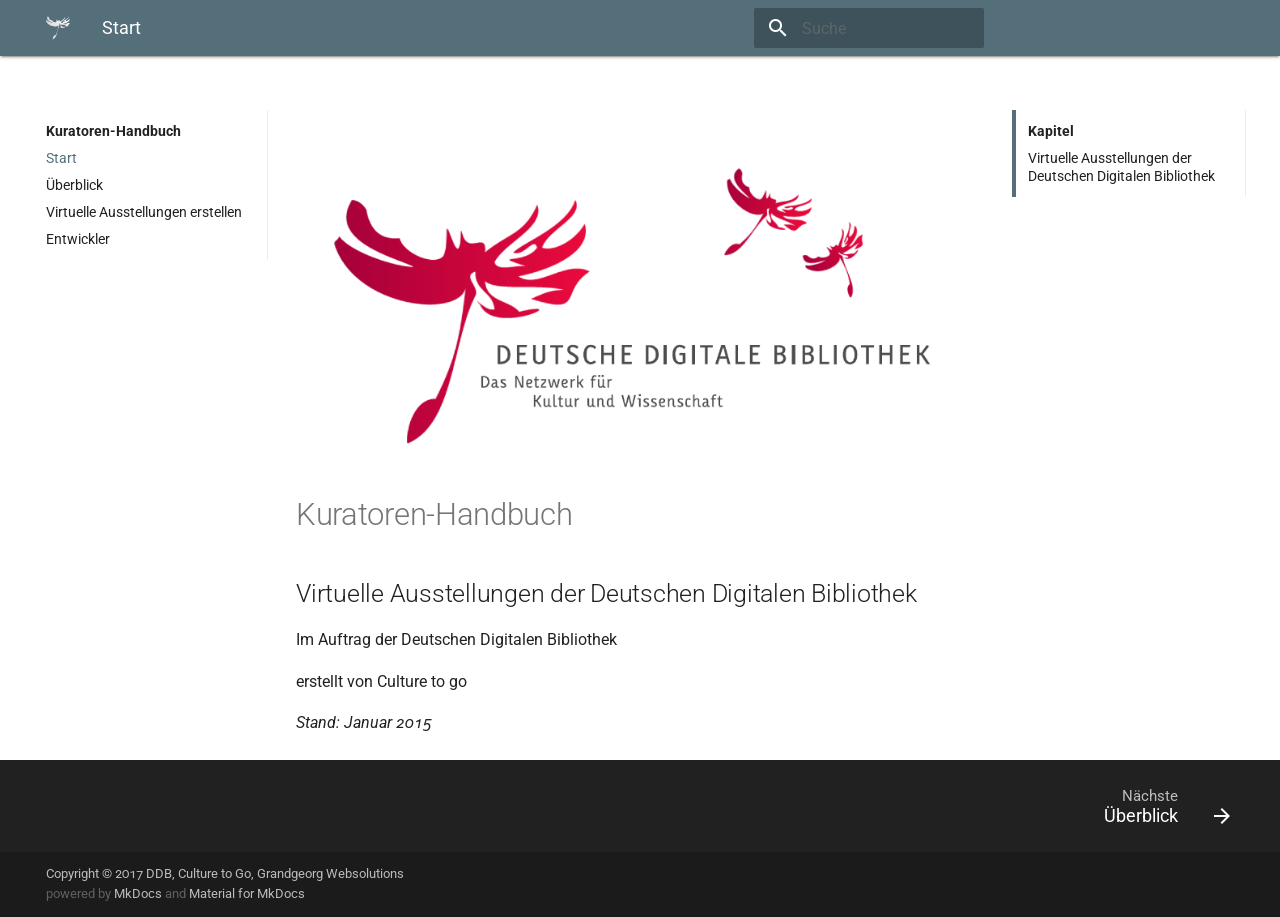
<file: index.html>
<!DOCTYPE html>
<html class="no-js">
  <head>
    
      <meta charset="utf-8">
      <meta name="viewport" content="width=device-width,initial-scale=1">
      
        <meta name="description" content="Virtuelle Ausstellungen der Deutschen Digitalen Bibliothek">
      
      
      
        <meta name="author" content="Deutsche Digitale Bibliothek, Culture to Go & Grandgeorg Websolutions">
      
      
        <link rel="shortcut icon" href="./assets/images/favicon.ico">
      
      <meta name="generator" content="mkdocs-0.16.1, mkdocs-material-1.0.5">
    
    
      
        <title>Start - Kuratoren-Handbuch</title>
      
    
    
      <script src="./assets/javascripts/modernizr-56ade86843.js"></script>
    
    
      <link rel="stylesheet" href="./assets/stylesheets/application-a7dac97dbb.css">
      
        <link rel="stylesheet" href="./assets/stylesheets/application-02ce7adcc2.palette.css">
      
    
    
      
        
        
        
        <link rel="stylesheet" href="https://fonts.googleapis.com/css?family=Roboto:300,400,400i,700|Roboto+Mono">
        <style>body,input{font-family:"Roboto","Helvetica Neue",Helvetica,Arial,sans-serif}code,kbd,pre{font-family:"Roboto Mono","Courier New",Courier,monospace}</style>
      
      <link rel="stylesheet" href="https://fonts.googleapis.com/icon?family=Material+Icons">
    
    
      <link rel="stylesheet" href="./css/extra.css">
    
    
  </head>
  
  
  
  
    <body data-md-color-primary="blue-grey" data-md-color-accent="blue-grey">
  
    <svg class="md-svg">
      <defs>
        
        
      </defs>
    </svg>
    <input class="md-toggle" data-md-toggle="drawer" type="checkbox" id="drawer">
    <input class="md-toggle" data-md-toggle="search" type="checkbox" id="search">
    <label class="md-overlay" data-md-component="overlay" for="drawer"></label>
    
      <header class="md-header">
  <nav class="md-header-nav md-grid">
    <div class="md-flex">
      <div class="md-flex__cell md-flex__cell--shrink">
        <a href="index.html" title="Kuratoren-Handbuch" class=" md-logo  md-header-nav__button">
          
            <img src="./img/logo.svg" width="24" height="24">
          
        </a>
      </div>
      <div class="md-flex__cell md-flex__cell--shrink">
        <label class="md-icon md-icon--menu md-header-nav__button" for="drawer"></label>
      </div>
      <div class="md-flex__cell md-flex__cell--stretch">
        <span class="md-flex__ellipsis md-header-nav__title">
          
            
              
            
            Start
          
        </span>
      </div>
      <div class="md-flex__cell md-flex__cell--shrink">
        
          <label class="md-icon md-icon--search md-header-nav__button" for="search"></label>
          
<div class="md-search" data-md-component="search">
  <div class="md-search__overlay"></div>
  <div class="md-search__inner">
    <form class="md-search__form" name="search">
      <input type="text" class="md-search__input" name="query" placeholder="Suche" accesskey="s" autocapitalize="off" autocorrect="off" autocomplete="off" spellcheck="false">
      <label class="md-icon md-search__icon" for="search"></label>
    </form>
    <div class="md-search__output">
      <div class="md-search__scrollwrap" data-md-scrollfix>
        <div class="md-search-result" data-md-component="result"></div>
      </div>
    </div>
  </div>
</div>
        
      </div>
      <div class="md-flex__cell md-flex__cell--shrink">
          <div class="md-header-nav__source">
            
          </div>
      </div>
    </div>
  </nav>
</header>
    
    <div class="md-container">
      <main class="md-main">
        <div class="md-main__inner md-grid" data-md-component="container">
          
            
              <div class="md-sidebar md-sidebar--primary" data-md-component="navigation">
                <div class="md-sidebar__scrollwrap">
                  <div class="md-sidebar__inner">
                    <nav class="md-nav md-nav--primary">
  <label class="md-nav__title md-nav__title--site" for="drawer">
    <i class=" md-logo  md-nav__button">
      
        <img src="./img/logo.svg">
      
    </i>
    Kuratoren-Handbuch
  </label>
  
  <ul class="md-nav__list" data-md-scrollfix>
    
      
      
  <li class="md-nav__item">
    
    <input class="md-toggle md-nav__toggle" data-md-toggle="toc" type="checkbox" id="toc">
    
      
    
    
      <label class="md-nav__link md-nav__link--active" for="toc">
        Start
      </label>
    
    <a href="index.html" title="Start" class="md-nav__link md-nav__link--active">
      Start
    </a>
    
      
<nav class="md-nav md-nav--secondary">
  
  
    
  
  
    <label class="md-nav__title" for="toc">Kapitel</label>
    <ul class="md-nav__list" data-md-scrollfix>
      
        <li class="md-nav__item">
  <a href="#virtuelle-ausstellungen-der-deutschen-digitalen-bibliothek" title="Virtuelle Ausstellungen der Deutschen Digitalen Bibliothek" class="md-nav__link">
    Virtuelle Ausstellungen der Deutschen Digitalen Bibliothek
  </a>
  
</li>
      
    </ul>
  
</nav>
    
  </li>

    
      
      
  <li class="md-nav__item">
    
      <a href="ueberblick/index.html" title="Überblick" class="md-nav__link">
        Überblick
      </a>
    
  </li>

    
      
      
  <li class="md-nav__item">
    
      <a href="virtuelle-ausstellungen-erstellen/index.html" title="Virtuelle Ausstellungen erstellen" class="md-nav__link">
        Virtuelle Ausstellungen erstellen
      </a>
    
  </li>

    
      
      
  <li class="md-nav__item">
    
      <a href="entwickler/index.html" title="Entwickler" class="md-nav__link">
        Entwickler
      </a>
    
  </li>

    
  </ul>
</nav>
                  </div>
                </div>
              </div>
            
            
              <div class="md-sidebar md-sidebar--secondary" data-md-component="toc">
                <div class="md-sidebar__scrollwrap">
                  <div class="md-sidebar__inner">
                    
<nav class="md-nav md-nav--secondary">
  
  
    
  
  
    <label class="md-nav__title" for="toc">Kapitel</label>
    <ul class="md-nav__list" data-md-scrollfix>
      
        <li class="md-nav__item">
  <a href="#virtuelle-ausstellungen-der-deutschen-digitalen-bibliothek" title="Virtuelle Ausstellungen der Deutschen Digitalen Bibliothek" class="md-nav__link">
    Virtuelle Ausstellungen der Deutschen Digitalen Bibliothek
  </a>
  
</li>
      
    </ul>
  
</nav>
                  </div>
                </div>
              </div>
            
          
          <div class="md-content">
            <article class="md-content__inner md-typeset">
               
              
                
                <p><img alt="Deutsche Digitale Bibliothek" src="./img/image001.png" title="Deutsche Digitale Bibliothek - Das Netzwerk für Kultur und Wissenschaft" /></p>
<h1 id="kuratoren-handbuch">Kuratoren-Handbuch<a class="headerlink" href="#kuratoren-handbuch" title="Permanent link">&para;</a></h1>
<h2 id="virtuelle-ausstellungen-der-deutschen-digitalen-bibliothek">Virtuelle Ausstellungen der Deutschen Digitalen Bibliothek<a class="headerlink" href="#virtuelle-ausstellungen-der-deutschen-digitalen-bibliothek" title="Permanent link">&para;</a></h2>
<p>Im Auftrag der Deutschen Digitalen Bibliothek</p>
<p>erstellt von Culture to go</p>
<p><em>Stand: Januar 2015</em></p>
              
              
            </article>
          </div>
        </div>
      </main>
      
        
<footer class="md-footer">
  
    <div class="md-footer-nav">
      <nav class="md-footer-nav__inner md-grid">
        
        
          <a href="ueberblick/index.html" title="Überblick" class="md-flex md-footer-nav__link md-footer-nav__link--next" rel="next">
            <div class="md-flex__cell md-flex__cell--stretch md-footer-nav__title">
              <span class="md-flex__ellipsis">
                <span class="md-footer-nav__direction">
                  Nächste
                </span>
                Überblick
              </span>
            </div>
            <div class="md-flex__cell md-flex__cell--shrink">
              <i class="md-icon md-icon--arrow-forward md-footer-nav__button"></i>
            </div>
          </a>
        
      </nav>
    </div>
  
  <div class="md-footer-meta md-typeset">
    <div class="md-footer-meta__inner md-grid">
      <div class="md-footer-copyright">
        
          <div class="md-footer-copyright__highlight">
            Copyright &copy; 2017 DDB, Culture to Go, Grandgeorg Websolutions
          </div>
        
        powered by
        <a href="http://www.mkdocs.org" title="MkDocs">MkDocs</a>
        and
        <a href="http://squidfunk.github.io/mkdocs-material/" title="Material for MkDocs">
          Material for MkDocs</a>
      </div>
      
        
      
    </div>
  </div>
</footer>
      
    </div>
    
      <script src="./assets/javascripts/application-0dae3d4464.js"></script>
      <script>app.initialize({url:{base:"."}})</script>
      
        <script src="./js/jquery-3.1.1.min.js"></script>
      
        <script src="./js/extra.js"></script>
      
    
    
      
    
  </body>
</html>
</file>
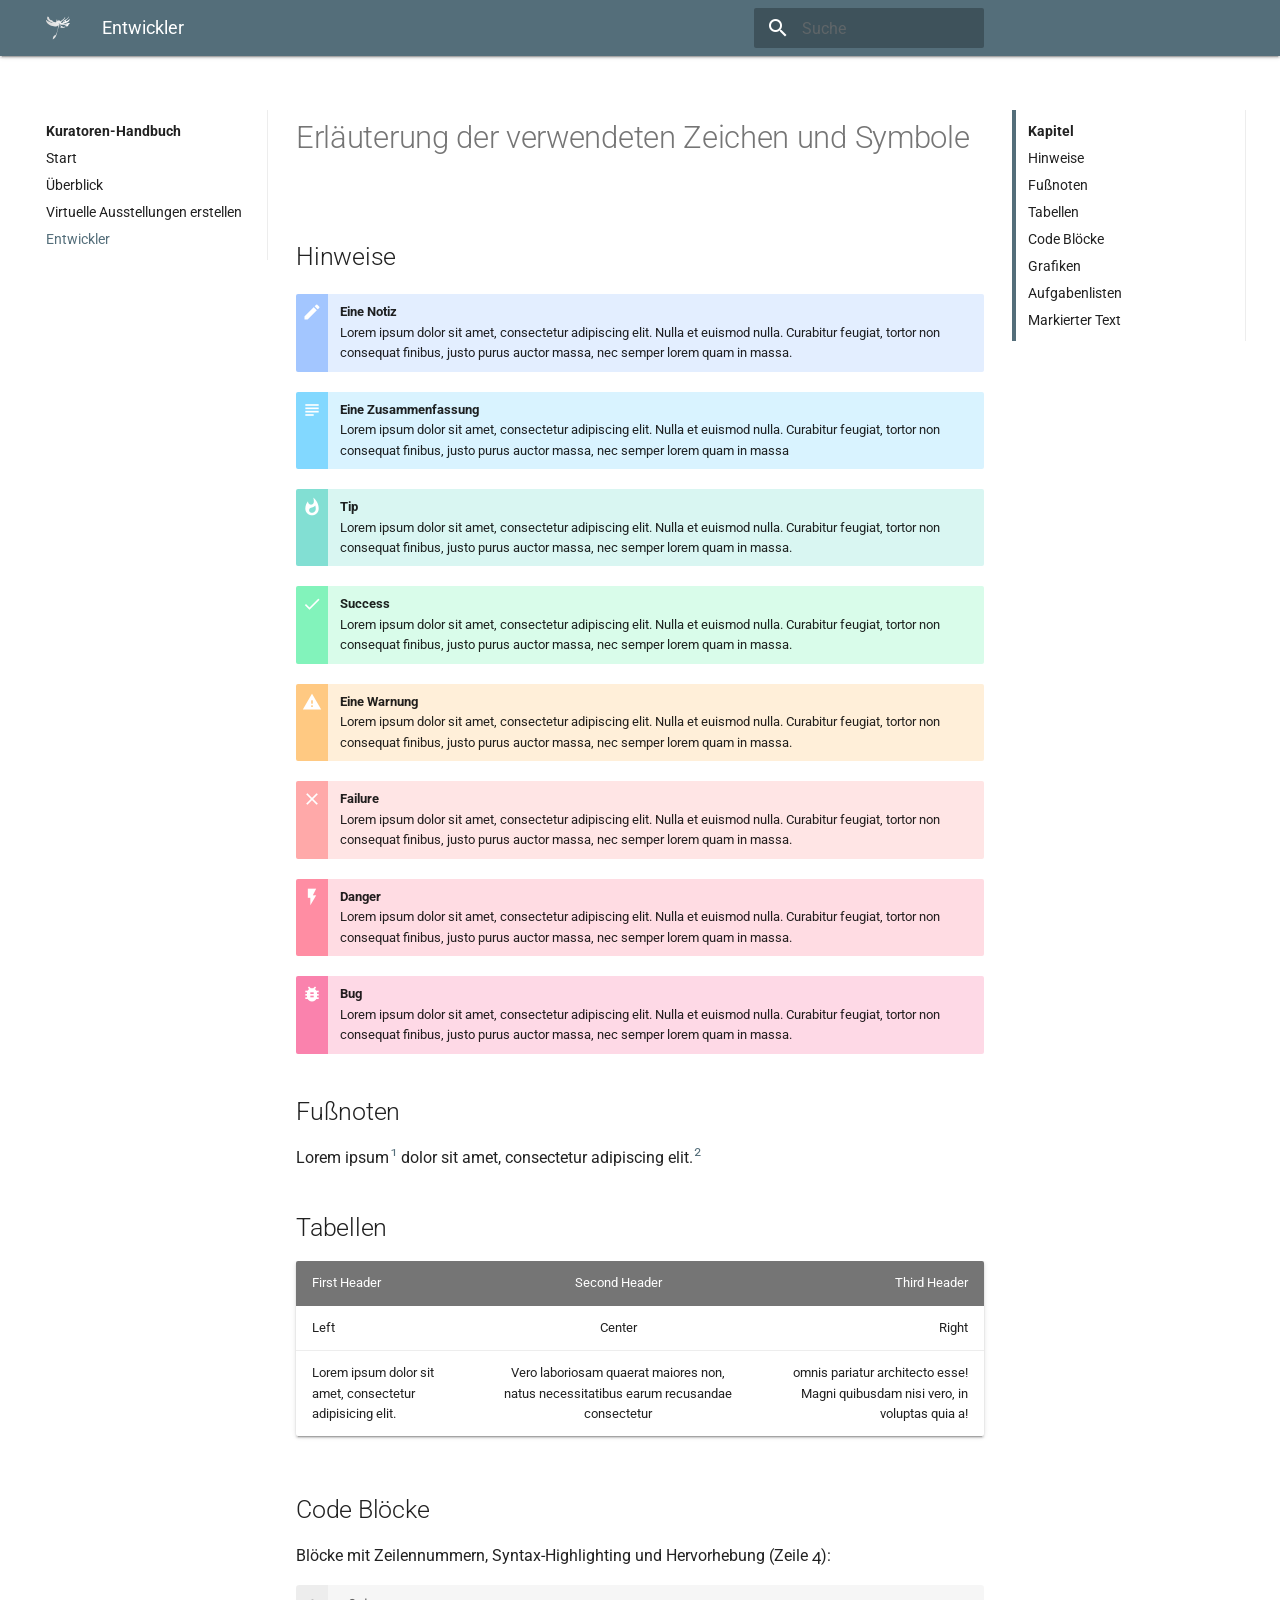
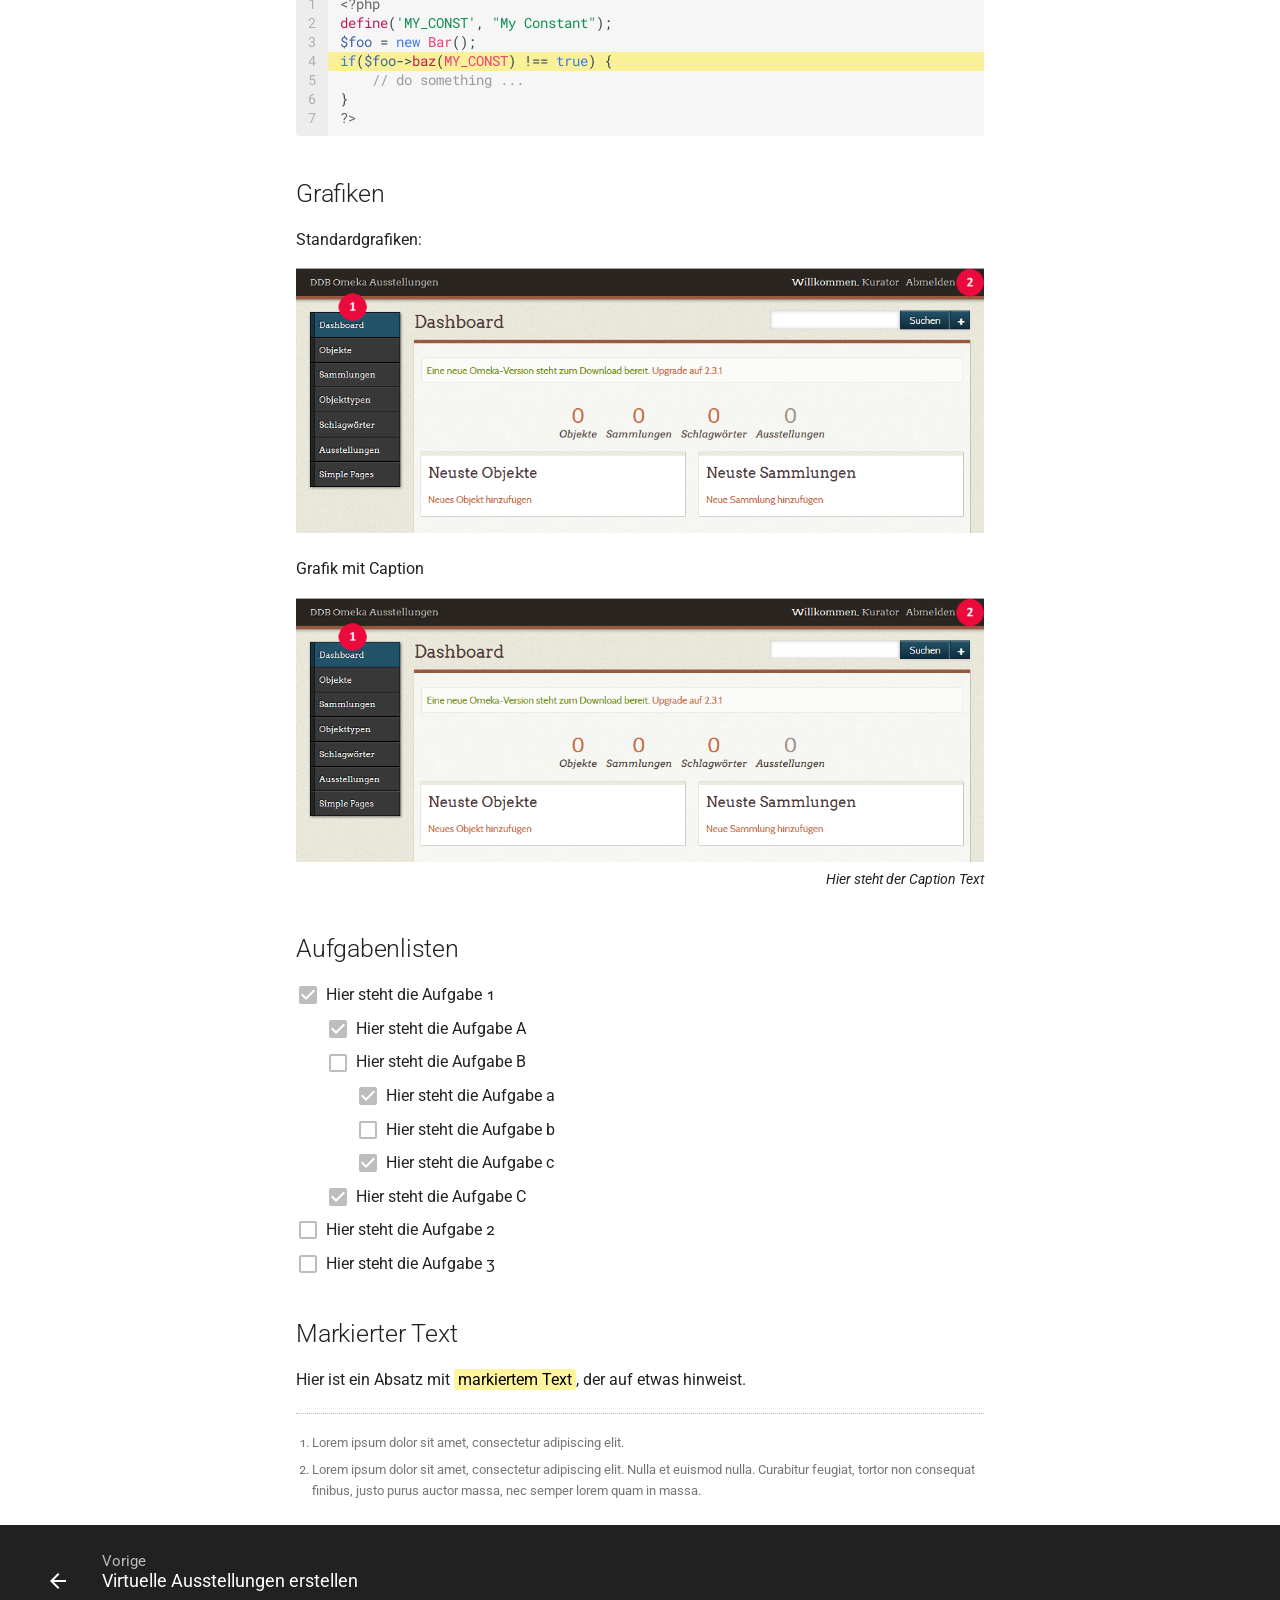
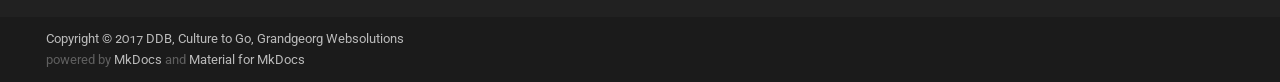
<file: entwickler/index.html>
<!DOCTYPE html>
<html class="no-js">
  <head>
    
      <meta charset="utf-8">
      <meta name="viewport" content="width=device-width,initial-scale=1">
      
        <meta name="description" content="Virtuelle Ausstellungen der Deutschen Digitalen Bibliothek">
      
      
      
        <meta name="author" content="Deutsche Digitale Bibliothek, Culture to Go & Grandgeorg Websolutions">
      
      
        <link rel="shortcut icon" href="../assets/images/favicon.ico">
      
      <meta name="generator" content="mkdocs-0.16.1, mkdocs-material-1.0.5">
    
    
      
        <title>Entwickler - Kuratoren-Handbuch</title>
      
    
    
      <script src="../assets/javascripts/modernizr-56ade86843.js"></script>
    
    
      <link rel="stylesheet" href="../assets/stylesheets/application-a7dac97dbb.css">
      
        <link rel="stylesheet" href="../assets/stylesheets/application-02ce7adcc2.palette.css">
      
    
    
      
        
        
        
        <link rel="stylesheet" href="https://fonts.googleapis.com/css?family=Roboto:300,400,400i,700|Roboto+Mono">
        <style>body,input{font-family:"Roboto","Helvetica Neue",Helvetica,Arial,sans-serif}code,kbd,pre{font-family:"Roboto Mono","Courier New",Courier,monospace}</style>
      
      <link rel="stylesheet" href="https://fonts.googleapis.com/icon?family=Material+Icons">
    
    
      <link rel="stylesheet" href="../css/extra.css">
    
    
  </head>
  
  
  
  
    <body data-md-color-primary="blue-grey" data-md-color-accent="blue-grey">
  
    <svg class="md-svg">
      <defs>
        
        
      </defs>
    </svg>
    <input class="md-toggle" data-md-toggle="drawer" type="checkbox" id="drawer">
    <input class="md-toggle" data-md-toggle="search" type="checkbox" id="search">
    <label class="md-overlay" data-md-component="overlay" for="drawer"></label>
    
      <header class="md-header">
  <nav class="md-header-nav md-grid">
    <div class="md-flex">
      <div class="md-flex__cell md-flex__cell--shrink">
        <a href="../index.html" title="Kuratoren-Handbuch" class=" md-logo  md-header-nav__button">
          
            <img src="../img/logo.svg" width="24" height="24">
          
        </a>
      </div>
      <div class="md-flex__cell md-flex__cell--shrink">
        <label class="md-icon md-icon--menu md-header-nav__button" for="drawer"></label>
      </div>
      <div class="md-flex__cell md-flex__cell--stretch">
        <span class="md-flex__ellipsis md-header-nav__title">
          
            
              
            
            Entwickler
          
        </span>
      </div>
      <div class="md-flex__cell md-flex__cell--shrink">
        
          <label class="md-icon md-icon--search md-header-nav__button" for="search"></label>
          
<div class="md-search" data-md-component="search">
  <div class="md-search__overlay"></div>
  <div class="md-search__inner">
    <form class="md-search__form" name="search">
      <input type="text" class="md-search__input" name="query" placeholder="Suche" accesskey="s" autocapitalize="off" autocorrect="off" autocomplete="off" spellcheck="false">
      <label class="md-icon md-search__icon" for="search"></label>
    </form>
    <div class="md-search__output">
      <div class="md-search__scrollwrap" data-md-scrollfix>
        <div class="md-search-result" data-md-component="result"></div>
      </div>
    </div>
  </div>
</div>
        
      </div>
      <div class="md-flex__cell md-flex__cell--shrink">
          <div class="md-header-nav__source">
            
          </div>
      </div>
    </div>
  </nav>
</header>
    
    <div class="md-container">
      <main class="md-main">
        <div class="md-main__inner md-grid" data-md-component="container">
          
            
              <div class="md-sidebar md-sidebar--primary" data-md-component="navigation">
                <div class="md-sidebar__scrollwrap">
                  <div class="md-sidebar__inner">
                    <nav class="md-nav md-nav--primary">
  <label class="md-nav__title md-nav__title--site" for="drawer">
    <i class=" md-logo  md-nav__button">
      
        <img src="../img/logo.svg">
      
    </i>
    Kuratoren-Handbuch
  </label>
  
  <ul class="md-nav__list" data-md-scrollfix>
    
      
      
  <li class="md-nav__item">
    
      <a href="../index.html" title="Start" class="md-nav__link">
        Start
      </a>
    
  </li>

    
      
      
  <li class="md-nav__item">
    
      <a href="../ueberblick/index.html" title="Überblick" class="md-nav__link">
        Überblick
      </a>
    
  </li>

    
      
      
  <li class="md-nav__item">
    
      <a href="../virtuelle-ausstellungen-erstellen/index.html" title="Virtuelle Ausstellungen erstellen" class="md-nav__link">
        Virtuelle Ausstellungen erstellen
      </a>
    
  </li>

    
      
      
  <li class="md-nav__item">
    
    <input class="md-toggle md-nav__toggle" data-md-toggle="toc" type="checkbox" id="toc">
    
      
    
    
      <label class="md-nav__link md-nav__link--active" for="toc">
        Entwickler
      </label>
    
    <a href="index.html" title="Entwickler" class="md-nav__link md-nav__link--active">
      Entwickler
    </a>
    
      
<nav class="md-nav md-nav--secondary">
  
  
    
  
  
    <label class="md-nav__title" for="toc">Kapitel</label>
    <ul class="md-nav__list" data-md-scrollfix>
      
        <li class="md-nav__item">
  <a href="#hinweise" title="Hinweise" class="md-nav__link">
    Hinweise
  </a>
  
</li>
      
        <li class="md-nav__item">
  <a href="#funoten" title="Fußnoten" class="md-nav__link">
    Fußnoten
  </a>
  
</li>
      
        <li class="md-nav__item">
  <a href="#tabellen" title="Tabellen" class="md-nav__link">
    Tabellen
  </a>
  
</li>
      
        <li class="md-nav__item">
  <a href="#code-blocke" title="Code Blöcke" class="md-nav__link">
    Code Blöcke
  </a>
  
</li>
      
        <li class="md-nav__item">
  <a href="#grafiken" title="Grafiken" class="md-nav__link">
    Grafiken
  </a>
  
</li>
      
        <li class="md-nav__item">
  <a href="#aufgabenlisten" title="Aufgabenlisten" class="md-nav__link">
    Aufgabenlisten
  </a>
  
</li>
      
        <li class="md-nav__item">
  <a href="#markierter-text" title="Markierter Text" class="md-nav__link">
    Markierter Text
  </a>
  
</li>
      
    </ul>
  
</nav>
    
  </li>

    
  </ul>
</nav>
                  </div>
                </div>
              </div>
            
            
              <div class="md-sidebar md-sidebar--secondary" data-md-component="toc">
                <div class="md-sidebar__scrollwrap">
                  <div class="md-sidebar__inner">
                    
<nav class="md-nav md-nav--secondary">
  
  
    
  
  
    <label class="md-nav__title" for="toc">Kapitel</label>
    <ul class="md-nav__list" data-md-scrollfix>
      
        <li class="md-nav__item">
  <a href="#hinweise" title="Hinweise" class="md-nav__link">
    Hinweise
  </a>
  
</li>
      
        <li class="md-nav__item">
  <a href="#funoten" title="Fußnoten" class="md-nav__link">
    Fußnoten
  </a>
  
</li>
      
        <li class="md-nav__item">
  <a href="#tabellen" title="Tabellen" class="md-nav__link">
    Tabellen
  </a>
  
</li>
      
        <li class="md-nav__item">
  <a href="#code-blocke" title="Code Blöcke" class="md-nav__link">
    Code Blöcke
  </a>
  
</li>
      
        <li class="md-nav__item">
  <a href="#grafiken" title="Grafiken" class="md-nav__link">
    Grafiken
  </a>
  
</li>
      
        <li class="md-nav__item">
  <a href="#aufgabenlisten" title="Aufgabenlisten" class="md-nav__link">
    Aufgabenlisten
  </a>
  
</li>
      
        <li class="md-nav__item">
  <a href="#markierter-text" title="Markierter Text" class="md-nav__link">
    Markierter Text
  </a>
  
</li>
      
    </ul>
  
</nav>
                  </div>
                </div>
              </div>
            
          
          <div class="md-content">
            <article class="md-content__inner md-typeset">
               
              
                
                <h1 id="erlauterung-der-verwendeten-zeichen-und-symbole">Erläuterung der verwendeten Zeichen und Symbole<a class="headerlink" href="#erlauterung-der-verwendeten-zeichen-und-symbole" title="Permanent link">&para;</a></h1>
<h2 id="hinweise">Hinweise<a class="headerlink" href="#hinweise" title="Permanent link">&para;</a></h2>
<div class="admonition note">
<p class="admonition-title">Eine Notiz</p>
<p>Lorem ipsum dolor sit amet, consectetur adipiscing elit. Nulla et euismod
nulla. Curabitur feugiat, tortor non consequat finibus, justo purus auctor
massa, nec semper lorem quam in massa.</p>
</div>
<div class="admonition summary">
<p class="admonition-title">Eine Zusammenfassung</p>
<p>Lorem ipsum dolor sit amet, consectetur adipiscing elit. Nulla et euismod
nulla. Curabitur feugiat, tortor non consequat finibus, justo purus auctor
massa, nec semper lorem quam in massa</p>
</div>
<div class="admonition tip">
<p class="admonition-title">Tip</p>
<p>Lorem ipsum dolor sit amet, consectetur adipiscing elit. Nulla et euismod
nulla. Curabitur feugiat, tortor non consequat finibus, justo purus auctor
massa, nec semper lorem quam in massa.</p>
</div>
<div class="admonition success">
<p class="admonition-title">Success</p>
<p>Lorem ipsum dolor sit amet, consectetur adipiscing elit. Nulla et euismod
nulla. Curabitur feugiat, tortor non consequat finibus, justo purus auctor
massa, nec semper lorem quam in massa.</p>
</div>
<div class="admonition warning">
<p class="admonition-title">Eine Warnung</p>
<p>Lorem ipsum dolor sit amet, consectetur adipiscing elit. Nulla et euismod
nulla. Curabitur feugiat, tortor non consequat finibus, justo purus auctor
massa, nec semper lorem quam in massa.</p>
</div>
<div class="admonition failure">
<p class="admonition-title">Failure</p>
<p>Lorem ipsum dolor sit amet, consectetur adipiscing elit. Nulla et euismod
nulla. Curabitur feugiat, tortor non consequat finibus, justo purus auctor
massa, nec semper lorem quam in massa.</p>
</div>
<div class="admonition danger">
<p class="admonition-title">Danger</p>
<p>Lorem ipsum dolor sit amet, consectetur adipiscing elit. Nulla et euismod
nulla. Curabitur feugiat, tortor non consequat finibus, justo purus auctor
massa, nec semper lorem quam in massa.</p>
</div>
<div class="admonition bug">
<p class="admonition-title">Bug</p>
<p>Lorem ipsum dolor sit amet, consectetur adipiscing elit. Nulla et euismod
nulla. Curabitur feugiat, tortor non consequat finibus, justo purus auctor
massa, nec semper lorem quam in massa.</p>
</div>
<h2 id="funoten">Fußnoten<a class="headerlink" href="#funoten" title="Permanent link">&para;</a></h2>
<p>Lorem ipsum<sup id="fnref:1"><a class="footnote-ref" href="#fn:1" rel="footnote">1</a></sup> dolor sit amet, consectetur adipiscing elit.<sup id="fnref:2"><a class="footnote-ref" href="#fn:2" rel="footnote">2</a></sup></p>
<h2 id="tabellen">Tabellen<a class="headerlink" href="#tabellen" title="Permanent link">&para;</a></h2>
<table>
<thead>
<tr>
<th align="left">First Header</th>
<th align="center">Second Header</th>
<th align="right">Third Header</th>
</tr>
</thead>
<tbody>
<tr>
<td align="left">Left</td>
<td align="center">Center</td>
<td align="right">Right</td>
</tr>
<tr>
<td align="left">Lorem ipsum dolor sit amet, consectetur adipisicing elit.</td>
<td align="center">Vero laboriosam quaerat maiores non, natus necessitatibus earum recusandae consectetur</td>
<td align="right">omnis pariatur architecto esse! Magni quibusdam nisi vero, in voluptas quia a!</td>
</tr>
</tbody>
</table>
<h2 id="code-blocke">Code Blöcke<a class="headerlink" href="#code-blocke" title="Permanent link">&para;</a></h2>
<p>Blöcke mit Zeilennummern, Syntax-Highlighting und Hervorhebung (Zeile 4):</p>
<table class="codehilitetable"><tr><td class="linenos"><div class="linenodiv"><pre>1
2
3
4
5
6
7</pre></div></td><td class="code"><div class="codehilite"><pre><span></span><span class="cp">&lt;?php</span>
<span class="nb">define</span><span class="p">(</span><span class="s1">&#39;MY_CONST&#39;</span><span class="p">,</span> <span class="s2">&quot;My Constant&quot;</span><span class="p">);</span>
<span class="nv">$foo</span> <span class="o">=</span> <span class="k">new</span> <span class="nx">Bar</span><span class="p">();</span>
<span class="hll"><span class="k">if</span><span class="p">(</span><span class="nv">$foo</span><span class="o">-&gt;</span><span class="na">baz</span><span class="p">(</span><span class="nx">MY_CONST</span><span class="p">)</span> <span class="o">!==</span> <span class="k">true</span><span class="p">)</span> <span class="p">{</span>
</span>    <span class="c1">// do something ...</span>
<span class="p">}</span>
<span class="cp">?&gt;</span><span class="x"></span>
</pre></div>
</td></tr></table>

<h2 id="grafiken">Grafiken<a class="headerlink" href="#grafiken" title="Permanent link">&para;</a></h2>
<p>Standardgrafiken:</p>
<p><img alt="Alternativer Text" src="../img/image010.png" title="Optionales title-Attribut" /></p>
<p>Grafik mit Caption</p>
<figure><img alt="Hier steht der Caption Text" src="../img/image010.png" title="Optionales title-Attribut" /><figcaption>Hier steht der Caption Text</figcaption>
</figure>
<h2 id="aufgabenlisten">Aufgabenlisten<a class="headerlink" href="#aufgabenlisten" title="Permanent link">&para;</a></h2>
<ul class="task-list">
<li class="task-list-item"><label class="task-list-control"><input type="checkbox" disabled checked/><span class="task-list-indicator"></span></label> Hier steht die Aufgabe 1<ul class="task-list">
<li class="task-list-item"><label class="task-list-control"><input type="checkbox" disabled checked/><span class="task-list-indicator"></span></label> Hier steht die Aufgabe A</li>
<li class="task-list-item"><label class="task-list-control"><input type="checkbox" disabled/><span class="task-list-indicator"></span></label> Hier steht die Aufgabe B<ul class="task-list">
<li class="task-list-item"><label class="task-list-control"><input type="checkbox" disabled checked/><span class="task-list-indicator"></span></label> Hier steht die Aufgabe a</li>
<li class="task-list-item"><label class="task-list-control"><input type="checkbox" disabled/><span class="task-list-indicator"></span></label> Hier steht die Aufgabe b</li>
<li class="task-list-item"><label class="task-list-control"><input type="checkbox" disabled checked/><span class="task-list-indicator"></span></label> Hier steht die Aufgabe c</li>
</ul>
</li>
<li class="task-list-item"><label class="task-list-control"><input type="checkbox" disabled checked/><span class="task-list-indicator"></span></label> Hier steht die Aufgabe C</li>
</ul>
</li>
<li class="task-list-item"><label class="task-list-control"><input type="checkbox" disabled/><span class="task-list-indicator"></span></label> Hier steht die Aufgabe 2</li>
<li class="task-list-item"><label class="task-list-control"><input type="checkbox" disabled/><span class="task-list-indicator"></span></label> Hier steht die Aufgabe 3</li>
</ul>
<h2 id="markierter-text">Markierter Text<a class="headerlink" href="#markierter-text" title="Permanent link">&para;</a></h2>
<p>Hier ist ein Absatz mit <mark>markiertem Text</mark>, der auf etwas hinweist.</p>
<div class="footnote">
<hr />
<ol>
<li id="fn:1">
<p>Lorem ipsum dolor sit amet, consectetur adipiscing elit.&#160;<a class="footnote-backref" href="#fnref:1" rev="footnote" title="Jump back to footnote 1 in the text">&#8617;</a></p>
</li>
<li id="fn:2">
<p>Lorem ipsum dolor sit amet, consectetur adipiscing elit. Nulla et euismod
nulla. Curabitur feugiat, tortor non consequat finibus, justo purus auctor
massa, nec semper lorem quam in massa.&#160;<a class="footnote-backref" href="#fnref:2" rev="footnote" title="Jump back to footnote 2 in the text">&#8617;</a></p>
</li>
</ol>
</div>
              
              
            </article>
          </div>
        </div>
      </main>
      
        
<footer class="md-footer">
  
    <div class="md-footer-nav">
      <nav class="md-footer-nav__inner md-grid">
        
          <a href="../virtuelle-ausstellungen-erstellen/index.html" title="Virtuelle Ausstellungen erstellen" class="md-flex md-footer-nav__link md-footer-nav__link--prev" rel="prev">
            <div class="md-flex__cell md-flex__cell--shrink">
              <i class="md-icon md-icon--arrow-back md-footer-nav__button"></i>
            </div>
            <div class="md-flex__cell md-flex__cell--stretch md-footer-nav__title">
              <span class="md-flex__ellipsis">
                <span class="md-footer-nav__direction">
                  Vorige
                </span>
                Virtuelle Ausstellungen erstellen
              </span>
            </div>
          </a>
        
        
      </nav>
    </div>
  
  <div class="md-footer-meta md-typeset">
    <div class="md-footer-meta__inner md-grid">
      <div class="md-footer-copyright">
        
          <div class="md-footer-copyright__highlight">
            Copyright &copy; 2017 DDB, Culture to Go, Grandgeorg Websolutions
          </div>
        
        powered by
        <a href="http://www.mkdocs.org" title="MkDocs">MkDocs</a>
        and
        <a href="http://squidfunk.github.io/mkdocs-material/" title="Material for MkDocs">
          Material for MkDocs</a>
      </div>
      
        
      
    </div>
  </div>
</footer>
      
    </div>
    
      <script src="../assets/javascripts/application-0dae3d4464.js"></script>
      <script>app.initialize({url:{base:".."}})</script>
      
        <script src="../js/jquery-3.1.1.min.js"></script>
      
        <script src="../js/extra.js"></script>
      
    
    
      
    
  </body>
</html>
</file>
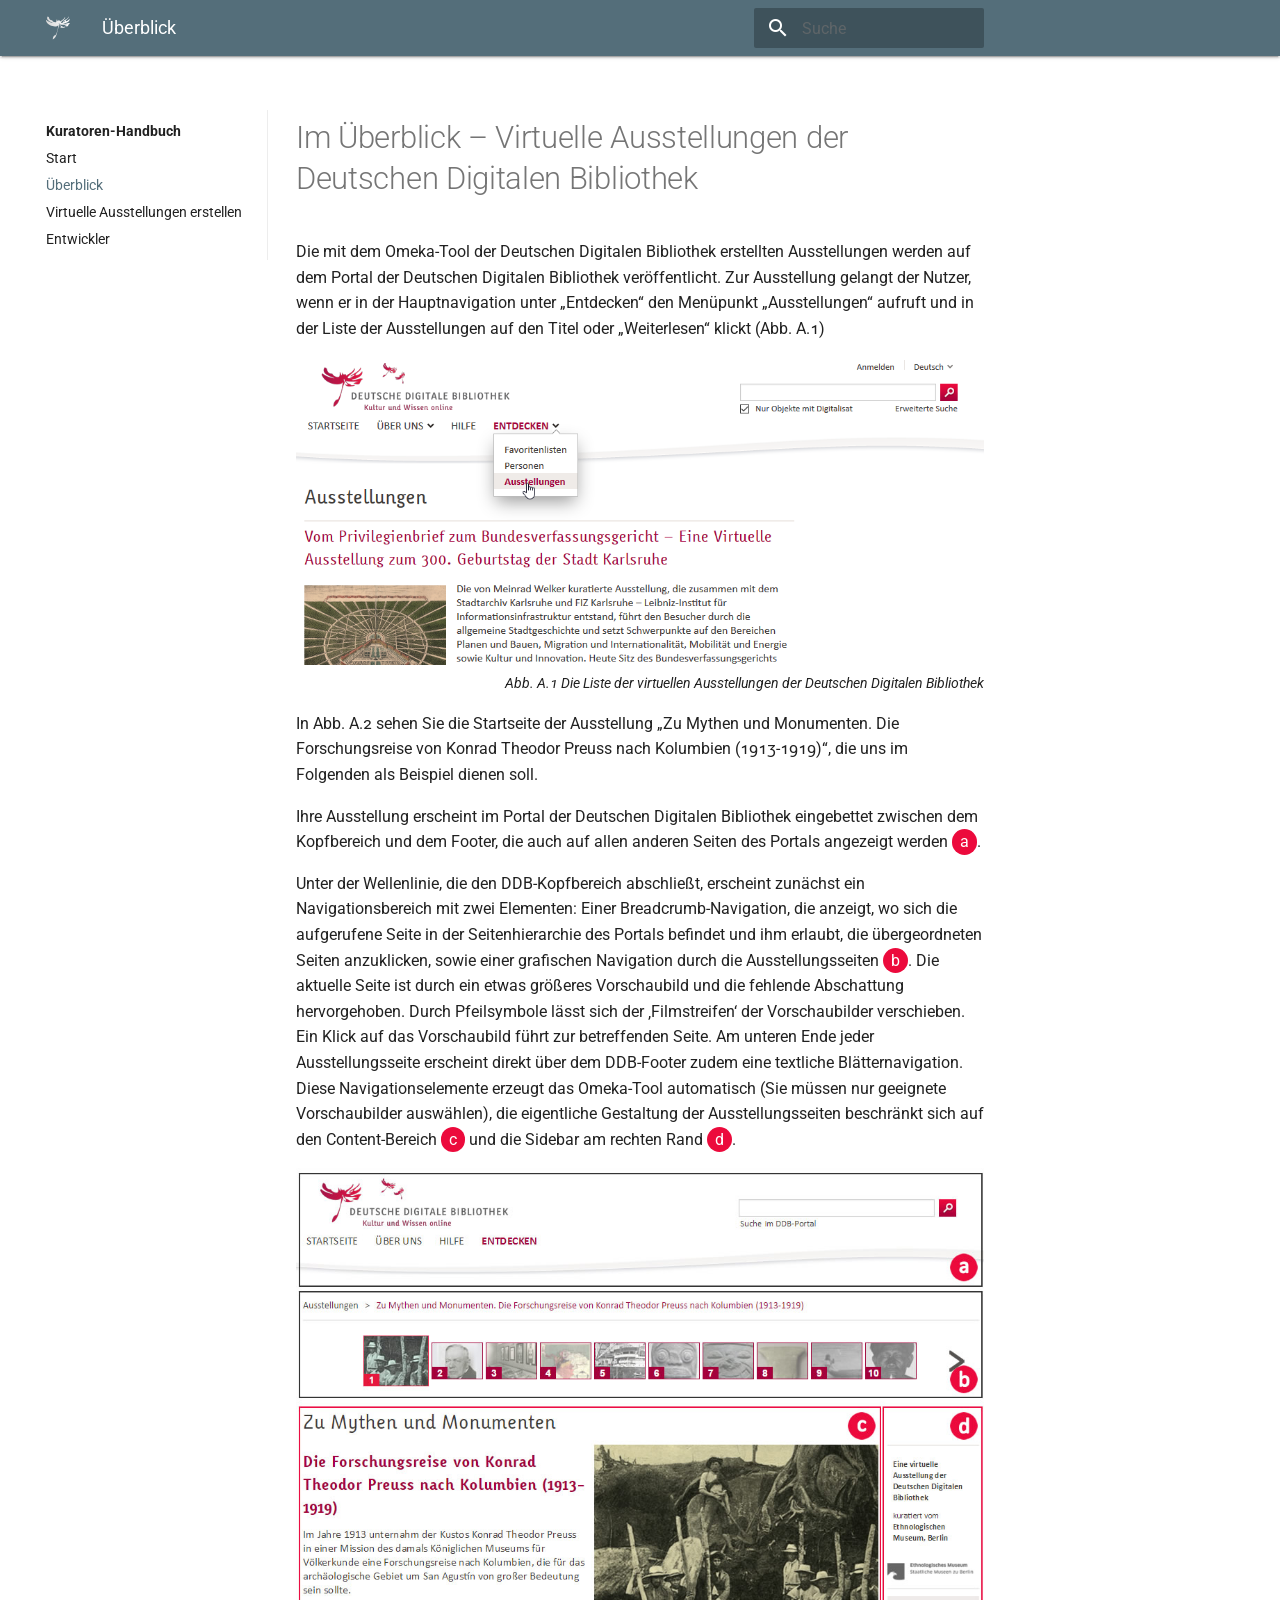
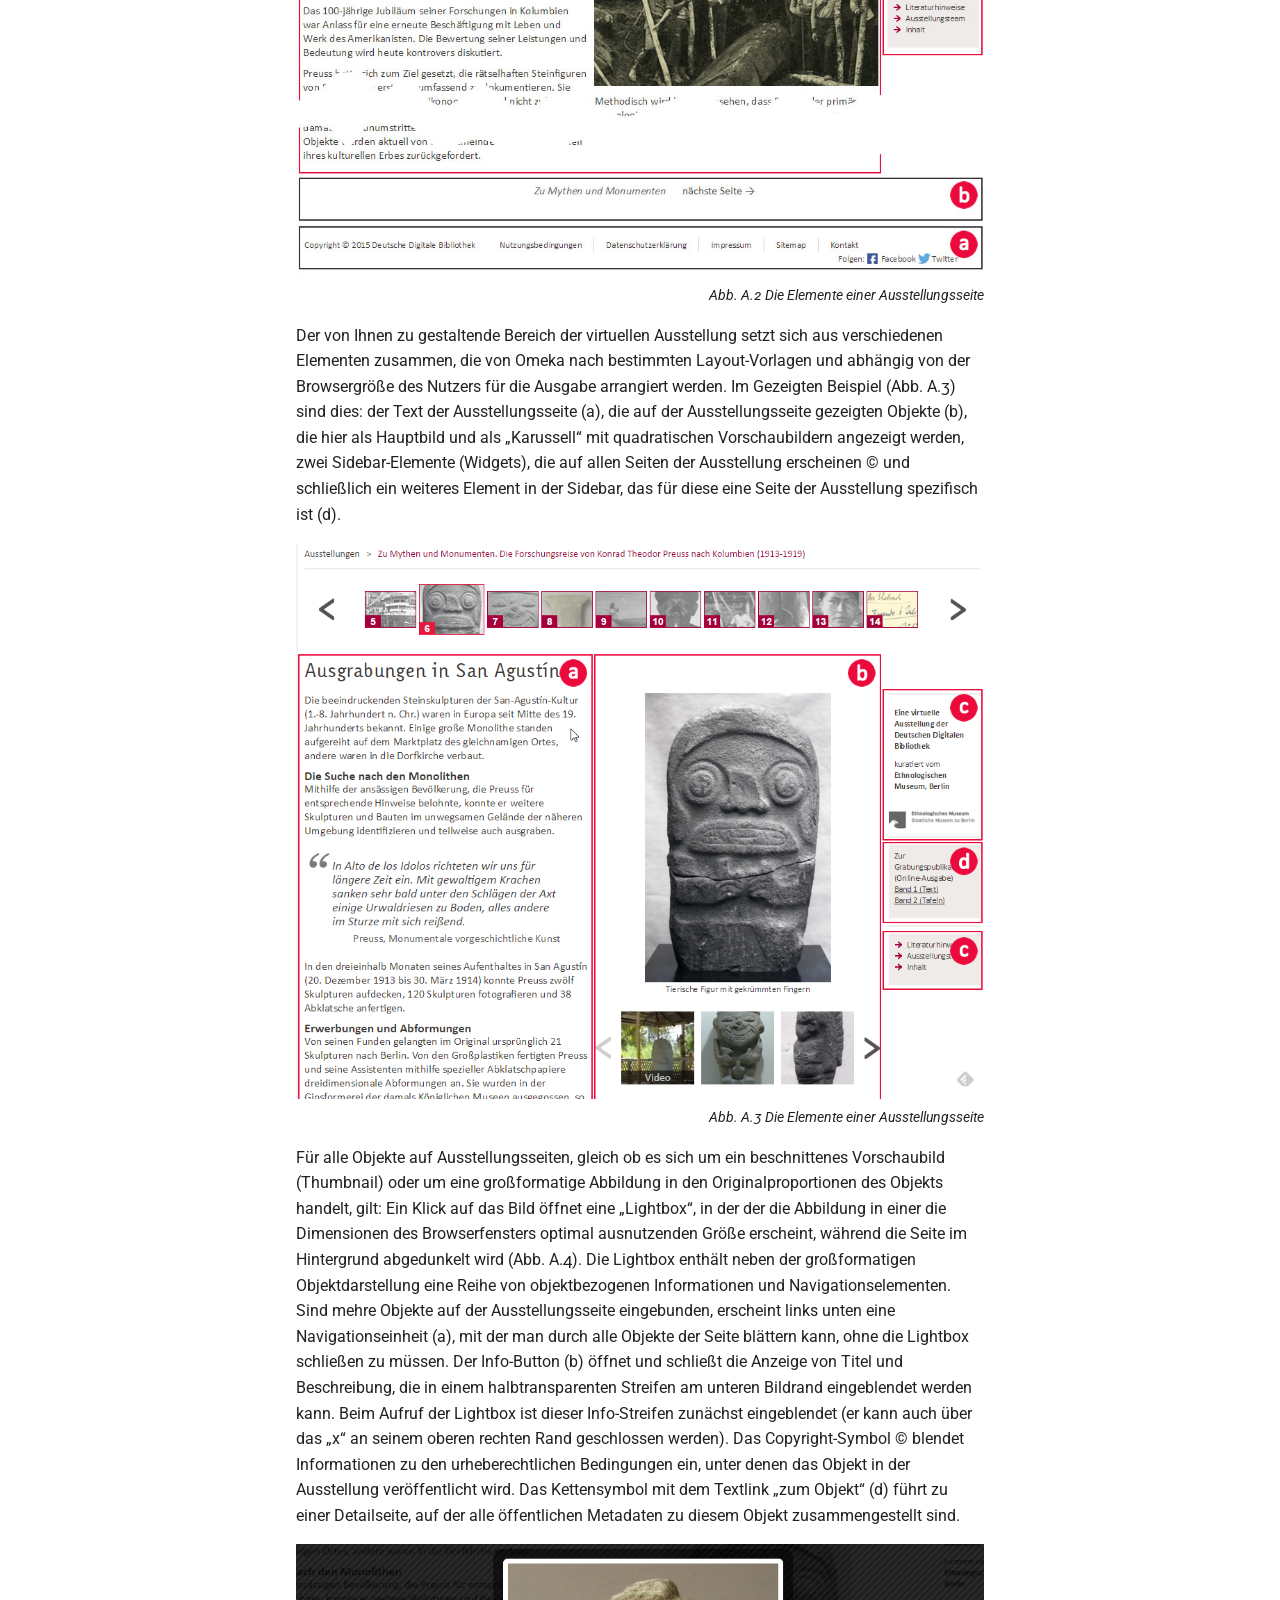
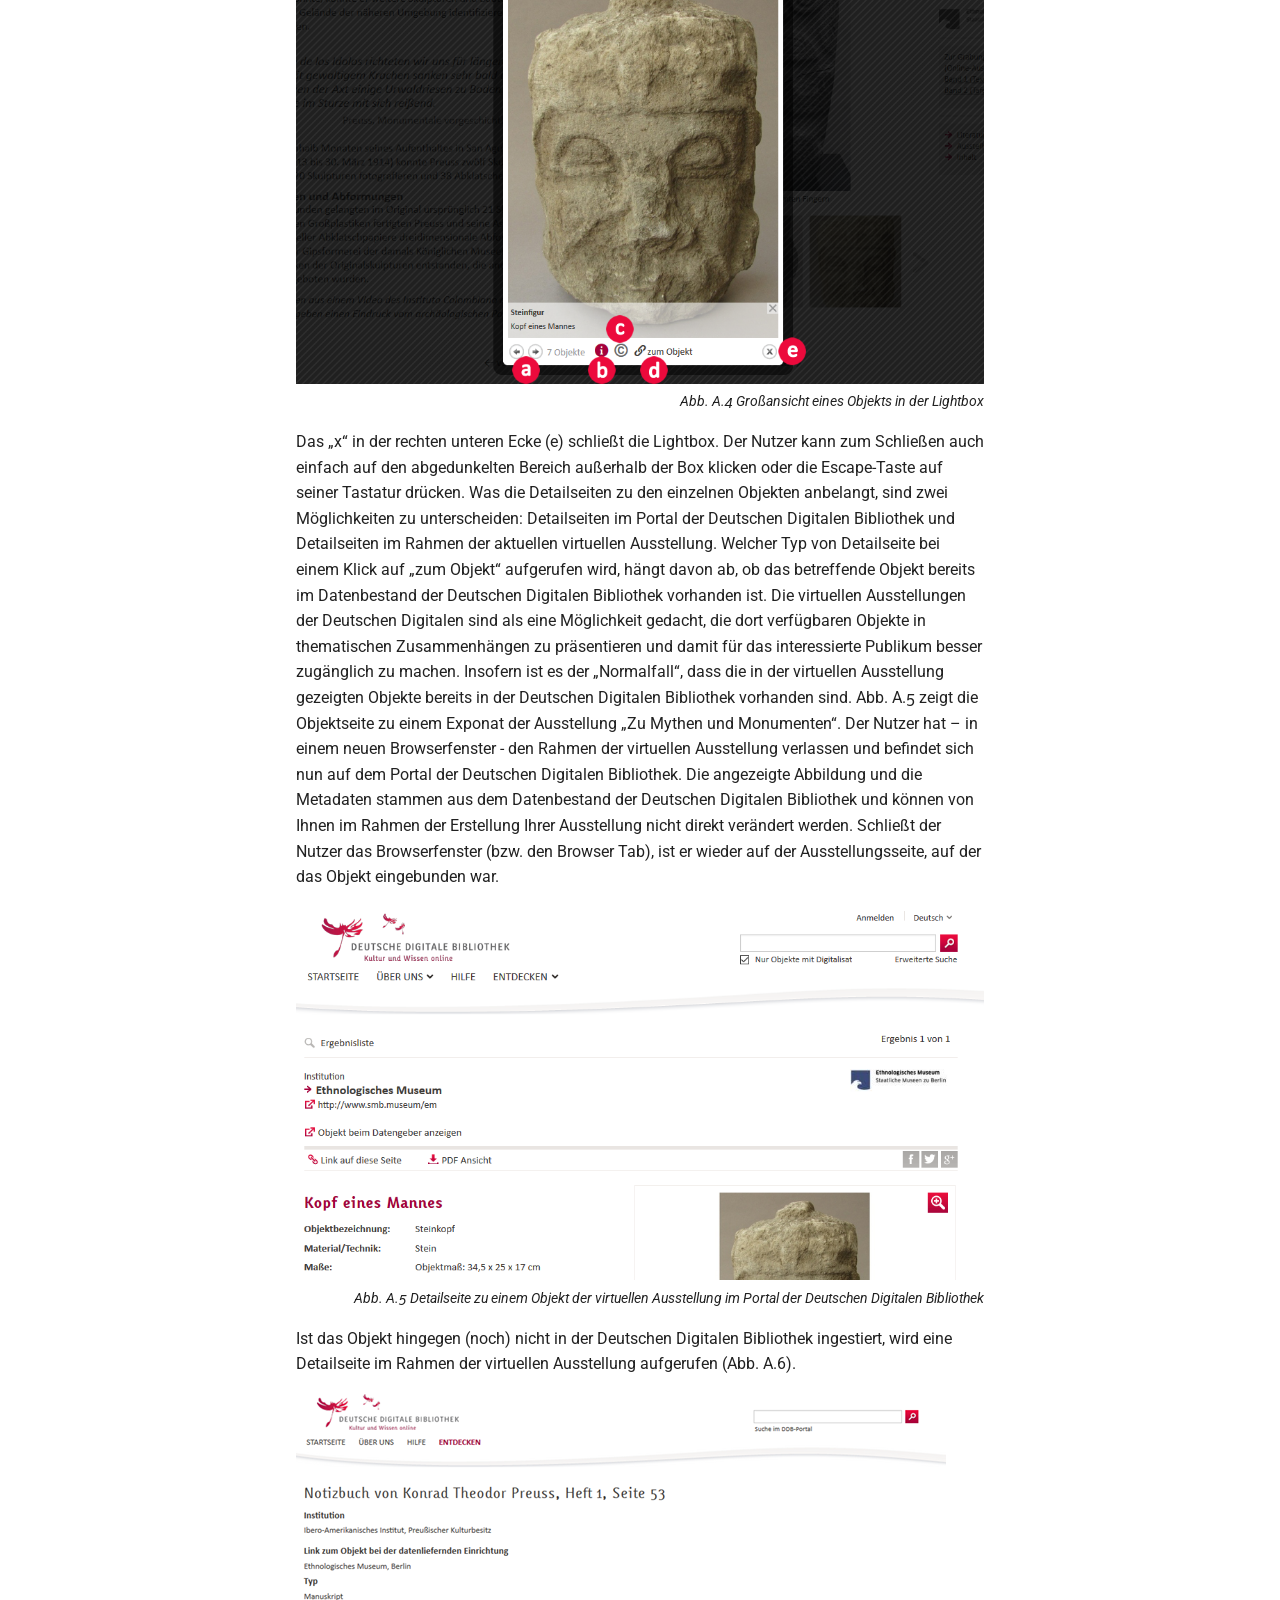
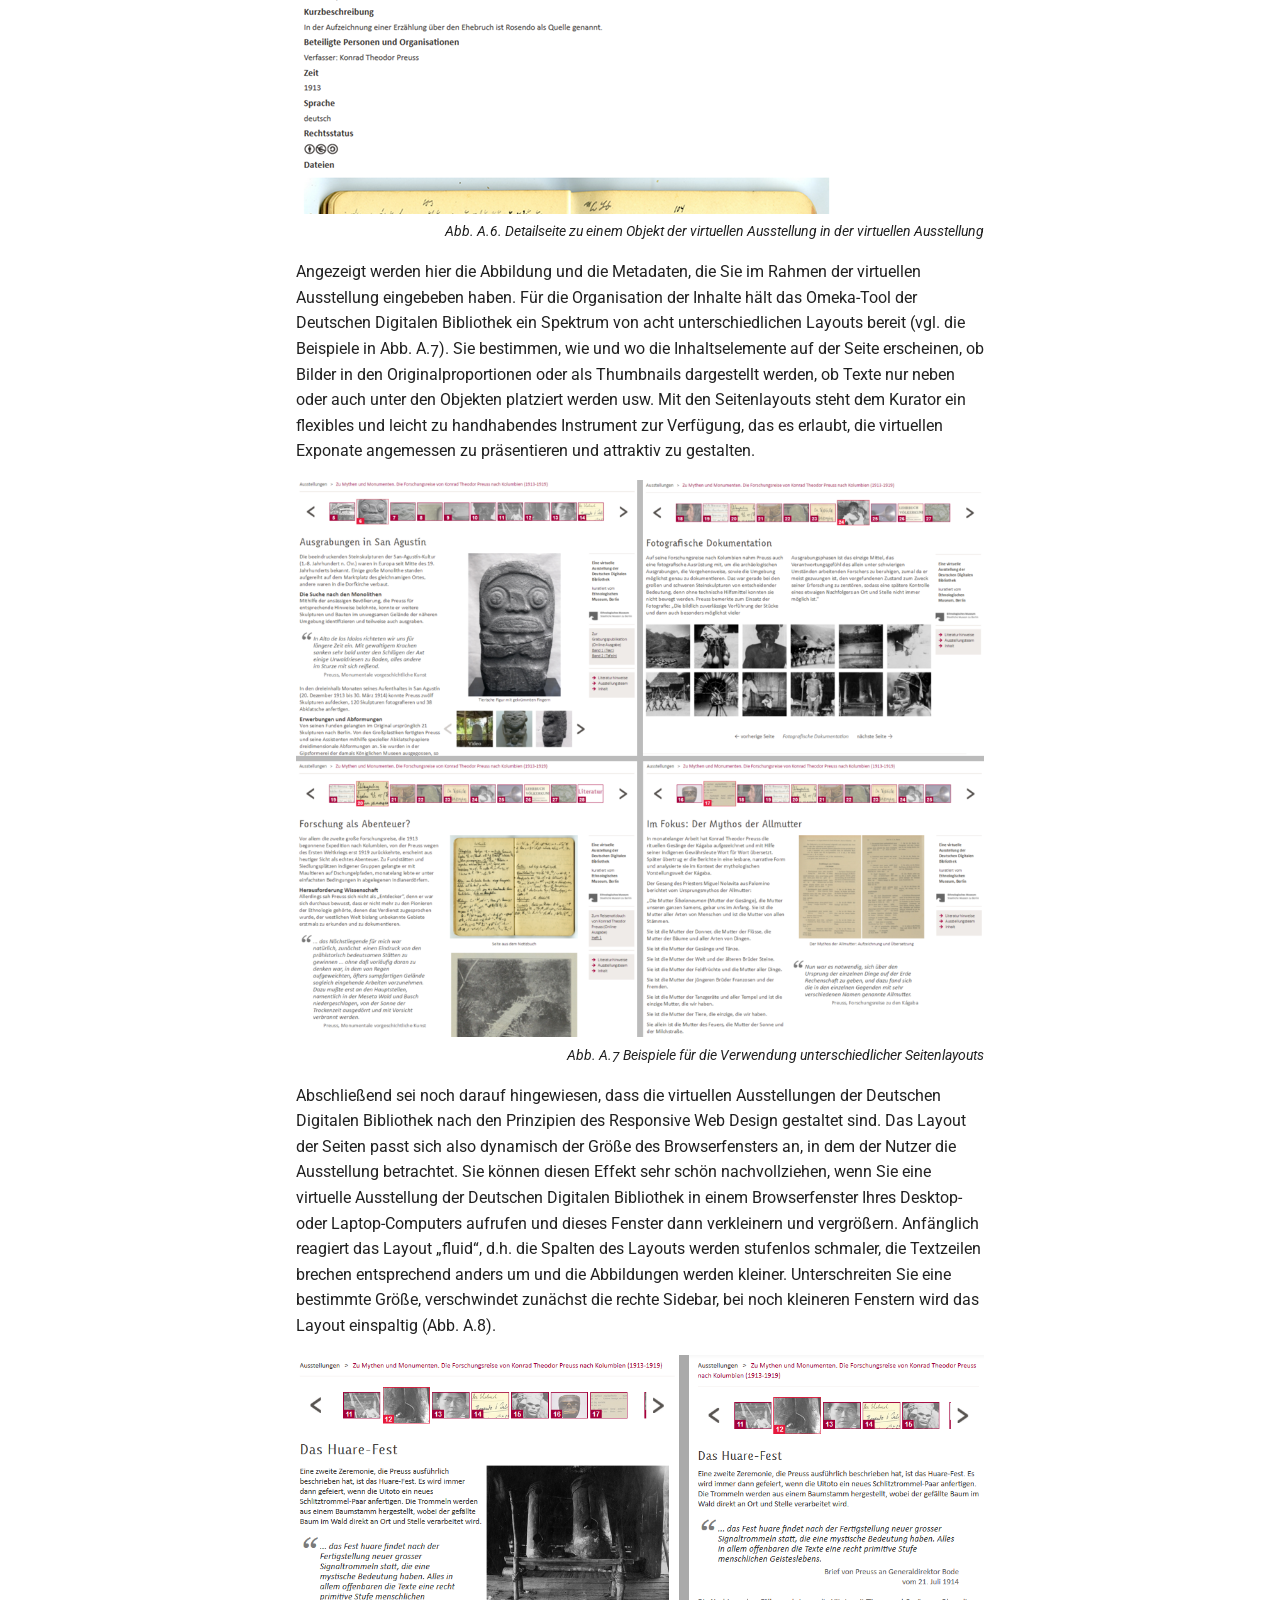
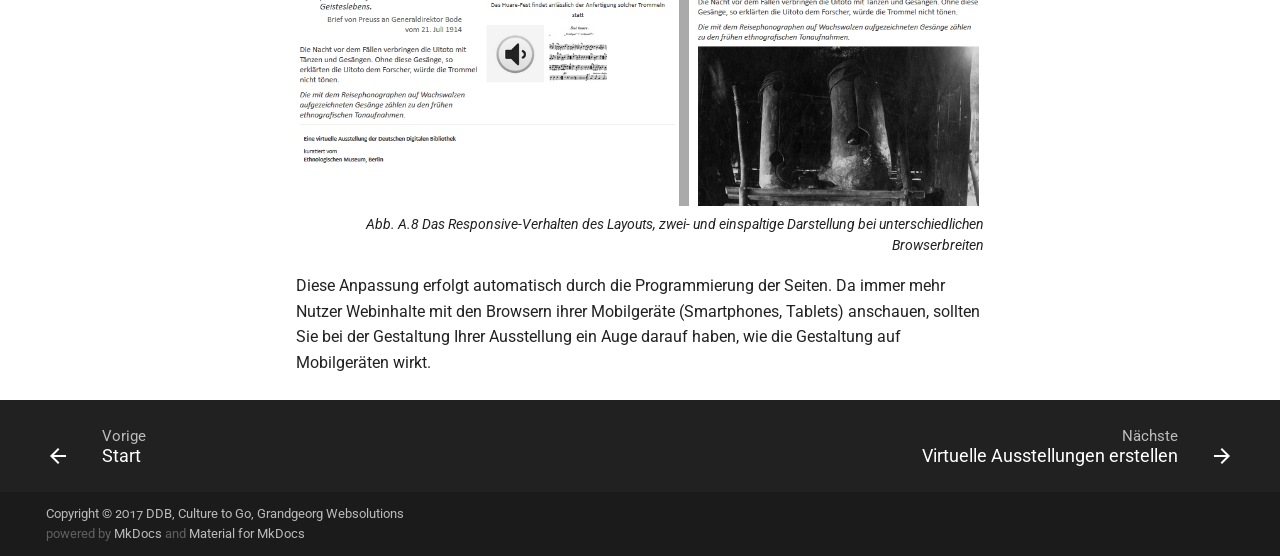
<file: ueberblick/index.html>
<!DOCTYPE html>
<html class="no-js">
  <head>
    
      <meta charset="utf-8">
      <meta name="viewport" content="width=device-width,initial-scale=1">
      
        <meta name="description" content="Virtuelle Ausstellungen der Deutschen Digitalen Bibliothek">
      
      
      
        <meta name="author" content="Deutsche Digitale Bibliothek, Culture to Go & Grandgeorg Websolutions">
      
      
        <link rel="shortcut icon" href="../assets/images/favicon.ico">
      
      <meta name="generator" content="mkdocs-0.16.1, mkdocs-material-1.0.5">
    
    
      
        <title>Überblick - Kuratoren-Handbuch</title>
      
    
    
      <script src="../assets/javascripts/modernizr-56ade86843.js"></script>
    
    
      <link rel="stylesheet" href="../assets/stylesheets/application-a7dac97dbb.css">
      
        <link rel="stylesheet" href="../assets/stylesheets/application-02ce7adcc2.palette.css">
      
    
    
      
        
        
        
        <link rel="stylesheet" href="https://fonts.googleapis.com/css?family=Roboto:300,400,400i,700|Roboto+Mono">
        <style>body,input{font-family:"Roboto","Helvetica Neue",Helvetica,Arial,sans-serif}code,kbd,pre{font-family:"Roboto Mono","Courier New",Courier,monospace}</style>
      
      <link rel="stylesheet" href="https://fonts.googleapis.com/icon?family=Material+Icons">
    
    
      <link rel="stylesheet" href="../css/extra.css">
    
    
  </head>
  
  
  
  
    <body data-md-color-primary="blue-grey" data-md-color-accent="blue-grey">
  
    <svg class="md-svg">
      <defs>
        
        
      </defs>
    </svg>
    <input class="md-toggle" data-md-toggle="drawer" type="checkbox" id="drawer">
    <input class="md-toggle" data-md-toggle="search" type="checkbox" id="search">
    <label class="md-overlay" data-md-component="overlay" for="drawer"></label>
    
      <header class="md-header">
  <nav class="md-header-nav md-grid">
    <div class="md-flex">
      <div class="md-flex__cell md-flex__cell--shrink">
        <a href="../index.html" title="Kuratoren-Handbuch" class=" md-logo  md-header-nav__button">
          
            <img src="../img/logo.svg" width="24" height="24">
          
        </a>
      </div>
      <div class="md-flex__cell md-flex__cell--shrink">
        <label class="md-icon md-icon--menu md-header-nav__button" for="drawer"></label>
      </div>
      <div class="md-flex__cell md-flex__cell--stretch">
        <span class="md-flex__ellipsis md-header-nav__title">
          
            
              
            
            Überblick
          
        </span>
      </div>
      <div class="md-flex__cell md-flex__cell--shrink">
        
          <label class="md-icon md-icon--search md-header-nav__button" for="search"></label>
          
<div class="md-search" data-md-component="search">
  <div class="md-search__overlay"></div>
  <div class="md-search__inner">
    <form class="md-search__form" name="search">
      <input type="text" class="md-search__input" name="query" placeholder="Suche" accesskey="s" autocapitalize="off" autocorrect="off" autocomplete="off" spellcheck="false">
      <label class="md-icon md-search__icon" for="search"></label>
    </form>
    <div class="md-search__output">
      <div class="md-search__scrollwrap" data-md-scrollfix>
        <div class="md-search-result" data-md-component="result"></div>
      </div>
    </div>
  </div>
</div>
        
      </div>
      <div class="md-flex__cell md-flex__cell--shrink">
          <div class="md-header-nav__source">
            
          </div>
      </div>
    </div>
  </nav>
</header>
    
    <div class="md-container">
      <main class="md-main">
        <div class="md-main__inner md-grid" data-md-component="container">
          
            
              <div class="md-sidebar md-sidebar--primary" data-md-component="navigation">
                <div class="md-sidebar__scrollwrap">
                  <div class="md-sidebar__inner">
                    <nav class="md-nav md-nav--primary">
  <label class="md-nav__title md-nav__title--site" for="drawer">
    <i class=" md-logo  md-nav__button">
      
        <img src="../img/logo.svg">
      
    </i>
    Kuratoren-Handbuch
  </label>
  
  <ul class="md-nav__list" data-md-scrollfix>
    
      
      
  <li class="md-nav__item">
    
      <a href="../index.html" title="Start" class="md-nav__link">
        Start
      </a>
    
  </li>

    
      
      
  <li class="md-nav__item">
    
    <input class="md-toggle md-nav__toggle" data-md-toggle="toc" type="checkbox" id="toc">
    
      
    
    
    <a href="index.html" title="Überblick" class="md-nav__link md-nav__link--active">
      Überblick
    </a>
    
  </li>

    
      
      
  <li class="md-nav__item">
    
      <a href="../virtuelle-ausstellungen-erstellen/index.html" title="Virtuelle Ausstellungen erstellen" class="md-nav__link">
        Virtuelle Ausstellungen erstellen
      </a>
    
  </li>

    
      
      
  <li class="md-nav__item">
    
      <a href="../entwickler/index.html" title="Entwickler" class="md-nav__link">
        Entwickler
      </a>
    
  </li>

    
  </ul>
</nav>
                  </div>
                </div>
              </div>
            
            
              <div class="md-sidebar md-sidebar--secondary" data-md-component="toc">
                <div class="md-sidebar__scrollwrap">
                  <div class="md-sidebar__inner">
                    
<nav class="md-nav md-nav--secondary">
  
  
    
  
  
</nav>
                  </div>
                </div>
              </div>
            
          
          <div class="md-content">
            <article class="md-content__inner md-typeset">
               
              
                
                <h1 id="im-uberblick-virtuelle-ausstellungen-der-deutschen-digitalen-bibliothek">Im Überblick – Virtuelle Ausstellungen der Deutschen Digitalen Bibliothek<a class="headerlink" href="#im-uberblick-virtuelle-ausstellungen-der-deutschen-digitalen-bibliothek" title="Permanent link">&para;</a></h1>
<p>Die mit dem Omeka-Tool der Deutschen Digitalen Bibliothek erstellten Ausstellungen werden auf dem Portal der Deutschen Digitalen Bibliothek veröffentlicht. Zur Ausstellung gelangt der Nutzer, wenn er in der Hauptnavigation unter „Entdecken“ den Menüpunkt „Ausstellungen“ aufruft und in der Liste der Ausstellungen auf den Titel oder „Weiterlesen“ klickt (Abb. A.1)</p>
<figure><img alt="Abb. A.1 Die Liste der virtuellen Ausstellungen der Deutschen Digitalen Bibliothek" src="../img/image002.png" title="Abb. A.1 Die Liste der virtuellen Ausstellungen der Deutschen Digitalen Bibliothek" /><figcaption>Abb. A.1 Die Liste der virtuellen Ausstellungen der Deutschen Digitalen Bibliothek</figcaption>
</figure>
<p>In Abb. A.2 sehen Sie die Startseite der Ausstellung „Zu Mythen und Monumenten. Die Forschungsreise von Konrad Theodor Preuss nach Kolumbien (1913-1919)“, die uns im Folgenden als Beispiel dienen soll.</p>
<p>Ihre Ausstellung erscheint im Portal der Deutschen Digitalen Bibliothek eingebettet zwischen dem Kopfbereich und dem Footer, die auch auf allen anderen Seiten des Portals angezeigt werden <span class="red-circle">a</span>.</p>
<p>Unter der Wellenlinie, die den DDB-Kopfbereich abschließt, erscheint zunächst ein Navigationsbereich mit zwei Elementen: Einer Breadcrumb-Navigation, die anzeigt, wo sich die aufgerufene Seite in der Seitenhierarchie des Portals befindet und ihm erlaubt, die übergeordneten Seiten anzuklicken, sowie einer grafischen Navigation durch die Ausstellungsseiten <span class="red-circle">b</span>. Die aktuelle Seite ist durch ein etwas größeres Vorschaubild und die fehlende Abschattung hervorgehoben. Durch Pfeilsymbole lässt sich der ‚Filmstreifen‘ der Vorschaubilder verschieben. Ein Klick auf das Vorschaubild führt zur betreffenden Seite. Am unteren Ende jeder Ausstellungsseite erscheint direkt über dem DDB-Footer zudem eine textliche Blätternavigation. Diese Navigationselemente erzeugt das Omeka-Tool automatisch (Sie müssen nur geeignete Vorschaubilder auswählen), die eigentliche Gestaltung der Ausstellungsseiten beschränkt sich auf den Content-Bereich <span class="red-circle">c</span> und die Sidebar am rechten Rand <span class="red-circle">d</span>.</p>
<figure><img alt="Abb. A.2 Die Elemente einer Ausstellungsseite" src="../img/image003.png" title="Abb. A.2 Die Elemente einer Ausstellungsseite" /><figcaption>Abb. A.2 Die Elemente einer Ausstellungsseite</figcaption>
</figure>
<p>Der von Ihnen zu gestaltende Bereich der virtuellen Ausstellung setzt sich aus verschiedenen Elementen zusammen, die von Omeka nach bestimmten Layout-Vorlagen und abhängig von der Browsergröße des Nutzers für die Ausgabe arrangiert werden. Im Gezeigten Beispiel (Abb. A.3) sind dies: der Text der Ausstellungsseite (a), die auf der Ausstellungsseite gezeigten Objekte (b), die hier als Hauptbild und als „Karussell“ mit quadratischen Vorschaubildern angezeigt werden, zwei Sidebar-Elemente (Widgets), die auf allen Seiten der Ausstellung erscheinen &copy; und schließlich ein weiteres Element in der Sidebar, das für diese eine Seite der Ausstellung spezifisch ist (d).</p>
<figure><img alt="Abb. A.3 Die Elemente einer Ausstellungsseite" src="../img/image004.png" title="Abb. A.3 Die Elemente einer Ausstellungsseite" /><figcaption>Abb. A.3 Die Elemente einer Ausstellungsseite</figcaption>
</figure>
<p>Für alle Objekte auf Ausstellungsseiten, gleich ob es sich um ein beschnittenes Vorschaubild (Thumbnail) oder um eine großformatige Abbildung in den Originalproportionen des Objekts handelt, gilt: Ein Klick auf das Bild öffnet eine „Lightbox“, in der der die Abbildung in einer die Dimensionen des Browserfensters optimal ausnutzenden Größe erscheint, während die Seite im Hintergrund abgedunkelt wird (Abb. A.4).
Die Lightbox enthält neben der großformatigen Objektdarstellung eine Reihe von objektbezogenen Informationen und Navigationselementen. Sind mehre Objekte auf der Ausstellungsseite eingebunden, erscheint links unten eine Navigationseinheit (a), mit der man durch alle Objekte der Seite blättern kann, ohne die Lightbox schließen zu müssen. Der Info-Button (b) öffnet und schließt die Anzeige von Titel und Beschreibung, die in einem halbtransparenten Streifen am unteren Bildrand eingeblendet werden kann. Beim Aufruf der Lightbox ist dieser Info-Streifen zunächst eingeblendet (er kann auch über das „x“ an seinem oberen rechten Rand geschlossen werden). Das Copyright-Symbol &copy; blendet Informationen zu den urheberechtlichen Bedingungen ein, unter denen das Objekt in der Ausstellung veröffentlicht wird. Das Kettensymbol mit dem Textlink „zum Objekt“ (d) führt zu einer Detailseite, auf der alle öffentlichen Metadaten zu diesem Objekt zusammengestellt sind.</p>
<figure><img alt="Abb. A.4 Großansicht eines Objekts in der Lightbox" src="../img/image005.png" title="Abb. A.4 Großansicht eines Objekts in der Lightbox" /><figcaption>Abb. A.4 Großansicht eines Objekts in der Lightbox</figcaption>
</figure>
<p>Das „x“ in der rechten unteren Ecke (e) schließt die Lightbox. Der Nutzer kann zum Schließen auch einfach auf den abgedunkelten Bereich außerhalb der Box klicken oder die Escape-Taste auf seiner Tastatur drücken.
Was die Detailseiten zu den einzelnen Objekten anbelangt, sind zwei Möglichkeiten zu unterscheiden: Detailseiten im Portal der Deutschen Digitalen Bibliothek und Detailseiten im Rahmen der aktuellen virtuellen Ausstellung. Welcher Typ von Detailseite bei einem Klick auf „zum Objekt“ aufgerufen wird, hängt davon ab, ob das betreffende Objekt bereits im Datenbestand der Deutschen Digitalen Bibliothek vorhanden ist.
Die virtuellen Ausstellungen der Deutschen Digitalen sind als eine Möglichkeit gedacht, die dort verfügbaren Objekte in thematischen Zusammenhängen zu präsentieren und damit für das interessierte Publikum besser zugänglich zu machen. Insofern ist es der „Normalfall“, dass die in der virtuellen Ausstellung gezeigten Objekte bereits in der Deutschen Digitalen Bibliothek vorhanden sind. Abb. A.5 zeigt die Objektseite zu einem Exponat der Ausstellung „Zu Mythen und Monumenten“. Der Nutzer hat – in einem neuen Browserfenster - den Rahmen der virtuellen Ausstellung verlassen und befindet sich nun auf dem Portal der Deutschen Digitalen Bibliothek. Die angezeigte Abbildung und die Metadaten stammen aus dem Datenbestand der Deutschen Digitalen Bibliothek und können von Ihnen im Rahmen der Erstellung Ihrer Ausstellung nicht direkt verändert werden. Schließt der Nutzer das Browserfenster (bzw. den Browser Tab), ist er wieder auf der Ausstellungsseite, auf der das Objekt eingebunden war.</p>
<figure><img alt="Abb. A.5 Detailseite zu einem Objekt der virtuellen Ausstellung im Portal der Deutschen Digitalen Bibliothek" src="../img/image006.png" title="Abb. A.5 Detailseite zu einem Objekt der virtuellen Ausstellung im Portal der Deutschen Digitalen Bibliothek" /><figcaption>Abb. A.5 Detailseite zu einem Objekt der virtuellen Ausstellung im Portal der Deutschen Digitalen Bibliothek</figcaption>
</figure>
<p>Ist das Objekt hingegen (noch) nicht in der Deutschen Digitalen Bibliothek ingestiert, wird eine Detailseite im Rahmen der virtuellen Ausstellung aufgerufen (Abb. A.6).</p>
<figure><img alt="Abb. A.6. Detailseite zu einem Objekt der virtuellen Ausstellung in der virtuellen Ausstellung" src="../img/image007.png" title="Abb. A.6. Detailseite zu einem Objekt der virtuellen Ausstellung in der virtuellen Ausstellung" /><figcaption>Abb. A.6. Detailseite zu einem Objekt der virtuellen Ausstellung in der virtuellen Ausstellung</figcaption>
</figure>
<p>Angezeigt werden hier die Abbildung und die Metadaten, die Sie im Rahmen der virtuellen Ausstellung eingebeben haben.
Für die Organisation der Inhalte hält das Omeka-Tool der Deutschen Digitalen Bibliothek ein Spektrum von acht unterschiedlichen Layouts bereit (vgl. die Beispiele in Abb. A.7). Sie bestimmen, wie und wo die Inhaltselemente auf der Seite erscheinen, ob Bilder in den Originalproportionen oder als Thumbnails dargestellt werden, ob Texte nur neben oder auch unter den Objekten platziert werden usw. Mit den Seitenlayouts steht dem Kurator ein flexibles und leicht zu handhabendes Instrument zur Verfügung, das es erlaubt, die virtuellen Exponate angemessen zu präsentieren und attraktiv zu gestalten.</p>
<figure><img alt="Abb. A.7 Beispiele für die Verwendung unterschiedlicher Seitenlayouts" src="../img/image008.png" title="Abb. A.7 Beispiele für die Verwendung unterschiedlicher Seitenlayouts" /><figcaption>Abb. A.7 Beispiele für die Verwendung unterschiedlicher Seitenlayouts</figcaption>
</figure>
<p>Abschließend sei noch darauf hingewiesen, dass die virtuellen Ausstellungen der Deutschen Digitalen Bibliothek nach den Prinzipien des Responsive Web Design gestaltet sind. Das Layout der Seiten passt sich also dynamisch der Größe des Browserfensters an, in dem der Nutzer die Ausstellung betrachtet. Sie können diesen Effekt sehr schön nachvollziehen, wenn Sie eine virtuelle Ausstellung der Deutschen Digitalen Bibliothek in einem Browserfenster Ihres Desktop- oder Laptop-Computers aufrufen und dieses Fenster dann verkleinern und vergrößern.
Anfänglich reagiert das Layout „fluid“, d.h. die Spalten des Layouts werden stufenlos schmaler, die Textzeilen brechen entsprechend anders um und die Abbildungen werden kleiner. Unterschreiten Sie eine bestimmte Größe, verschwindet zunächst die rechte Sidebar, bei noch kleineren Fenstern wird das Layout einspaltig (Abb. A.8).</p>
<figure><img alt="Abb. A.8 Das Responsive-Verhalten des Layouts, zwei- und einspaltige Darstellung bei unterschiedlichen Browserbreiten" src="../img/image009.png" title="Abb. A.8 Das Responsive-Verhalten des Layouts, zwei- und einspaltige Darstellung bei unterschiedlichen Browserbreiten" /><figcaption>Abb. A.8 Das Responsive-Verhalten des Layouts, zwei- und einspaltige Darstellung bei unterschiedlichen Browserbreiten</figcaption>
</figure>
<p>Diese Anpassung erfolgt automatisch durch die Programmierung der Seiten. Da immer mehr Nutzer Webinhalte mit den Browsern ihrer Mobilgeräte (Smartphones, Tablets) anschauen, sollten Sie bei der Gestaltung Ihrer Ausstellung ein Auge darauf haben, wie die Gestaltung auf Mobilgeräten wirkt.</p>
              
              
            </article>
          </div>
        </div>
      </main>
      
        
<footer class="md-footer">
  
    <div class="md-footer-nav">
      <nav class="md-footer-nav__inner md-grid">
        
          <a href="../index.html" title="Start" class="md-flex md-footer-nav__link md-footer-nav__link--prev" rel="prev">
            <div class="md-flex__cell md-flex__cell--shrink">
              <i class="md-icon md-icon--arrow-back md-footer-nav__button"></i>
            </div>
            <div class="md-flex__cell md-flex__cell--stretch md-footer-nav__title">
              <span class="md-flex__ellipsis">
                <span class="md-footer-nav__direction">
                  Vorige
                </span>
                Start
              </span>
            </div>
          </a>
        
        
          <a href="../virtuelle-ausstellungen-erstellen/index.html" title="Virtuelle Ausstellungen erstellen" class="md-flex md-footer-nav__link md-footer-nav__link--next" rel="next">
            <div class="md-flex__cell md-flex__cell--stretch md-footer-nav__title">
              <span class="md-flex__ellipsis">
                <span class="md-footer-nav__direction">
                  Nächste
                </span>
                Virtuelle Ausstellungen erstellen
              </span>
            </div>
            <div class="md-flex__cell md-flex__cell--shrink">
              <i class="md-icon md-icon--arrow-forward md-footer-nav__button"></i>
            </div>
          </a>
        
      </nav>
    </div>
  
  <div class="md-footer-meta md-typeset">
    <div class="md-footer-meta__inner md-grid">
      <div class="md-footer-copyright">
        
          <div class="md-footer-copyright__highlight">
            Copyright &copy; 2017 DDB, Culture to Go, Grandgeorg Websolutions
          </div>
        
        powered by
        <a href="http://www.mkdocs.org" title="MkDocs">MkDocs</a>
        and
        <a href="http://squidfunk.github.io/mkdocs-material/" title="Material for MkDocs">
          Material for MkDocs</a>
      </div>
      
        
      
    </div>
  </div>
</footer>
      
    </div>
    
      <script src="../assets/javascripts/application-0dae3d4464.js"></script>
      <script>app.initialize({url:{base:".."}})</script>
      
        <script src="../js/jquery-3.1.1.min.js"></script>
      
        <script src="../js/extra.js"></script>
      
    
    
      
    
  </body>
</html>
</file>
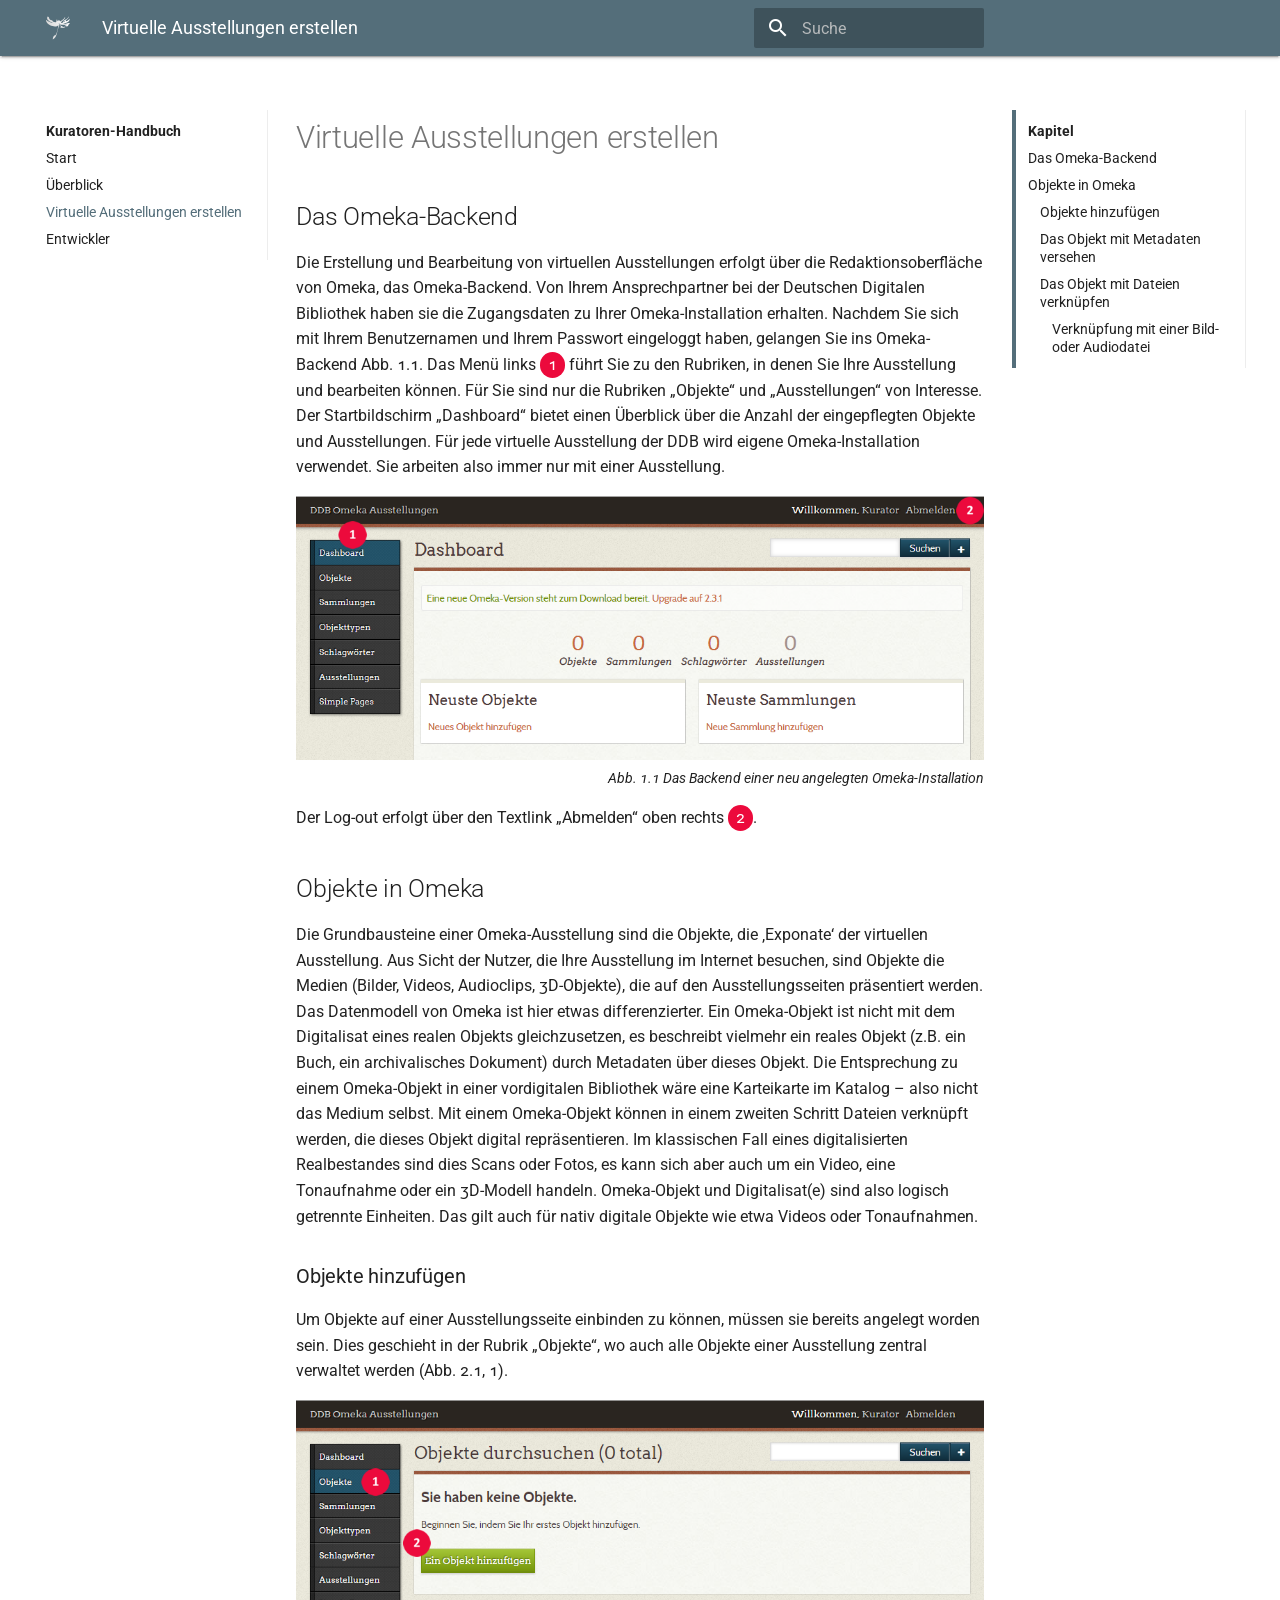
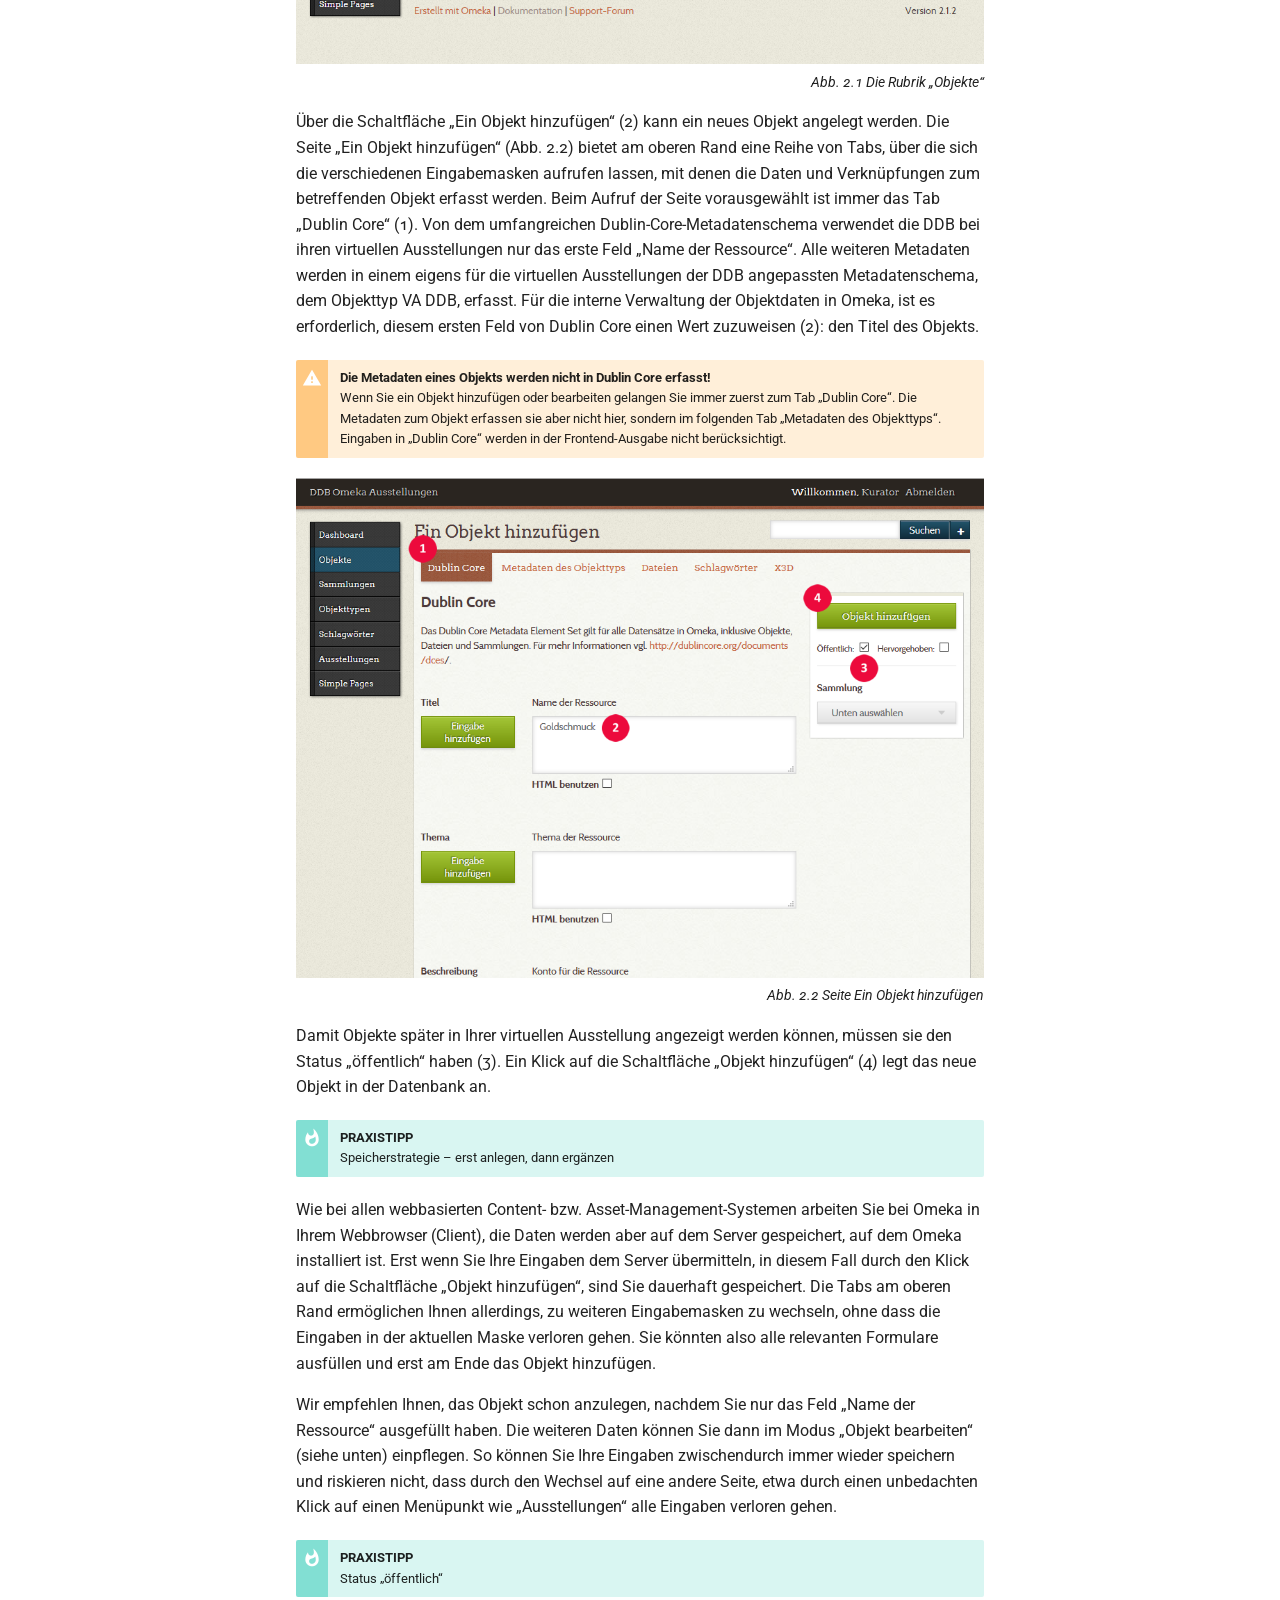
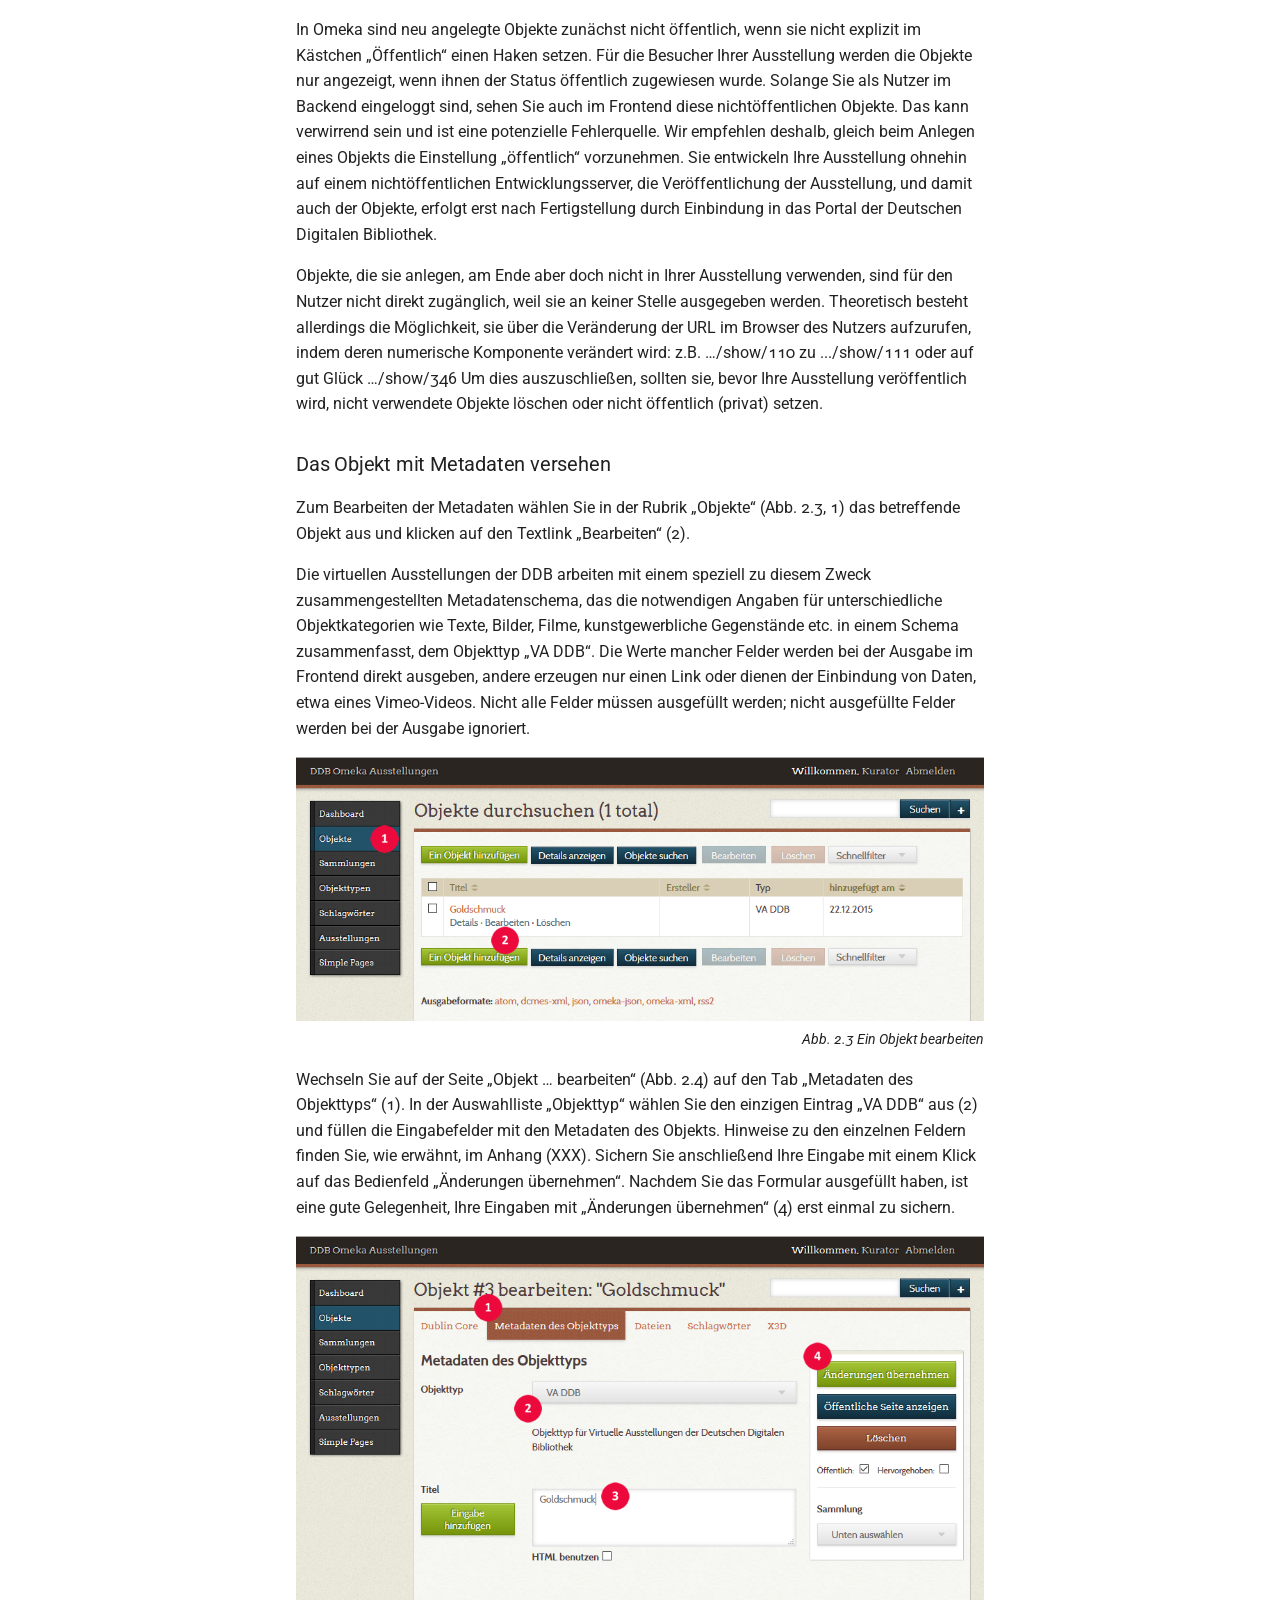
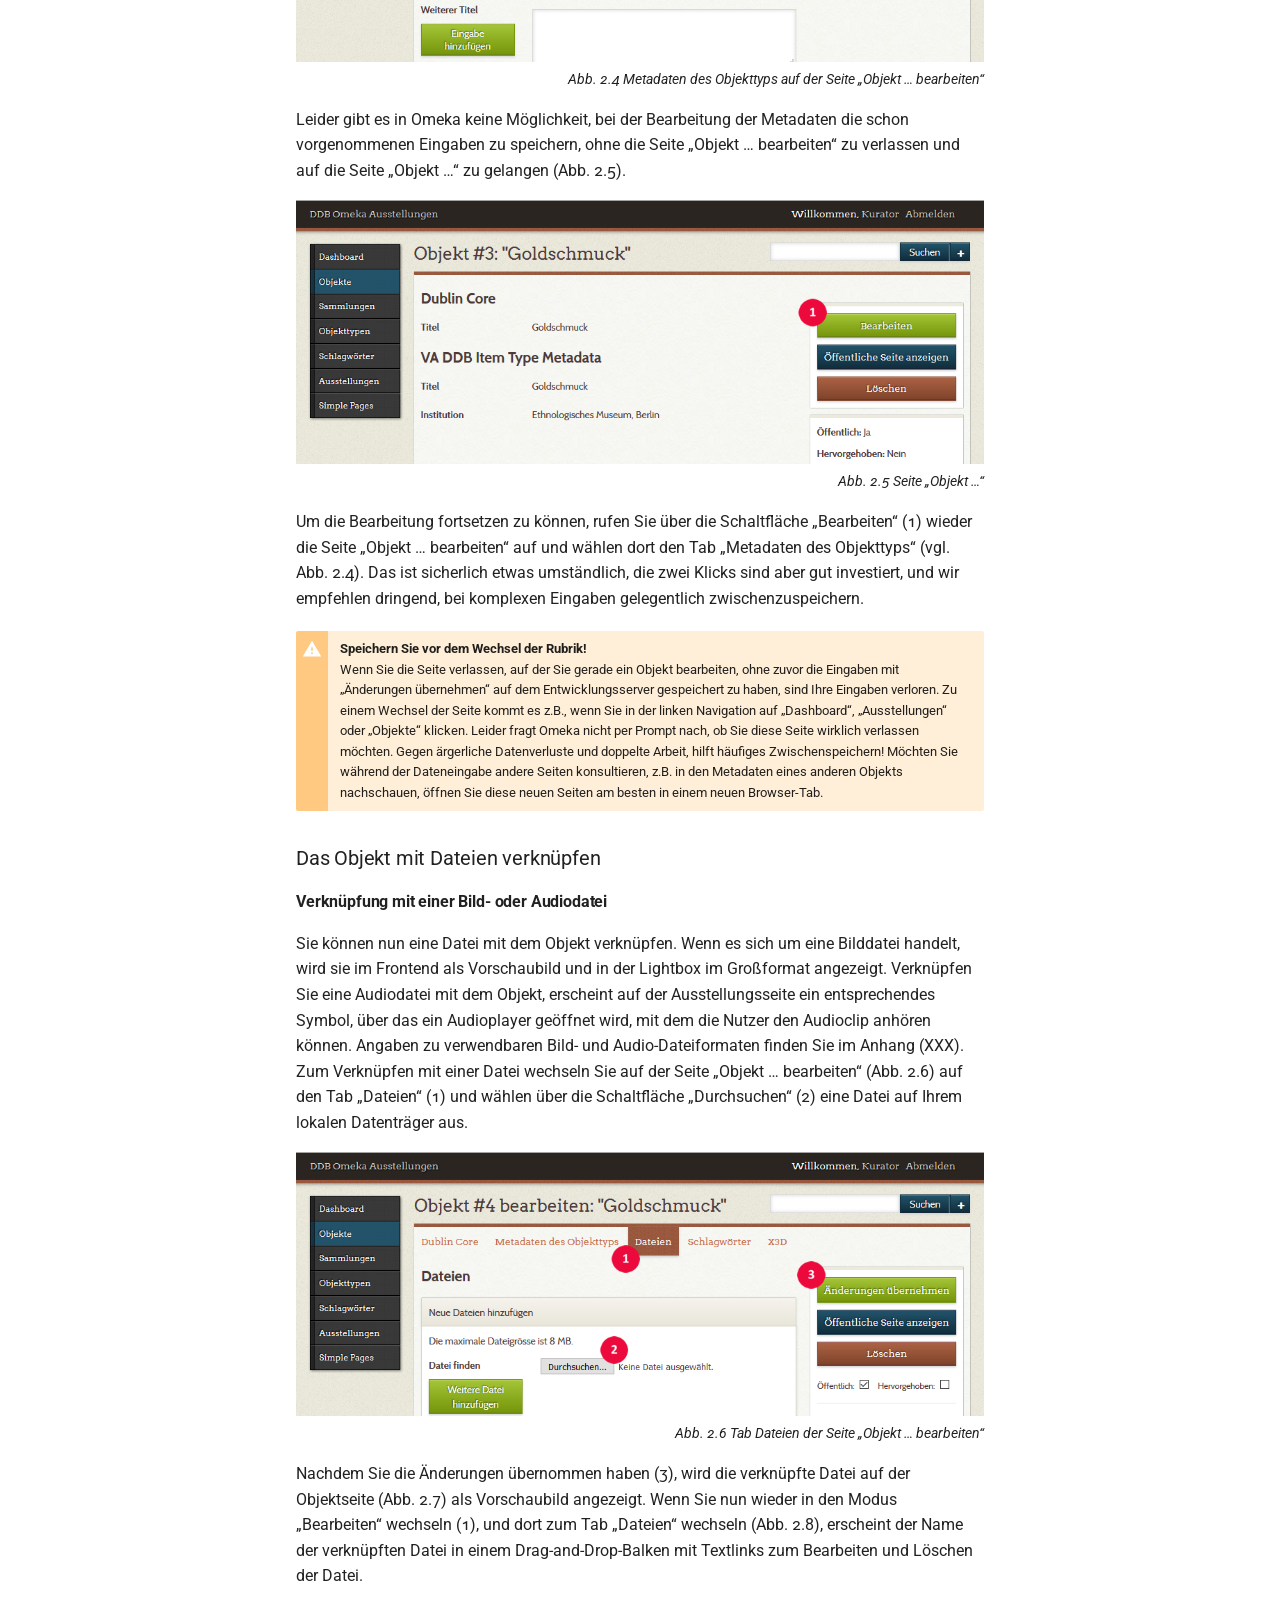
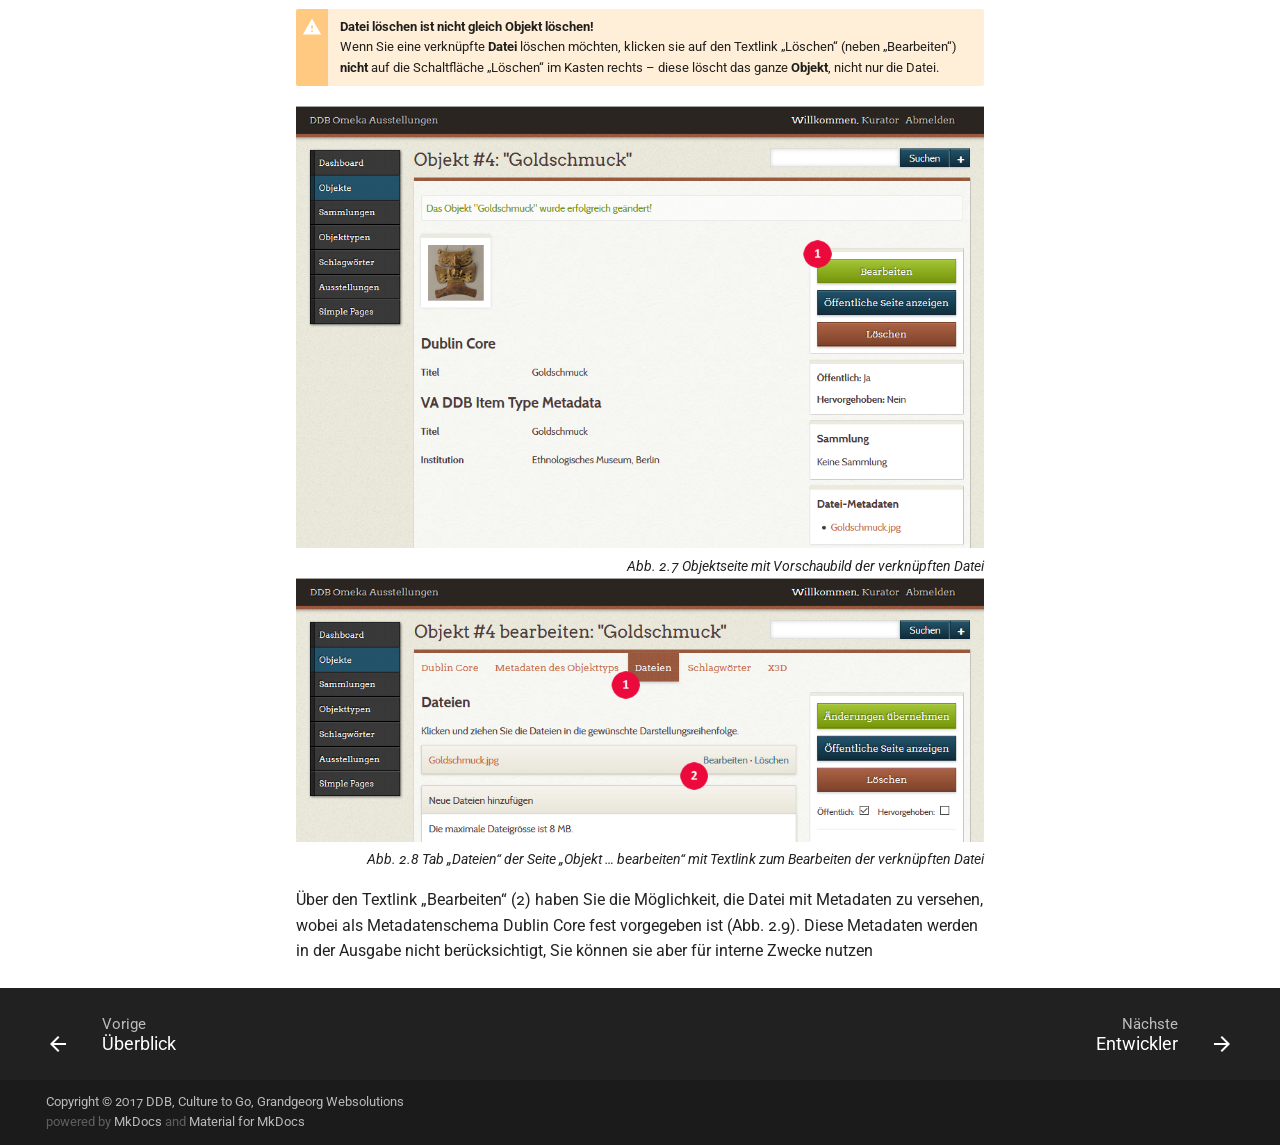
<file: virtuelle-ausstellungen-erstellen/index.html>
<!DOCTYPE html>
<html class="no-js">
  <head>
    
      <meta charset="utf-8">
      <meta name="viewport" content="width=device-width,initial-scale=1">
      
        <meta name="description" content="Virtuelle Ausstellungen der Deutschen Digitalen Bibliothek">
      
      
      
        <meta name="author" content="Deutsche Digitale Bibliothek, Culture to Go & Grandgeorg Websolutions">
      
      
        <link rel="shortcut icon" href="../assets/images/favicon.ico">
      
      <meta name="generator" content="mkdocs-0.16.1, mkdocs-material-1.0.5">
    
    
      
        <title>Virtuelle Ausstellungen erstellen - Kuratoren-Handbuch</title>
      
    
    
      <script src="../assets/javascripts/modernizr-56ade86843.js"></script>
    
    
      <link rel="stylesheet" href="../assets/stylesheets/application-a7dac97dbb.css">
      
        <link rel="stylesheet" href="../assets/stylesheets/application-02ce7adcc2.palette.css">
      
    
    
      
        
        
        
        <link rel="stylesheet" href="https://fonts.googleapis.com/css?family=Roboto:300,400,400i,700|Roboto+Mono">
        <style>body,input{font-family:"Roboto","Helvetica Neue",Helvetica,Arial,sans-serif}code,kbd,pre{font-family:"Roboto Mono","Courier New",Courier,monospace}</style>
      
      <link rel="stylesheet" href="https://fonts.googleapis.com/icon?family=Material+Icons">
    
    
      <link rel="stylesheet" href="../css/extra.css">
    
    
  </head>
  
  
  
  
    <body data-md-color-primary="blue-grey" data-md-color-accent="blue-grey">
  
    <svg class="md-svg">
      <defs>
        
        
      </defs>
    </svg>
    <input class="md-toggle" data-md-toggle="drawer" type="checkbox" id="drawer">
    <input class="md-toggle" data-md-toggle="search" type="checkbox" id="search">
    <label class="md-overlay" data-md-component="overlay" for="drawer"></label>
    
      <header class="md-header">
  <nav class="md-header-nav md-grid">
    <div class="md-flex">
      <div class="md-flex__cell md-flex__cell--shrink">
        <a href="../index.html" title="Kuratoren-Handbuch" class=" md-logo  md-header-nav__button">
          
            <img src="../img/logo.svg" width="24" height="24">
          
        </a>
      </div>
      <div class="md-flex__cell md-flex__cell--shrink">
        <label class="md-icon md-icon--menu md-header-nav__button" for="drawer"></label>
      </div>
      <div class="md-flex__cell md-flex__cell--stretch">
        <span class="md-flex__ellipsis md-header-nav__title">
          
            
              
            
            Virtuelle Ausstellungen erstellen
          
        </span>
      </div>
      <div class="md-flex__cell md-flex__cell--shrink">
        
          <label class="md-icon md-icon--search md-header-nav__button" for="search"></label>
          
<div class="md-search" data-md-component="search">
  <div class="md-search__overlay"></div>
  <div class="md-search__inner">
    <form class="md-search__form" name="search">
      <input type="text" class="md-search__input" name="query" placeholder="Suche" accesskey="s" autocapitalize="off" autocorrect="off" autocomplete="off" spellcheck="false">
      <label class="md-icon md-search__icon" for="search"></label>
    </form>
    <div class="md-search__output">
      <div class="md-search__scrollwrap" data-md-scrollfix>
        <div class="md-search-result" data-md-component="result"></div>
      </div>
    </div>
  </div>
</div>
        
      </div>
      <div class="md-flex__cell md-flex__cell--shrink">
          <div class="md-header-nav__source">
            
          </div>
      </div>
    </div>
  </nav>
</header>
    
    <div class="md-container">
      <main class="md-main">
        <div class="md-main__inner md-grid" data-md-component="container">
          
            
              <div class="md-sidebar md-sidebar--primary" data-md-component="navigation">
                <div class="md-sidebar__scrollwrap">
                  <div class="md-sidebar__inner">
                    <nav class="md-nav md-nav--primary">
  <label class="md-nav__title md-nav__title--site" for="drawer">
    <i class=" md-logo  md-nav__button">
      
        <img src="../img/logo.svg">
      
    </i>
    Kuratoren-Handbuch
  </label>
  
  <ul class="md-nav__list" data-md-scrollfix>
    
      
      
  <li class="md-nav__item">
    
      <a href="../index.html" title="Start" class="md-nav__link">
        Start
      </a>
    
  </li>

    
      
      
  <li class="md-nav__item">
    
      <a href="../ueberblick/index.html" title="Überblick" class="md-nav__link">
        Überblick
      </a>
    
  </li>

    
      
      
  <li class="md-nav__item">
    
    <input class="md-toggle md-nav__toggle" data-md-toggle="toc" type="checkbox" id="toc">
    
      
    
    
      <label class="md-nav__link md-nav__link--active" for="toc">
        Virtuelle Ausstellungen erstellen
      </label>
    
    <a href="index.html" title="Virtuelle Ausstellungen erstellen" class="md-nav__link md-nav__link--active">
      Virtuelle Ausstellungen erstellen
    </a>
    
      
<nav class="md-nav md-nav--secondary">
  
  
    
  
  
    <label class="md-nav__title" for="toc">Kapitel</label>
    <ul class="md-nav__list" data-md-scrollfix>
      
        <li class="md-nav__item">
  <a href="#das-omeka-backend" title="Das Omeka-Backend" class="md-nav__link">
    Das Omeka-Backend
  </a>
  
</li>
      
        <li class="md-nav__item">
  <a href="#objekte-in-omeka" title="Objekte in Omeka" class="md-nav__link">
    Objekte in Omeka
  </a>
  
    <nav class="md-nav">
      <ul class="md-nav__list">
        
          <li class="md-nav__item">
  <a href="#objekte-hinzufugen" title="Objekte hinzufügen" class="md-nav__link">
    Objekte hinzufügen
  </a>
  
</li>
        
          <li class="md-nav__item">
  <a href="#das-objekt-mit-metadaten-versehen" title="Das Objekt mit Metadaten versehen" class="md-nav__link">
    Das Objekt mit Metadaten versehen
  </a>
  
</li>
        
          <li class="md-nav__item">
  <a href="#das-objekt-mit-dateien-verknupfen" title="Das Objekt mit Dateien verknüpfen" class="md-nav__link">
    Das Objekt mit Dateien verknüpfen
  </a>
  
    <nav class="md-nav">
      <ul class="md-nav__list">
        
          <li class="md-nav__item">
  <a href="#verknupfung-mit-einer-bild-oder-audiodatei" title="Verknüpfung mit einer Bild- oder Audiodatei" class="md-nav__link">
    Verknüpfung mit einer Bild- oder Audiodatei
  </a>
  
</li>
        
      </ul>
    </nav>
  
</li>
        
      </ul>
    </nav>
  
</li>
      
    </ul>
  
</nav>
    
  </li>

    
      
      
  <li class="md-nav__item">
    
      <a href="../entwickler/index.html" title="Entwickler" class="md-nav__link">
        Entwickler
      </a>
    
  </li>

    
  </ul>
</nav>
                  </div>
                </div>
              </div>
            
            
              <div class="md-sidebar md-sidebar--secondary" data-md-component="toc">
                <div class="md-sidebar__scrollwrap">
                  <div class="md-sidebar__inner">
                    
<nav class="md-nav md-nav--secondary">
  
  
    
  
  
    <label class="md-nav__title" for="toc">Kapitel</label>
    <ul class="md-nav__list" data-md-scrollfix>
      
        <li class="md-nav__item">
  <a href="#das-omeka-backend" title="Das Omeka-Backend" class="md-nav__link">
    Das Omeka-Backend
  </a>
  
</li>
      
        <li class="md-nav__item">
  <a href="#objekte-in-omeka" title="Objekte in Omeka" class="md-nav__link">
    Objekte in Omeka
  </a>
  
    <nav class="md-nav">
      <ul class="md-nav__list">
        
          <li class="md-nav__item">
  <a href="#objekte-hinzufugen" title="Objekte hinzufügen" class="md-nav__link">
    Objekte hinzufügen
  </a>
  
</li>
        
          <li class="md-nav__item">
  <a href="#das-objekt-mit-metadaten-versehen" title="Das Objekt mit Metadaten versehen" class="md-nav__link">
    Das Objekt mit Metadaten versehen
  </a>
  
</li>
        
          <li class="md-nav__item">
  <a href="#das-objekt-mit-dateien-verknupfen" title="Das Objekt mit Dateien verknüpfen" class="md-nav__link">
    Das Objekt mit Dateien verknüpfen
  </a>
  
    <nav class="md-nav">
      <ul class="md-nav__list">
        
          <li class="md-nav__item">
  <a href="#verknupfung-mit-einer-bild-oder-audiodatei" title="Verknüpfung mit einer Bild- oder Audiodatei" class="md-nav__link">
    Verknüpfung mit einer Bild- oder Audiodatei
  </a>
  
</li>
        
      </ul>
    </nav>
  
</li>
        
      </ul>
    </nav>
  
</li>
      
    </ul>
  
</nav>
                  </div>
                </div>
              </div>
            
          
          <div class="md-content">
            <article class="md-content__inner md-typeset">
               
              
                
                <h1 id="virtuelle-ausstellungen-erstellen">Virtuelle Ausstellungen erstellen<a class="headerlink" href="#virtuelle-ausstellungen-erstellen" title="Permanent link">&para;</a></h1>
<h2 id="das-omeka-backend">Das Omeka-Backend<a class="headerlink" href="#das-omeka-backend" title="Permanent link">&para;</a></h2>
<p>Die Erstellung und Bearbeitung von virtuellen Ausstellungen erfolgt über die Redaktionsoberfläche von Omeka, das Omeka-Backend. Von Ihrem Ansprechpartner bei der Deutschen Digitalen Bibliothek haben sie die Zugangsdaten zu Ihrer Omeka-Installation erhalten. Nachdem Sie sich mit Ihrem Benutzernamen und Ihrem Passwort eingeloggt haben, gelangen Sie ins Omeka-Backend Abb. 1.1.
Das Menü links <span class="red-circle">1</span> führt Sie zu den Rubriken, in denen Sie Ihre Ausstellung und bearbeiten können. Für Sie sind nur die Rubriken „Objekte“ und „Ausstellungen“ von Interesse. Der Startbildschirm „Dashboard“ bietet einen Überblick über die Anzahl der eingepflegten Objekte und Ausstellungen. Für jede virtuelle Ausstellung der DDB wird eigene Omeka-Installation verwendet. Sie arbeiten also immer nur mit einer Ausstellung.</p>
<figure><img alt="Abb. 1.1 Das Backend einer neu angelegten Omeka-Installation" src="../img/image010.png" /><figcaption>Abb. 1.1 Das Backend einer neu angelegten Omeka-Installation</figcaption>
</figure>
<p>Der Log-out erfolgt über den Textlink „Abmelden“ oben rechts <span class="red-circle">2</span>.</p>
<h2 id="objekte-in-omeka">Objekte in Omeka<a class="headerlink" href="#objekte-in-omeka" title="Permanent link">&para;</a></h2>
<p>Die Grundbausteine einer Omeka-Ausstellung sind die Objekte, die ‚Exponate‘ der virtuellen Ausstellung. Aus Sicht der Nutzer, die Ihre Ausstellung im Internet besuchen, sind Objekte die Medien (Bilder, Videos, Audioclips, 3D-Objekte), die auf den Ausstellungsseiten präsentiert werden. Das Datenmodell von Omeka ist hier etwas differenzierter. Ein Omeka-Objekt ist nicht mit dem Digitalisat eines realen Objekts gleichzusetzen, es beschreibt vielmehr ein reales Objekt (z.B. ein Buch, ein archivalisches Dokument) durch Metadaten über dieses Objekt. Die Entsprechung zu einem Omeka-Objekt in einer vordigitalen Bibliothek wäre eine Karteikarte im Katalog – also nicht das Medium selbst. Mit einem Omeka-Objekt können in einem zweiten Schritt Dateien verknüpft werden, die dieses Objekt digital repräsentieren. Im klassischen Fall eines digitalisierten Realbestandes sind dies Scans oder Fotos, es kann sich aber auch um ein Video, eine Tonaufnahme oder ein 3D-Modell handeln. Omeka-Objekt und Digitalisat(e) sind also logisch getrennte Einheiten. Das gilt auch für nativ digitale Objekte wie etwa Videos oder Tonaufnahmen.</p>
<h3 id="objekte-hinzufugen">Objekte hinzufügen<a class="headerlink" href="#objekte-hinzufugen" title="Permanent link">&para;</a></h3>
<p>Um Objekte auf einer Ausstellungsseite einbinden zu können, müssen sie bereits angelegt worden sein. Dies geschieht in der Rubrik „Objekte“, wo auch alle Objekte einer Ausstellung zentral verwaltet werden (Abb. 2.1, 1).</p>
<figure><img alt="Abb. 2.1 Die Rubrik „Objekte“" src="../img/image011.png" /><figcaption>Abb. 2.1 Die Rubrik „Objekte“</figcaption>
</figure>
<p>Über die Schaltfläche „Ein Objekt hinzufügen“ (2) kann ein neues Objekt angelegt werden.
Die Seite „Ein Objekt hinzufügen“ (Abb. 2.2) bietet am oberen Rand eine Reihe von Tabs, über die sich die verschiedenen Eingabemasken aufrufen lassen, mit denen die Daten und Verknüpfungen zum betreffenden Objekt erfasst werden. Beim Aufruf der Seite vorausgewählt ist immer das Tab „Dublin Core“ (1).
Von dem umfangreichen Dublin-Core-Metadatenschema verwendet die DDB bei ihren virtuellen Ausstellungen nur das erste Feld „Name der Ressource“. Alle weiteren Metadaten werden in einem eigens für die virtuellen Ausstellungen der DDB angepassten Metadatenschema, dem Objekttyp VA DDB, erfasst. Für die interne Verwaltung der Objektdaten in Omeka, ist es erforderlich, diesem ersten Feld von Dublin Core einen Wert zuzuweisen (2): den Titel des Objekts.</p>
<div class="admonition warning">
<p class="admonition-title">Die Metadaten eines Objekts werden nicht in Dublin Core erfasst!</p>
<p>Wenn Sie ein Objekt hinzufügen oder bearbeiten gelangen Sie immer zuerst zum Tab „Dublin Core“.
Die Metadaten zum Objekt erfassen sie aber nicht hier, sondern im folgenden Tab „Metadaten des Objekttyps“.
Eingaben in „Dublin Core“ werden in der Frontend-Ausgabe nicht berücksichtigt.</p>
</div>
<figure><img alt="Abb. 2.2 Seite Ein Objekt hinzufügen" src="../img/image013.png" /><figcaption>Abb. 2.2 Seite Ein Objekt hinzufügen</figcaption>
</figure>
<p>Damit Objekte später in Ihrer virtuellen Ausstellung angezeigt werden können, müssen sie den Status „öffentlich“ haben (3). Ein Klick auf die Schaltfläche „Objekt hinzufügen“ (4) legt das neue Objekt in der Datenbank an.</p>
<div class="admonition tip">
<p class="admonition-title">PRAXISTIPP</p>
<p>Speicherstrategie – erst anlegen, dann ergänzen</p>
</div>
<p>Wie bei allen webbasierten Content- bzw. Asset-Management-Systemen arbeiten Sie bei Omeka in Ihrem Webbrowser (Client), die Daten werden aber auf dem Server gespeichert, auf dem Omeka installiert ist. Erst wenn Sie Ihre Eingaben dem Server übermitteln, in diesem Fall durch den Klick auf die Schaltfläche „Objekt hinzufügen“, sind Sie dauerhaft gespeichert. Die Tabs am oberen Rand ermöglichen Ihnen allerdings, zu weiteren Eingabemasken zu wechseln, ohne dass die Eingaben in der aktuellen Maske verloren gehen. Sie könnten also alle relevanten Formulare ausfüllen und erst am Ende das Objekt hinzufügen.</p>
<p>Wir empfehlen Ihnen, das Objekt schon anzulegen, nachdem Sie nur das Feld „Name der Ressource“ ausgefüllt haben. Die weiteren Daten können Sie dann im Modus „Objekt bearbeiten“ (siehe unten) einpflegen. So können Sie Ihre Eingaben zwischendurch immer wieder speichern und riskieren nicht, dass durch den Wechsel auf eine andere Seite, etwa durch einen unbedachten Klick auf einen Menüpunkt wie „Ausstellungen“ alle Eingaben verloren gehen.</p>
<div class="admonition tip">
<p class="admonition-title">PRAXISTIPP</p>
<p>Status „öffentlich“</p>
</div>
<p>In Omeka sind neu angelegte Objekte zunächst nicht öffentlich, wenn sie nicht explizit im Kästchen „Öffentlich“ einen Haken setzen. Für die Besucher Ihrer Ausstellung werden die Objekte nur angezeigt, wenn ihnen der Status öffentlich zugewiesen wurde. Solange Sie als Nutzer im Backend eingeloggt sind, sehen Sie auch im Frontend diese nichtöffentlichen Objekte. Das kann verwirrend sein und ist eine potenzielle Fehlerquelle. Wir empfehlen deshalb, gleich beim Anlegen eines Objekts die Einstellung „öffentlich“ vorzunehmen. Sie entwickeln Ihre Ausstellung ohnehin auf einem nichtöffentlichen Entwicklungsserver, die Veröffentlichung der Ausstellung, und damit auch der Objekte, erfolgt erst nach Fertigstellung durch Einbindung in das Portal der Deutschen Digitalen Bibliothek.</p>
<p>Objekte, die sie anlegen, am Ende aber doch nicht in Ihrer Ausstellung verwenden, sind für den Nutzer nicht direkt zugänglich, weil sie an keiner Stelle ausgegeben werden. Theoretisch besteht allerdings die Möglichkeit, sie über die Veränderung der URL im Browser des Nutzers aufzurufen, indem deren numerische Komponente verändert wird: z.B. …/show/110 zu .../show/111 oder auf gut Glück …/show/346 Um dies auszuschließen, sollten sie, bevor Ihre Ausstellung veröffentlich wird, nicht verwendete Objekte löschen oder nicht öffentlich (privat) setzen.</p>
<h3 id="das-objekt-mit-metadaten-versehen">Das Objekt mit Metadaten versehen<a class="headerlink" href="#das-objekt-mit-metadaten-versehen" title="Permanent link">&para;</a></h3>
<p>Zum Bearbeiten der Metadaten wählen Sie in der Rubrik „Objekte“ (Abb. 2.3, 1) das betreffende Objekt aus und klicken auf den Textlink „Bearbeiten“ (2).</p>
<p>Die virtuellen Ausstellungen der DDB arbeiten mit einem speziell zu diesem Zweck zusammengestellten Metadatenschema, das die notwendigen Angaben für unterschiedliche Objektkategorien wie Texte, Bilder, Filme, kunstgewerbliche Gegenstände etc. in einem Schema zusammenfasst, dem Objekttyp „VA DDB“. Die Werte mancher Felder werden bei der Ausgabe im Frontend direkt ausgeben, andere erzeugen nur einen Link oder dienen der Einbindung von Daten, etwa eines Vimeo-Videos. Nicht alle Felder müssen ausgefüllt werden; nicht ausgefüllte Felder werden bei der Ausgabe ignoriert.</p>
<figure><img alt="Abb. 2.3 Ein Objekt bearbeiten" src="../img/image014.png" /><figcaption>Abb. 2.3 Ein Objekt bearbeiten</figcaption>
</figure>
<p>Wechseln Sie auf der Seite „Objekt … bearbeiten“ (Abb. 2.4) auf den Tab „Metadaten des Objekttyps“ (1). In der Auswahlliste „Objekttyp“ wählen Sie den einzigen Eintrag „VA DDB“ aus (2) und füllen die Eingabefelder mit den Metadaten des Objekts. Hinweise zu den einzelnen Feldern finden Sie, wie erwähnt, im Anhang (XXX). Sichern Sie anschließend Ihre Eingabe mit einem Klick auf das Bedienfeld „Änderungen übernehmen“. Nachdem Sie das Formular ausgefüllt haben, ist eine gute Gelegenheit, Ihre Eingaben mit „Änderungen übernehmen“ (4) erst einmal zu sichern.</p>
<figure><img alt="Abb. 2.4 Metadaten des Objekttyps auf der Seite „Objekt … bearbeiten“" src="../img/image015.png" /><figcaption>Abb. 2.4 Metadaten des Objekttyps auf der Seite „Objekt … bearbeiten“</figcaption>
</figure>
<p>Leider gibt es in Omeka keine Möglichkeit, bei der Bearbeitung der Metadaten die schon vorgenommenen Eingaben zu speichern, ohne die Seite „Objekt … bearbeiten“ zu verlassen und auf die Seite „Objekt …“ zu gelangen (Abb. 2.5).</p>
<figure><img alt="Abb. 2.5 Seite „Objekt …“" src="../img/image016.png" /><figcaption>Abb. 2.5 Seite „Objekt …“</figcaption>
</figure>
<p>Um die Bearbeitung fortsetzen zu können, rufen Sie über die Schaltfläche „Bearbeiten“ (1) wieder die Seite „Objekt … bearbeiten“ auf und wählen dort den Tab „Metadaten des Objekttyps“ (vgl. Abb. 2.4). Das ist sicherlich etwas umständlich, die zwei Klicks sind aber gut investiert, und wir empfehlen dringend, bei komplexen Eingaben gelegentlich zwischenzuspeichern.</p>
<div class="admonition warning">
<p class="admonition-title">Speichern Sie vor dem Wechsel der Rubrik!</p>
<p>Wenn Sie die Seite verlassen, auf der Sie gerade ein Objekt bearbeiten, ohne zuvor die Eingaben mit „Änderungen übernehmen“ auf dem Entwicklungsserver gespeichert zu haben, sind Ihre Eingaben verloren. Zu einem Wechsel der Seite kommt es z.B., wenn Sie in der linken Navigation auf „Dashboard“, „Ausstellungen“ oder „Objekte“ klicken. Leider fragt Omeka nicht per Prompt nach, ob Sie diese Seite wirklich verlassen möchten. Gegen ärgerliche Datenverluste und doppelte Arbeit, hilft häufiges Zwischenspeichern! Möchten Sie während der Dateneingabe andere Seiten konsultieren, z.B. in den Metadaten eines anderen Objekts nachschauen, öffnen Sie diese neuen Seiten am besten in einem neuen Browser-Tab.</p>
</div>
<h3 id="das-objekt-mit-dateien-verknupfen">Das Objekt mit Dateien verknüpfen<a class="headerlink" href="#das-objekt-mit-dateien-verknupfen" title="Permanent link">&para;</a></h3>
<h4 id="verknupfung-mit-einer-bild-oder-audiodatei">Verknüpfung mit einer Bild- oder Audiodatei<a class="headerlink" href="#verknupfung-mit-einer-bild-oder-audiodatei" title="Permanent link">&para;</a></h4>
<p>Sie können nun eine Datei mit dem Objekt verknüpfen. Wenn es sich um eine Bilddatei handelt, wird sie im Frontend als Vorschaubild und in der Lightbox im Großformat angezeigt. Verknüpfen Sie eine Audiodatei mit dem Objekt, erscheint auf der Ausstellungsseite ein entsprechendes Symbol, über das ein Audioplayer geöffnet wird, mit dem die Nutzer den Audioclip anhören können.
Angaben zu verwendbaren Bild- und Audio-Dateiformaten finden Sie im Anhang (XXX).
Zum Verknüpfen mit einer Datei wechseln Sie auf der Seite „Objekt … bearbeiten“ (Abb. 2.6) auf den Tab „Dateien“ (1) und wählen über die Schaltfläche „Durchsuchen“ (2) eine Datei auf Ihrem lokalen Datenträger aus.</p>
<figure><img alt="Abb. 2.6 Tab Dateien der Seite „Objekt … bearbeiten“" src="../img/image017.png" /><figcaption>Abb. 2.6 Tab Dateien der Seite „Objekt … bearbeiten“</figcaption>
</figure>
<p>Nachdem Sie die Änderungen übernommen haben (3), wird die verknüpfte Datei auf der Objektseite (Abb. 2.7) als Vorschaubild angezeigt. Wenn Sie nun wieder in den Modus „Bearbeiten“ wechseln (1), und dort zum Tab „Dateien“ wechseln (Abb. 2.8), erscheint der Name der verknüpften Datei in einem Drag-and-Drop-Balken mit Textlinks zum Bearbeiten und Löschen der Datei.</p>
<div class="admonition warning">
<p class="admonition-title">Datei löschen ist nicht gleich Objekt löschen!</p>
<p>Wenn Sie eine verknüpfte <strong>Datei</strong> löschen möchten, klicken sie auf den Textlink „Löschen“
(neben „Bearbeiten“) <strong>nicht</strong> auf die Schaltfläche „Löschen“ im Kasten rechts –
diese löscht das ganze <strong>Objekt</strong>, nicht nur die Datei.</p>
</div>
<figure><img alt="Abb. 2.7 Objektseite mit Vorschaubild der verknüpften Datei" src="../img/image018.png" /><figcaption>Abb. 2.7 Objektseite mit Vorschaubild der verknüpften Datei</figcaption>
</figure>
<figure><img alt="Abb. 2.8 Tab „Dateien“ der Seite „Objekt … bearbeiten“ mit Textlink zum Bearbeiten der verknüpften Datei" src="../img/image019.png" /><figcaption>Abb. 2.8 Tab „Dateien“ der Seite „Objekt … bearbeiten“ mit Textlink zum Bearbeiten der verknüpften Datei</figcaption>
</figure>
<p>Über den Textlink „Bearbeiten“ (2) haben Sie die Möglichkeit, die Datei mit Metadaten zu versehen, wobei als Metadatenschema Dublin Core fest vorgegeben ist (Abb. 2.9). Diese Metadaten werden in der Ausgabe nicht berücksichtigt, Sie können sie aber für interne Zwecke nutzen</p>
              
              
            </article>
          </div>
        </div>
      </main>
      
        
<footer class="md-footer">
  
    <div class="md-footer-nav">
      <nav class="md-footer-nav__inner md-grid">
        
          <a href="../ueberblick/index.html" title="Überblick" class="md-flex md-footer-nav__link md-footer-nav__link--prev" rel="prev">
            <div class="md-flex__cell md-flex__cell--shrink">
              <i class="md-icon md-icon--arrow-back md-footer-nav__button"></i>
            </div>
            <div class="md-flex__cell md-flex__cell--stretch md-footer-nav__title">
              <span class="md-flex__ellipsis">
                <span class="md-footer-nav__direction">
                  Vorige
                </span>
                Überblick
              </span>
            </div>
          </a>
        
        
          <a href="../entwickler/index.html" title="Entwickler" class="md-flex md-footer-nav__link md-footer-nav__link--next" rel="next">
            <div class="md-flex__cell md-flex__cell--stretch md-footer-nav__title">
              <span class="md-flex__ellipsis">
                <span class="md-footer-nav__direction">
                  Nächste
                </span>
                Entwickler
              </span>
            </div>
            <div class="md-flex__cell md-flex__cell--shrink">
              <i class="md-icon md-icon--arrow-forward md-footer-nav__button"></i>
            </div>
          </a>
        
      </nav>
    </div>
  
  <div class="md-footer-meta md-typeset">
    <div class="md-footer-meta__inner md-grid">
      <div class="md-footer-copyright">
        
          <div class="md-footer-copyright__highlight">
            Copyright &copy; 2017 DDB, Culture to Go, Grandgeorg Websolutions
          </div>
        
        powered by
        <a href="http://www.mkdocs.org" title="MkDocs">MkDocs</a>
        and
        <a href="http://squidfunk.github.io/mkdocs-material/" title="Material for MkDocs">
          Material for MkDocs</a>
      </div>
      
        
      
    </div>
  </div>
</footer>
      
    </div>
    
      <script src="../assets/javascripts/application-0dae3d4464.js"></script>
      <script>app.initialize({url:{base:".."}})</script>
      
        <script src="../js/jquery-3.1.1.min.js"></script>
      
        <script src="../js/extra.js"></script>
      
    
    
      
    
  </body>
</html>
</file>
<file: assets/stylesheets/application-a7dac97dbb.css>
html{box-sizing:border-box}*,:after,:before{box-sizing:inherit}html{-webkit-text-size-adjust:none;-ms-text-size-adjust:none;text-size-adjust:none}body{margin:0}hr{overflow:visible;box-sizing:content-box}a{-webkit-text-decoration-skip:objects}a,button,input,label{-webkit-tap-highlight-color:transparent}a{color:inherit;text-decoration:none}a:active,a:hover{outline-width:0}small,sub,sup{font-size:80%}sub,sup{position:relative;line-height:0;vertical-align:baseline}sub{bottom:-.25em}sup{top:-.5em}img{border-style:none}table{border-collapse:collapse;border-spacing:0}td,th{font-weight:400;vertical-align:top}button{padding:0;background:transparent;font-size:inherit}button,input{border:0;outline:0}.admonition:before,.md-icon,.md-nav__button,.md-nav__link:after,.md-nav__title:before,.md-typeset .critic.comment:before,.md-typeset .footnote-backref,.md-typeset .task-list-control .task-list-indicator:before{font-family:Material Icons;font-style:normal;font-variant:normal;font-weight:400;line-height:1;text-transform:none;white-space:nowrap;speak:none;word-wrap:normal;direction:ltr}.md-content__edit,.md-footer-nav__button,.md-header-nav__button,.md-nav__button,.md-nav__title:before{display:inline-block;margin:.4rem;padding:.8rem;font-size:2.4rem;cursor:pointer}.md-icon--arrow-back:before{content:"arrow_back"}.md-icon--arrow-forward:before{content:"arrow_forward"}.md-icon--menu:before{content:"menu"}.md-icon--search:before{content:"search"}.md-icon--home:before{content:"school"}body{-webkit-font-smoothing:antialiased;-moz-osx-font-smoothing:grayscale}body,input{color:rgba(0,0,0,.87);-webkit-font-feature-settings:"kern","onum","liga";font-feature-settings:"kern","onum","liga";font-family:Helvetica Neue,Helvetica,Arial,sans-serif;font-weight:400}code,kbd,pre{color:rgba(0,0,0,.87);-webkit-font-feature-settings:"kern","onum","liga";font-feature-settings:"kern","onum","liga";font-family:Courier New,Courier,monospace;font-weight:400}.md-typeset{font-size:1.6rem;line-height:1.6;-webkit-print-color-adjust:exact}.md-typeset blockquote,.md-typeset ol,.md-typeset p,.md-typeset ul{margin:1em 0}.md-typeset h1{margin:0 0 4rem;color:rgba(0,0,0,.54);font-size:3.125rem;line-height:1.3}.md-typeset h1,.md-typeset h2{font-weight:300;letter-spacing:-.01em}.md-typeset h2{margin:4rem 0 1.6rem;font-size:2.5rem;line-height:1.4}.md-typeset h3{margin:3.2rem 0 1.6rem;font-size:2rem;font-weight:400;letter-spacing:-.01em;line-height:1.5}.md-typeset h2+h3{margin-top:1.6rem}.md-typeset h4{font-size:1.6rem}.md-typeset h4,.md-typeset h5,.md-typeset h6{margin:1.6rem 0;font-weight:700;letter-spacing:-.01em}.md-typeset h5,.md-typeset h6{color:rgba(0,0,0,.54);font-size:1.28rem}.md-typeset h5{text-transform:uppercase}.md-typeset hr{margin:1.5em 0;border-bottom:.1rem dotted rgba(0,0,0,.26)}.md-typeset a{color:#3f51b5;word-break:break-word}.md-typeset a,.md-typeset a:before{-webkit-transition:color .125s;transition:color .125s}.md-typeset a:active,.md-typeset a:hover{color:#536dfe}.md-typeset code,.md-typeset pre{background-color:hsla(0,0%,93%,.5);color:#37474f;font-size:85%}.md-typeset code{margin:0 .29412em;padding:.07353em 0;border-radius:.2rem;box-shadow:.29412em 0 0 hsla(0,0%,93%,.5),-.29412em 0 0 hsla(0,0%,93%,.5);word-break:break-word;-webkit-box-decoration-break:clone;box-decoration-break:clone}.md-typeset h1 code,.md-typeset h2 code,.md-typeset h3 code,.md-typeset h4 code,.md-typeset h5 code,.md-typeset h6 code{margin:0;background-color:transparent;box-shadow:none}.md-typeset a>code{margin:inherit;padding:inherit;border-radius:none;background-color:inherit;color:inherit;box-shadow:none}.md-typeset pre{margin:1em 0;padding:1rem 1.2rem;border-radius:.2rem;line-height:1.4;overflow:auto;-webkit-overflow-scrolling:touch}.md-typeset pre::-webkit-scrollbar{width:.4rem;height:.4rem}.md-typeset pre::-webkit-scrollbar-thumb{background-color:rgba(0,0,0,.26)}.md-typeset pre::-webkit-scrollbar-thumb:hover{background-color:#536dfe}.md-typeset pre>code{margin:0;background-color:transparent;font-size:inherit;box-shadow:none;-webkit-box-decoration-break:none;box-decoration-break:none}.md-typeset kbd{padding:0 .29412em;border:.1rem solid #c9c9c9;border-radius:.2rem;border-bottom-color:#bcbcbc;background-color:#fcfcfc;color:#555;font-size:85%;box-shadow:0 .1rem 0 #b0b0b0;word-break:break-word}.md-typeset mark{margin:0 .25em;padding:.0625em 0;border-radius:.2rem;background-color:rgba(255,235,59,.5);box-shadow:.25em 0 0 rgba(255,235,59,.5),-.25em 0 0 rgba(255,235,59,.5);word-break:break-word;-webkit-box-decoration-break:clone;box-decoration-break:clone}.md-typeset abbr{border-bottom:.1rem dotted rgba(0,0,0,.54);cursor:help}.md-typeset small{opacity:.75}.md-typeset sub,.md-typeset sup{margin-left:.07812em}.md-typeset blockquote{padding-left:1.2rem;border-left:.4rem solid rgba(0,0,0,.26);color:rgba(0,0,0,.54)}.md-typeset ul{list-style-type:disc}.md-typeset ol,.md-typeset ul{margin-left:.625em;padding:0}.md-typeset ol ol,.md-typeset ul ol{list-style-type:lower-alpha}.md-typeset ol ol ol,.md-typeset ul ol ol{list-style-type:lower-roman}.md-typeset ol li,.md-typeset ul li{margin-bottom:.5em;margin-left:1.25em}.md-typeset ol li blockquote,.md-typeset ol li p,.md-typeset ul li blockquote,.md-typeset ul li p{margin:.5em 0}.md-typeset ol li:last-child,.md-typeset ul li:last-child{margin-bottom:0}.md-typeset ol li ol,.md-typeset ol li ul,.md-typeset ul li ol,.md-typeset ul li ul{margin:.5em 0 .5em .625em}.md-typeset dd{margin:1em 0 1em 1.875em}.md-typeset iframe,.md-typeset img,.md-typeset svg{max-width:100%}.md-typeset table:not([class]){box-shadow:0 2px 2px 0 rgba(0,0,0,.14),0 1px 5px 0 rgba(0,0,0,.12),0 3px 1px -2px rgba(0,0,0,.2);display:inline-block;max-width:100%;border-radius:.2rem;font-size:1.28rem;overflow:auto;-webkit-overflow-scrolling:touch}.md-typeset table:not([class])+*{margin-top:1.5em}.md-typeset table:not([class]) td:not([align]),.md-typeset table:not([class]) th:not([align]){text-align:left}.md-typeset table:not([class]) th{min-width:10rem;padding:1.2rem 1.6rem;background-color:rgba(0,0,0,.54);color:#fff;vertical-align:top}.md-typeset table:not([class]) td{padding:1.2rem 1.6rem;border-top:.1rem solid rgba(0,0,0,.07);vertical-align:top}.md-typeset table:not([class]) tr:first-child td{border-top:0}.md-typeset table:not([class]) a{word-break:normal}.md-typeset__scrollwrap{margin:1em -1.6rem;overflow-x:auto;-webkit-overflow-scrolling:touch}.md-typeset .md-typeset__table{display:inline-block;margin-bottom:.5em;padding:0 1.6rem}.md-typeset .md-typeset__table table{display:table;width:100%;margin:0;overflow:hidden}html{font-size:62.5%}body,html{height:100%}body{position:relative}hr{display:block;height:.1rem;padding:0;border:0}.md-svg{display:none}.md-grid{max-width:122rem;margin-right:auto;margin-left:auto}.md-container,.md-main{overflow:auto}.md-container{display:table;width:100%;height:100%;padding-top:5.6rem;table-layout:fixed}.md-main{display:table-row;height:100%}.md-main__inner{min-height:100%;padding-top:3rem;overflow:auto}.md-toggle{display:none}.md-overlay{position:fixed;top:0;width:0;height:0;-webkit-transition:width 0s .25s,height 0s .25s,opacity .25s;transition:width 0s .25s,height 0s .25s,opacity .25s;background-color:rgba(0,0,0,.54);opacity:0;z-index:2}.md-flex{display:table}.md-flex__cell{display:table-cell;position:relative;vertical-align:top}.md-flex__cell--shrink{width:0}.md-flex__cell--stretch{display:table;width:100%;table-layout:fixed}.md-flex__ellipsis{display:table-cell;text-overflow:ellipsis;white-space:nowrap;overflow:hidden}@page{margin:25mm}.md-content__inner{margin:2.4rem 1.6rem}.md-content__inner>:last-child{margin-bottom:0}.md-content__edit{float:right}.md-header{box-shadow:0 2px 2px 0 rgba(0,0,0,.14),0 1px 5px 0 rgba(0,0,0,.12),0 3px 1px -2px rgba(0,0,0,.2);position:fixed;top:0;right:0;left:0;height:5.6rem;-webkit-transition:background-color .25s;transition:background-color .25s;background-color:#3f51b5;color:#fff;z-index:1}.md-header-nav{padding:.4rem}.md-header-nav__button{position:relative;-webkit-transition:opacity .25s;transition:opacity .25s;z-index:1}.md-header-nav__button:hover{opacity:.7}.md-header-nav__button.md-logo img{display:block}.no-js .md-header-nav__button.md-icon--search{display:none}.md-header-nav__title{padding:0 2rem;font-size:1.8rem;line-height:4.8rem}.md-header-nav__parent{color:hsla(0,0%,100%,.7)}.md-header-nav__parent:after{display:inline;color:hsla(0,0%,100%,.3);content:"/"}.md-header-nav__source{display:none}.md-footer-nav{background-color:rgba(0,0,0,.87);color:#fff}.md-footer-nav__inner{padding:.4rem;overflow:auto}.md-footer-nav__link{padding-top:2.8rem;padding-bottom:.8rem;-webkit-transition:opacity .25s;transition:opacity .25s}.md-footer-nav__link:hover{opacity:.7}.md-footer-nav__link--prev{width:25%;float:left}.md-footer-nav__link--next{width:75%;float:right;text-align:right}.md-footer-nav__button{-webkit-transition:background .25s;transition:background .25s}.md-footer-nav__title{position:relative;padding:0 2rem;font-size:1.8rem;line-height:4.8rem}.md-footer-nav__direction{position:absolute;right:0;left:0;margin-top:-2rem;padding:0 2rem;color:hsla(0,0%,100%,.7);font-size:1.5rem}.md-footer-meta{background:rgba(0,0,0,.895)}.md-footer-meta__inner{padding:.4rem;overflow:auto}html .md-footer-meta.md-typeset a{color:hsla(0,0%,100%,.7)}.md-footer-copyright{margin:0 1.2rem;padding:.8rem 0;color:hsla(0,0%,100%,.3);font-size:1.28rem}.md-footer-copyright__highlight{color:hsla(0,0%,100%,.7)}.md-footer-social{margin:0 .8rem;padding:.4rem 0 1.2rem}.md-footer-social__link{display:inline-block;width:3.2rem;height:3.2rem;border:.1rem solid hsla(0,0%,100%,.12);border-radius:100%;color:hsla(0,0%,100%,.7);font-size:1.6rem;text-align:center}.md-footer-social__link:before{line-height:1.9}.md-nav{font-size:1.4rem;line-height:1.3}.md-nav--secondary{-webkit-transition:border-left .25s;transition:border-left .25s;border-left:.4rem solid #3f51b5}.md-nav__title{display:block;padding:1.2rem 1.2rem 0;font-weight:700;text-overflow:ellipsis;overflow:hidden}.md-nav__title:before{display:none;content:"arrow_back"}.md-nav__title .md-nav__button{display:none}.md-nav__list{margin:0;padding:0;list-style:none}.md-nav__item{padding:.625em 1.2rem 0}.md-nav__item:last-child{padding-bottom:1.2rem}.md-nav__item .md-nav__item{padding-right:0}.md-nav__item .md-nav__item:last-child{padding-bottom:0}.md-nav__button img{width:100%;height:auto}.md-nav__link{display:block;-webkit-transition:color .125s;transition:color .125s;text-overflow:ellipsis;cursor:pointer;overflow:hidden}.md-nav__item--nested>.md-nav__link:after{content:"keyboard_arrow_down"}html .md-nav__link[for=toc],html .md-nav__link[for=toc]+.md-nav__link:after,html .md-nav__link[for=toc]~.md-nav{display:none}.md-nav__link[data-md-state=blur]{color:rgba(0,0,0,.54)}.md-nav__link--active,.md-nav__link:active{color:#3f51b5}.md-nav__link:focus,.md-nav__link:hover{color:#536dfe}.md-nav__source,.no-js .md-search{display:none}.md-search__overlay{display:none;pointer-events:none}.md-search__inner{width:100%}.md-search__form{position:relative}.md-search__input{position:relative;padding:0 1.6rem 0 7.2rem;text-overflow:ellipsis;z-index:1}.md-search__input+.md-search__icon,.md-search__input::-webkit-input-placeholder{color:rgba(0,0,0,.54)}.md-search__input+.md-search__icon,.md-search__input::-moz-placeholder{color:rgba(0,0,0,.54)}.md-search__input+.md-search__icon,.md-search__input:-ms-input-placeholder{color:rgba(0,0,0,.54)}.md-search__input+.md-search__icon,.md-search__input::placeholder{color:rgba(0,0,0,.54)}.md-search__input::-ms-clear{display:none}.md-search__icon{position:absolute;top:.8rem;left:1.2rem;-webkit-transition:color .25s;transition:color .25s;font-size:2.4rem;cursor:pointer;z-index:1}.md-search__icon:before{content:"search"}.md-search__output{position:absolute;width:100%;border-radius:0 0 .2rem .2rem;overflow:hidden}.md-search__scrollwrap{height:100%;background:-webkit-linear-gradient(top,#fff 10%,hsla(0,0%,100%,0)),-webkit-linear-gradient(top,rgba(0,0,0,.26),rgba(0,0,0,.07) 35%,transparent 60%);background:linear-gradient(180deg,#fff 10%,hsla(0,0%,100%,0)),linear-gradient(180deg,rgba(0,0,0,.26),rgba(0,0,0,.07) 35%,transparent 60%);background-attachment:local,scroll;background-color:#fff;background-repeat:no-repeat;background-size:100% 2rem,100% 1rem;box-shadow:inset 0 .1rem 0 rgba(0,0,0,.07);overflow-y:auto;-webkit-overflow-scrolling:touch}.md-search-result__meta{padding:0 1.6rem;background-color:rgba(0,0,0,.07);color:rgba(0,0,0,.54);font-size:1.28rem;line-height:4rem}.md-search-result__list{margin:0;padding:0;border-top:.1rem solid rgba(0,0,0,.07);list-style:none}.md-search-result__item{box-shadow:0 -.1rem 0 rgba(0,0,0,.07)}.md-search-result__link{display:block;padding:0 1.6rem;-webkit-transition:background .25s;transition:background .25s;overflow:auto}.md-search-result__link:hover{background-color:rgba(83,109,254,.1)}.md-search-result__article{margin:1em 0}.md-search-result__title{margin-top:.5em;margin-bottom:0;color:rgba(0,0,0,.87);font-size:1.6rem;font-weight:400;line-height:1.4}.md-search-result__teaser{margin:.5em 0;color:rgba(0,0,0,.54);font-size:1.28rem;line-height:1.4;word-break:break-word}.md-sidebar{position:relative;width:24.2rem;padding:2.4rem 0;float:left;overflow:visible}.md-sidebar[data-md-state=lock]{position:fixed;top:5.6rem;-webkit-backface-visibility:hidden;backface-visibility:hidden}.md-sidebar--secondary{display:none}.md-sidebar__scrollwrap{max-height:100%;margin:0 .4rem;overflow-y:auto}.md-sidebar__scrollwrap::-webkit-scrollbar{width:.4rem;height:.4rem}.md-sidebar__scrollwrap::-webkit-scrollbar-thumb{background-color:rgba(0,0,0,.26)}.md-sidebar__scrollwrap::-webkit-scrollbar-thumb:hover{background-color:#536dfe}@-webkit-keyframes a{0%{height:0}to{height:1.3rem}}@keyframes a{0%{height:0}to{height:1.3rem}}@-webkit-keyframes b{0%{-webkit-transform:translateY(100%);transform:translateY(100%);opacity:0}50%{opacity:0}to{-webkit-transform:translateY(0);transform:translateY(0);opacity:1}}@keyframes b{0%{-webkit-transform:translateY(100%);transform:translateY(100%);opacity:0}50%{opacity:0}to{-webkit-transform:translateY(0);transform:translateY(0);opacity:1}}.md-source{display:block;-webkit-transition:opacity .25s;transition:opacity .25s;font-size:1.3rem;line-height:1.2;white-space:nowrap}.md-source:hover{opacity:.7}.md-source:after,.md-source__icon{display:inline-block;height:4.8rem;content:"";vertical-align:middle}.md-source__icon{width:4.8rem}.md-source__icon svg{margin-top:1.2rem;margin-left:1.2rem}.md-source__icon+.md-source__repository{margin-left:-4.4rem;padding-left:4rem}.md-source__repository{display:inline-block;max-width:100%;margin-left:1.2rem;font-weight:700;text-overflow:ellipsis;overflow:hidden;vertical-align:middle}.md-source__facts{margin:0;padding:0;font-size:1.1rem;font-weight:700;list-style-type:none;opacity:.75;overflow:hidden}[data-md-state=done] .md-source__facts{-webkit-animation:a .25s ease-in;animation:a .25s ease-in}.md-source__fact{float:left}[data-md-state=done] .md-source__fact{-webkit-animation:b .4s ease-out;animation:b .4s ease-out}.md-source__fact:before{margin:0 .2rem;content:"\00B7"}.md-source__fact:first-child:before{display:none}.admonition{position:relative;margin:1.5625em 0;padding:.8rem 1.2rem;border-left:3.2rem solid rgba(68,138,255,.4);border-radius:.2rem;background-color:rgba(68,138,255,.15);font-size:1.28rem}.admonition:before{position:absolute;left:-2.6rem;color:#fff;font-size:2rem;content:"edit";vertical-align:-.25em}.admonition :first-child{margin-top:0}.admonition :last-child{margin-bottom:0}.admonition.summary,.admonition.tldr{border-color:rgba(0,176,255,.4);background-color:rgba(0,176,255,.15)}.admonition.summary:before,.admonition.tldr:before{content:"subject"}.admonition.hint,.admonition.important,.admonition.tip{border-color:rgba(0,191,165,.4);background-color:rgba(0,191,165,.15)}.admonition.hint:before,.admonition.important:before,.admonition.tip:before{content:"whatshot"}.admonition.check,.admonition.done,.admonition.success{border-color:rgba(0,230,118,.4);background-color:rgba(0,230,118,.15)}.admonition.check:before,.admonition.done:before,.admonition.success:before{content:"done"}.admonition.attention,.admonition.caution,.admonition.warning{border-color:rgba(255,145,0,.4);background-color:rgba(255,145,0,.15)}.admonition.attention:before,.admonition.caution:before,.admonition.warning:before{content:"warning"}.admonition.fail,.admonition.failure,.admonition.missing{border-color:rgba(255,82,82,.4);background-color:rgba(255,82,82,.15)}.admonition.fail:before,.admonition.failure:before,.admonition.missing:before{content:"clear"}.admonition.danger,.admonition.error{border-color:rgba(255,23,68,.4);background-color:rgba(255,23,68,.15)}.admonition.danger:before,.admonition.error:before{content:"flash_on"}.admonition.bug{border-color:rgba(245,0,87,.4);background-color:rgba(245,0,87,.15)}.admonition.bug:before{content:"bug_report"}.admonition-title{font-weight:700}html .admonition-title{margin-bottom:0}html .admonition-title+*{margin-top:0}.codehilite .o,.codehilite .ow{color:inherit}.codehilite .ge{color:#000}.codehilite .gr{color:#a00}.codehilite .gh{color:#999}.codehilite .go{color:#888}.codehilite .gp{color:#555}.codehilite .gs{color:inherit}.codehilite .gu{color:#aaa}.codehilite .gt{color:#a00}.codehilite .gd{background-color:#fdd}.codehilite .gi{background-color:#dfd}.codehilite .k{color:#3b78e7}.codehilite .kc{color:#a71d5d}.codehilite .kd,.codehilite .kn{color:#3b78e7}.codehilite .kp{color:#a71d5d}.codehilite .kr,.codehilite .kt{color:#3e61a2}.codehilite .c,.codehilite .cm{color:#999}.codehilite .cp{color:#666}.codehilite .c1,.codehilite .ch,.codehilite .cs{color:#999}.codehilite .na,.codehilite .nb{color:#c2185b}.codehilite .bp{color:#3e61a2}.codehilite .nc{color:#c2185b}.codehilite .no{color:#3e61a2}.codehilite .nd,.codehilite .ni{color:#666}.codehilite .ne,.codehilite .nf{color:#c2185b}.codehilite .nl{color:#3b5179}.codehilite .nn{color:#ec407a}.codehilite .nt{color:#3b78e7}.codehilite .nv,.codehilite .vc,.codehilite .vg,.codehilite .vi{color:#3e61a2}.codehilite .nx{color:#ec407a}.codehilite .il,.codehilite .m,.codehilite .mf,.codehilite .mh,.codehilite .mi,.codehilite .mo{color:#e74c3c}.codehilite .s,.codehilite .sb,.codehilite .sc{color:#0d904f}.codehilite .sd{color:#999}.codehilite .s2{color:#0d904f}.codehilite .se,.codehilite .sh,.codehilite .si,.codehilite .sx{color:#183691}.codehilite .sr{color:#009926}.codehilite .s1,.codehilite .ss{color:#0d904f}.codehilite .err{color:#a61717}.codehilite .w{color:transparent}.codehilite .hll{display:block;margin:0 -1.2rem;padding:0 1.2rem;background-color:rgba(255,235,59,.5)}.md-typeset .codehilite{margin:1em 0;padding:1rem 1.2rem .8rem;border-radius:.2rem;background-color:hsla(0,0%,93%,.5);color:#37474f;line-height:1.4;overflow:auto;-webkit-overflow-scrolling:touch}.md-typeset .codehilite::-webkit-scrollbar{width:.4rem;height:.4rem}.md-typeset .codehilite::-webkit-scrollbar-thumb{background-color:rgba(0,0,0,.26)}.md-typeset .codehilite::-webkit-scrollbar-thumb:hover{background-color:#536dfe}.md-typeset .codehilite pre{display:inline-block;min-width:100%;margin:0;padding:0;background-color:transparent;overflow:visible;vertical-align:top}.md-typeset .codehilitetable{display:block;margin:1em 0;border-radius:.2em;font-size:1.6rem;overflow:hidden}.md-typeset .codehilitetable tbody,.md-typeset .codehilitetable td{display:block;padding:0}.md-typeset .codehilitetable tr{display:-webkit-box;display:-ms-flexbox;display:flex}.md-typeset .codehilitetable .codehilite,.md-typeset .codehilitetable .linenodiv{margin:0;border-radius:0}.md-typeset .codehilitetable .linenodiv{padding:1rem 1.2rem .8rem}.md-typeset .codehilitetable .linenodiv,.md-typeset .codehilitetable .linenodiv>pre{height:100%}.md-typeset .codehilitetable .linenos{background-color:rgba(0,0,0,.07);color:rgba(0,0,0,.26);-webkit-user-select:none;-moz-user-select:none;-ms-user-select:none;user-select:none}.md-typeset .codehilitetable .linenos pre{margin:0;padding:0;background-color:transparent;color:inherit;text-align:right}.md-typeset .codehilitetable .code{-webkit-box-flex:1;-ms-flex:1;flex:1;overflow:hidden}.md-typeset>.codehilitetable{box-shadow:none}.md-typeset .footnote{color:rgba(0,0,0,.54);font-size:1.28rem}.md-typeset .footnote ol{margin-left:0}.md-typeset .footnote li{-webkit-transition:color .25s;transition:color .25s}.md-typeset .footnote li:before{display:block;height:0}.md-typeset .footnote li:target{color:rgba(0,0,0,.87)}.md-typeset .footnote li:target:before{margin-top:-9rem;padding-top:9rem;pointer-events:none}.md-typeset .footnote li :first-child{margin-top:0}.md-typeset .footnote li:hover .footnote-backref,.md-typeset .footnote li:target .footnote-backref{-webkit-transform:translateX(0);transform:translateX(0);opacity:1}.md-typeset .footnote li:hover .footnote-backref:hover,.md-typeset .footnote li:target .footnote-backref{color:#536dfe}.md-typeset .footnote-backref{display:inline-block;-webkit-transform:translateX(.5rem);transform:translateX(.5rem);-webkit-transition:color .25s,opacity .125s .125s,-webkit-transform .25s .125s;transition:color .25s,opacity .125s .125s,-webkit-transform .25s .125s;transition:transform .25s .125s,color .25s,opacity .125s .125s;transition:transform .25s .125s,color .25s,opacity .125s .125s,-webkit-transform .25s .125s;color:rgba(0,0,0,.26);font-size:0;opacity:0;vertical-align:text-bottom}.md-typeset .footnote-backref:before{font-size:1.6rem;content:"keyboard_return"}.md-typeset .headerlink{display:inline-block;margin-left:1rem;-webkit-transform:translateY(.5rem);transform:translateY(.5rem);-webkit-transition:color .25s,opacity .125s .25s,-webkit-transform .25s .25s;transition:color .25s,opacity .125s .25s,-webkit-transform .25s .25s;transition:transform .25s .25s,color .25s,opacity .125s .25s;transition:transform .25s .25s,color .25s,opacity .125s .25s,-webkit-transform .25s .25s;opacity:0}html body .md-typeset .headerlink{color:rgba(0,0,0,.26)}.md-typeset [id]:before{display:inline-block;content:""}.md-typeset [id]:target:before{margin-top:-9.8rem;padding-top:9.8rem}.md-typeset [id] .headerlink:focus,.md-typeset [id]:hover .headerlink,.md-typeset [id]:target .headerlink{-webkit-transform:translate(0);transform:translate(0);opacity:1}.md-typeset [id] .headerlink:focus,.md-typeset [id]:hover .headerlink:hover,.md-typeset [id]:target .headerlink{color:#536dfe}.md-typeset h1[id]{padding-top:.8rem}.md-typeset h1[id].headerlink{display:none}.md-typeset h2[id]:before{display:block;margin-top:-.4rem;padding-top:.4rem}.md-typeset h2[id]:target:before{margin-top:-8.4rem;padding-top:8.4rem}.md-typeset h3[id]:before{display:block;margin-top:-.7rem;padding-top:.7rem}.md-typeset h3[id]:target:before{margin-top:-8.7rem;padding-top:8.7rem}.md-typeset h4[id]:before{display:block;margin-top:-.8rem;padding-top:.8rem}.md-typeset h4[id]:target:before{margin-top:-8.8rem;padding-top:8.8rem}.md-typeset h5[id]:before{display:block;margin-top:-1.1rem;padding-top:1.1rem}.md-typeset h5[id]:target:before{margin-top:-9.1rem;padding-top:9.1rem}.md-typeset h6[id]:before{display:block;margin-top:-1.1rem;padding-top:1.1rem}.md-typeset h6[id]:target:before{margin-top:-9.1rem;padding-top:9.1rem}.md-typeset .MJXc-display{margin:.75em 0;padding:.25em 0;overflow:auto;-webkit-overflow-scrolling:touch}.md-typeset .MathJax_CHTML{outline:0}.md-typeset .comment.critic,.md-typeset del.critic,.md-typeset ins.critic{margin:0 .25em;padding:.0625em 0;border-radius:.2rem;-webkit-box-decoration-break:clone;box-decoration-break:clone}.md-typeset del.critic{background-color:#fdd;box-shadow:.25em 0 0 #fdd,-.25em 0 0 #fdd}.md-typeset ins.critic{background-color:#dfd;box-shadow:.25em 0 0 #dfd,-.25em 0 0 #dfd}.md-typeset .critic.comment{background-color:hsla(0,0%,93%,.5);color:#37474f;box-shadow:.25em 0 0 hsla(0,0%,93%,.5),-.25em 0 0 hsla(0,0%,93%,.5)}.md-typeset .critic.comment:before{padding-right:.125em;color:rgba(0,0,0,.26);content:"chat";vertical-align:-.125em}.md-typeset .critic.block{display:block;margin:1em 0;padding-right:1.6rem;padding-left:1.6rem;box-shadow:none}.md-typeset .critic.block :first-child{margin-top:.5em}.md-typeset .critic.block :last-child{margin-bottom:.5em}.md-typeset .emojione{width:2rem;vertical-align:text-top}.md-typeset code.codehilite{margin:0 .29412em;padding:.07353em 0}.md-typeset .task-list-item{position:relative;list-style-type:none}.md-typeset .task-list-item [type=checkbox]{position:absolute;top:.45em;left:-2em}.md-typeset .task-list-control .task-list-indicator:before{position:absolute;top:.05em;left:-1.25em;color:rgba(0,0,0,.26);font-size:1.5em;content:"check_box_outline_blank";vertical-align:-.25em}.md-typeset .task-list-control [type=checkbox]:checked+.task-list-indicator:before{content:"check_box"}.md-typeset .task-list-control [type=checkbox]{opacity:0;z-index:-1}@media print{.md-typeset a:after{color:rgba(0,0,0,.54);content:" [" attr(href) "]"}.md-typeset code{box-shadow:none;-webkit-box-decoration-break:initial;box-decoration-break:slice}.md-content__edit,.md-footer,.md-header,.md-sidebar,.md-typeset .headerlink{display:none}}@media only screen and (max-width:44.9375em){.md-typeset pre{margin:1em -1.6rem;padding:1rem 1.6rem;border-radius:0}.md-footer-nav__link--prev .md-footer-nav__title{display:none}.codehilite .hll{margin:0 -1.6rem;padding:0 1.6rem}.md-typeset>.codehilite{padding:1rem 1.6rem .8rem}.md-typeset>.codehilite,.md-typeset>.codehilitetable{margin:1em -1.6rem;border-radius:0}.md-typeset>.codehilitetable .codehilite,.md-typeset>.codehilitetable .linenodiv{padding:1rem 1.6rem}.md-typeset>p>.MJXc-display{margin:.75em -1.6rem;padding:.25em 1.6rem}}@media only screen and (min-width:100em){html{font-size:68.75%}}@media only screen and (min-width:125em){html{font-size:75%}}@media only screen and (max-width:59.9375em){body[data-md-state=lock]{overflow:hidden}.ios body[data-md-state=lock] .md-container{display:none}.md-content__edit{margin-right:-.8rem}.md-nav--secondary{border-left:0}html .md-nav__link[for=toc]{display:block;padding-right:4.8rem}html .md-nav__link[for=toc]:after{color:inherit;content:"toc"}html .md-nav__link[for=toc]+.md-nav__link{display:none}html .md-nav__link[for=toc]~.md-nav{display:-webkit-box;display:-ms-flexbox;display:flex}.md-nav__source{display:block;padding:.4rem;background-color:rgba(50,64,144,.9675);color:#fff}.md-search__overlay{display:block;position:absolute;top:.4rem;left:.4rem;width:4rem;height:4rem;-webkit-transform-origin:center;transform-origin:center;-webkit-transition:opacity .2s .2s,-webkit-transform .3s .1s;transition:opacity .2s .2s,-webkit-transform .3s .1s;transition:transform .3s .1s,opacity .2s .2s;transition:transform .3s .1s,opacity .2s .2s,-webkit-transform .3s .1s;border-radius:2rem;background-color:#fff;opacity:0;overflow:hidden;z-index:1}[data-md-toggle=search]:checked~.md-header .md-search__overlay{-webkit-transition:opacity .1s,-webkit-transform .4s;transition:opacity .1s,-webkit-transform .4s;transition:transform .4s,opacity .1s;transition:transform .4s,opacity .1s,-webkit-transform .4s;opacity:1}.md-search__inner{position:fixed;top:0;left:100%;height:100%;-webkit-transform:translateX(5%);transform:translateX(5%);-webkit-transition:left 0s .3s,opacity .15s .15s,-webkit-transform .15s cubic-bezier(.4,0,.2,1) .15s;transition:left 0s .3s,opacity .15s .15s,-webkit-transform .15s cubic-bezier(.4,0,.2,1) .15s;transition:left 0s .3s,transform .15s cubic-bezier(.4,0,.2,1) .15s,opacity .15s .15s;transition:left 0s .3s,transform .15s cubic-bezier(.4,0,.2,1) .15s,opacity .15s .15s,-webkit-transform .15s cubic-bezier(.4,0,.2,1) .15s;opacity:0;z-index:2}[data-md-toggle=search]:checked~.md-header .md-search__inner{left:0;-webkit-transform:translateX(0);transform:translateX(0);-webkit-transition:left 0s 0s,opacity .15s .15s,-webkit-transform .15s cubic-bezier(.1,.7,.1,1) .15s;transition:left 0s 0s,opacity .15s .15s,-webkit-transform .15s cubic-bezier(.1,.7,.1,1) .15s;transition:left 0s 0s,transform .15s cubic-bezier(.1,.7,.1,1) .15s,opacity .15s .15s;transition:left 0s 0s,transform .15s cubic-bezier(.1,.7,.1,1) .15s,opacity .15s .15s,-webkit-transform .15s cubic-bezier(.1,.7,.1,1) .15s;opacity:1}.md-search__input{width:100%;height:5.6rem;font-size:1.8rem}.md-search__icon{top:1.6rem;left:1.6rem}.md-search__icon:before{content:"arrow_back"}.md-search__output{top:5.6rem;bottom:0}}@media only screen and (max-width:76.1875em){[data-md-toggle=drawer]:checked~.md-overlay{width:100%;height:100%;-webkit-transition:width 0s,height 0s,opacity .25s;transition:width 0s,height 0s,opacity .25s;opacity:1}.md-header-nav__button.md-icon--home,.md-header-nav__button.md-logo{display:none}.md-nav{background-color:#fff}.md-nav--primary,.md-nav--primary .md-nav{display:-webkit-box;display:-ms-flexbox;display:flex;position:absolute;top:0;right:0;left:0;-webkit-box-orient:vertical;-webkit-box-direction:normal;-ms-flex-direction:column;flex-direction:column;height:100%;z-index:1}.md-nav--primary .md-nav__item,.md-nav--primary .md-nav__title{font-size:1.6rem;line-height:1.5}html .md-nav--primary .md-nav__title{position:relative;height:11.2rem;padding:6rem 1.6rem .4rem;background-color:rgba(0,0,0,.07);color:rgba(0,0,0,.54);font-weight:400;line-height:4.8rem;white-space:nowrap;cursor:pointer}html .md-nav--primary .md-nav__title:before{display:block;position:absolute;top:.4rem;left:.4rem;width:4rem;height:4rem;color:rgba(0,0,0,.54)}html .md-nav--primary .md-nav__title~.md-nav__list{background:-webkit-linear-gradient(top,#fff 10%,hsla(0,0%,100%,0)),-webkit-linear-gradient(top,rgba(0,0,0,.26),rgba(0,0,0,.07) 35%,transparent 60%);background:linear-gradient(180deg,#fff 10%,hsla(0,0%,100%,0)),linear-gradient(180deg,rgba(0,0,0,.26),rgba(0,0,0,.07) 35%,transparent 60%);background-attachment:local,scroll;background-color:#fff;background-repeat:no-repeat;background-size:100% 2rem,100% 1rem;box-shadow:inset 0 .1rem 0 rgba(0,0,0,.07)}html .md-nav--primary .md-nav__title~.md-nav__list>.md-nav__item:first-child{border-top:0}html .md-nav--primary .md-nav__title--site{position:relative;background-color:#3f51b5;color:#fff}html .md-nav--primary .md-nav__title--site .md-nav__button{display:block;position:absolute;top:.4rem;left:.4rem;width:6.4rem;height:6.4rem;font-size:4.8rem}html .md-nav--primary .md-nav__title--site:before{display:none}.md-nav--primary .md-nav__list{-webkit-box-flex:1;-ms-flex:1;flex:1;overflow-y:auto}.md-nav--primary .md-nav__item{padding:0;border-top:.1rem solid rgba(0,0,0,.07)}.md-nav--primary .md-nav__item--nested>.md-nav__link{padding-right:4.8rem}.md-nav--primary .md-nav__item--nested>.md-nav__link:after{content:"keyboard_arrow_right"}.md-nav--primary .md-nav__link{position:relative;padding:1.6rem}.md-nav--primary .md-nav__link:after{position:absolute;top:50%;right:1.2rem;margin-top:-1.2rem;color:rgba(0,0,0,.54);font-size:2.4rem}.md-nav--primary .md-nav__link:focus:after,.md-nav--primary .md-nav__link:hover:after{color:inherit}.md-nav--primary .md-nav--secondary .md-nav{position:static}.md-nav--primary .md-nav--secondary .md-nav .md-nav__link{padding-left:2.8rem}.md-nav--primary .md-nav--secondary .md-nav .md-nav .md-nav__link{padding-left:4rem}.md-nav--primary .md-nav--secondary .md-nav .md-nav .md-nav .md-nav__link{padding-left:5.2rem}.md-nav--primary .md-nav--secondary .md-nav .md-nav .md-nav .md-nav .md-nav__link{padding-left:6.4rem}.md-nav__toggle~.md-nav{display:none}.csstransforms3d .md-nav__toggle~.md-nav{-webkit-transform:translateX(100%);transform:translateX(100%);-webkit-transition:opacity .125s .05s,-webkit-transform .25s cubic-bezier(.8,0,.6,1);transition:opacity .125s .05s,-webkit-transform .25s cubic-bezier(.8,0,.6,1);transition:transform .25s cubic-bezier(.8,0,.6,1),opacity .125s .05s;transition:transform .25s cubic-bezier(.8,0,.6,1),opacity .125s .05s,-webkit-transform .25s cubic-bezier(.8,0,.6,1);opacity:0}.csstransforms3d .md-nav__toggle~.md-nav,.md-nav__toggle:checked~.md-nav{display:-webkit-box;display:-ms-flexbox;display:flex}.csstransforms3d .md-nav__toggle:checked~.md-nav{-webkit-transform:translateX(0);transform:translateX(0);-webkit-transition:opacity .125s .125s,-webkit-transform .25s cubic-bezier(.4,0,.2,1);transition:opacity .125s .125s,-webkit-transform .25s cubic-bezier(.4,0,.2,1);transition:transform .25s cubic-bezier(.4,0,.2,1),opacity .125s .125s;transition:transform .25s cubic-bezier(.4,0,.2,1),opacity .125s .125s,-webkit-transform .25s cubic-bezier(.4,0,.2,1);opacity:1}.md-sidebar--primary{position:fixed;top:0;left:-24.2rem;width:24.2rem;height:100%;-webkit-transform:translateX(0);transform:translateX(0);-webkit-transition:box-shadow .25s,-webkit-transform .25s cubic-bezier(.4,0,.2,1);transition:box-shadow .25s,-webkit-transform .25s cubic-bezier(.4,0,.2,1);transition:transform .25s cubic-bezier(.4,0,.2,1),box-shadow .25s;transition:transform .25s cubic-bezier(.4,0,.2,1),box-shadow .25s,-webkit-transform .25s cubic-bezier(.4,0,.2,1);background-color:#fff;z-index:2}.no-csstransforms3d .md-sidebar--primary{display:none}[data-md-toggle=drawer]:checked~.md-container .md-sidebar--primary{box-shadow:0 8px 10px 1px rgba(0,0,0,.14),0 3px 14px 2px rgba(0,0,0,.12),0 5px 5px -3px rgba(0,0,0,.4);-webkit-transform:translateX(24.2rem);transform:translateX(24.2rem)}.no-csstransforms3d [data-md-toggle=drawer]:checked~.md-container .md-sidebar--primary{display:block}.md-sidebar--primary .md-sidebar__scrollwrap{overflow:hidden;position:absolute;top:0;right:0;bottom:0;left:0;margin:0}}@media only screen and (min-width:60em){.md-content{margin-right:24.2rem}.md-header-nav__button.md-icon--search{display:none}.md-header-nav__source{display:block;width:23rem;max-width:23rem;padding-right:1.2rem}.md-search{margin-right:2.8rem;padding:.4rem}.md-search__inner{display:table;position:relative;clear:both}.md-search__form{width:23rem;float:right;-webkit-transition:width .25s cubic-bezier(.1,.7,.1,1);transition:width .25s cubic-bezier(.1,.7,.1,1);border-radius:.2rem}.md-search__input{width:100%;height:4rem;padding-left:4.8rem;-webkit-transition:background-color .25s,color .25s;transition:background-color .25s,color .25s;border-radius:.2rem;background-color:rgba(0,0,0,.26);color:#fff;font-size:1.6rem}.md-search__input+.md-search__icon,.md-search__input::-webkit-input-placeholder{-webkit-transition:color .25s;transition:color .25s;color:#fff}.md-search__input+.md-search__icon,.md-search__input::-moz-placeholder{-webkit-transition:color .25s;transition:color .25s;color:#fff}.md-search__input+.md-search__icon,.md-search__input:-ms-input-placeholder{-webkit-transition:color .25s;transition:color .25s;color:#fff}.md-search__input+.md-search__icon,.md-search__input::placeholder{-webkit-transition:color .25s;transition:color .25s;color:#fff}.md-search__input:hover{background-color:hsla(0,0%,100%,.12)}[data-md-toggle=search]:checked~.md-header .md-search__input{border-radius:.2rem .2rem 0 0;background-color:#fff;color:rgba(0,0,0,.87);text-overflow:none}[data-md-toggle=search]:checked~.md-header .md-search__input+.md-search__icon,[data-md-toggle=search]:checked~.md-header .md-search__input::-webkit-input-placeholder{color:rgba(0,0,0,.54)}[data-md-toggle=search]:checked~.md-header .md-search__input+.md-search__icon,[data-md-toggle=search]:checked~.md-header .md-search__input::-moz-placeholder{color:rgba(0,0,0,.54)}[data-md-toggle=search]:checked~.md-header .md-search__input+.md-search__icon,[data-md-toggle=search]:checked~.md-header .md-search__input:-ms-input-placeholder{color:rgba(0,0,0,.54)}[data-md-toggle=search]:checked~.md-header .md-search__input+.md-search__icon,[data-md-toggle=search]:checked~.md-header .md-search__input::placeholder{color:rgba(0,0,0,.54)}.md-search__output{top:4rem;-webkit-transition:opacity .4s;transition:opacity .4s;opacity:0}[data-md-toggle=search]:checked~.md-header .md-search__output{box-shadow:0 6px 10px 0 rgba(0,0,0,.14),0 1px 18px 0 rgba(0,0,0,.12),0 3px 5px -1px rgba(0,0,0,.4);opacity:1}.md-search__scrollwrap{max-height:0}[data-md-toggle=search]:checked~.md-header .md-search__scrollwrap{max-height:75vh}.md-search__scrollwrap::-webkit-scrollbar{width:.4rem;height:.4rem}.md-search__scrollwrap::-webkit-scrollbar-thumb{background-color:rgba(0,0,0,.26)}.md-search__scrollwrap::-webkit-scrollbar-thumb:hover{background-color:#536dfe}.md-search-result__link,.md-search-result__meta{padding-left:4.8rem}.md-sidebar--secondary{display:block;float:right}.md-sidebar--secondary[data-md-state=lock]{margin-left:100%;-webkit-transform:translate(-100%);transform:translate(-100%)}}@media only screen and (min-width:76.25em){.md-content{margin-left:24.2rem;overflow:auto}.md-content__inner{margin:2.4rem}.md-header-nav__button.md-icon--menu{display:none}.md-nav[data-md-state=animate]{-webkit-transition:max-height .25s cubic-bezier(.86,0,.07,1);transition:max-height .25s cubic-bezier(.86,0,.07,1)}.md-nav__toggle~.md-nav{max-height:0;overflow:hidden}.md-nav[data-md-state=expand],.md-nav__toggle:checked~.md-nav{max-height:100%}.md-nav__item--nested>.md-nav>.md-nav__title{display:none}.md-nav__item--nested>.md-nav__link:after{display:inline-block;-webkit-transform-origin:.45em .45em;transform-origin:.45em .45em;-webkit-transform-style:preserve-3d;transform-style:preserve-3d;vertical-align:-.125em}.js .md-nav__item--nested>.md-nav__link:after{-webkit-transition:-webkit-transform .4s;transition:-webkit-transform .4s;transition:transform .4s;transition:transform .4s,-webkit-transform .4s}.md-nav__item--nested .md-nav__toggle:checked~.md-nav__link:after{-webkit-transform:rotateX(180deg);transform:rotateX(180deg)}.md-search__scrollwrap,[data-md-toggle=search]:checked~.md-header .md-search__form{width:68.8rem}.md-sidebar__inner{border-right:.1rem solid rgba(0,0,0,.07)}}@media only screen and (max-width:29.9375em){.md-header-nav__parent{display:none}[data-md-toggle=search]:checked~.md-header .md-search__overlay{-webkit-transform:scale(45);transform:scale(45)}}@media only screen and (min-width:45em){.md-footer-nav__link{width:50%}.md-footer-copyright{max-width:75%;float:left}.md-footer-social{padding:1.2rem 0;float:right}}@media only screen and (min-width:30em) and (max-width:44.9375em){[data-md-toggle=search]:checked~.md-header .md-search__overlay{-webkit-transform:scale(60);transform:scale(60)}}@media only screen and (min-width:45em) and (max-width:59.9375em){[data-md-toggle=search]:checked~.md-header .md-search__overlay{-webkit-transform:scale(75);transform:scale(75)}}@media only screen and (min-width:60em) and (max-width:76.1875em){.md-search__scrollwrap,[data-md-toggle=search]:checked~.md-header .md-search__form{width:46.8rem}}@media only screen and (min-width:60em) and (min-width:76.25em){.md-sidebar--secondary[data-md-state=lock]{margin-left:122rem}}
</file>
<file: assets/stylesheets/application-02ce7adcc2.palette.css>
button[data-md-color-accent],button[data-md-color-primary]{width:13rem;margin-bottom:.4rem;padding:2.4rem .8rem .4rem;-webkit-transition:background-color .25s,opacity .25s;transition:background-color .25s,opacity .25s;border-radius:.2rem;color:#fff;font-size:1.28rem;text-align:left;cursor:pointer}button[data-md-color-accent]:hover,button[data-md-color-primary]:hover{opacity:.75}button[data-md-color-primary=red]{background-color:#ef5350}[data-md-color-primary=red] .md-typeset a{color:#ef5350}[data-md-color-primary=red] .md-header{background-color:#ef5350}[data-md-color-primary=red] .md-nav__link--active,[data-md-color-primary=red] .md-nav__link:active{color:#ef5350}button[data-md-color-primary=pink]{background-color:#e91e63}[data-md-color-primary=pink] .md-typeset a{color:#e91e63}[data-md-color-primary=pink] .md-header{background-color:#e91e63}[data-md-color-primary=pink] .md-nav__link--active,[data-md-color-primary=pink] .md-nav__link:active{color:#e91e63}button[data-md-color-primary=purple]{background-color:#ab47bc}[data-md-color-primary=purple] .md-typeset a{color:#ab47bc}[data-md-color-primary=purple] .md-header{background-color:#ab47bc}[data-md-color-primary=purple] .md-nav__link--active,[data-md-color-primary=purple] .md-nav__link:active{color:#ab47bc}button[data-md-color-primary=deep-purple]{background-color:#7e57c2}[data-md-color-primary=deep-purple] .md-typeset a{color:#7e57c2}[data-md-color-primary=deep-purple] .md-header{background-color:#7e57c2}[data-md-color-primary=deep-purple] .md-nav__link--active,[data-md-color-primary=deep-purple] .md-nav__link:active{color:#7e57c2}button[data-md-color-primary=indigo]{background-color:#3f51b5}[data-md-color-primary=indigo] .md-typeset a{color:#3f51b5}[data-md-color-primary=indigo] .md-header{background-color:#3f51b5}[data-md-color-primary=indigo] .md-nav__link--active,[data-md-color-primary=indigo] .md-nav__link:active{color:#3f51b5}button[data-md-color-primary=blue]{background-color:#2196f3}[data-md-color-primary=blue] .md-typeset a{color:#2196f3}[data-md-color-primary=blue] .md-header{background-color:#2196f3}[data-md-color-primary=blue] .md-nav__link--active,[data-md-color-primary=blue] .md-nav__link:active{color:#2196f3}button[data-md-color-primary=light-blue]{background-color:#03a9f4}[data-md-color-primary=light-blue] .md-typeset a{color:#03a9f4}[data-md-color-primary=light-blue] .md-header{background-color:#03a9f4}[data-md-color-primary=light-blue] .md-nav__link--active,[data-md-color-primary=light-blue] .md-nav__link:active{color:#03a9f4}button[data-md-color-primary=cyan]{background-color:#00bcd4}[data-md-color-primary=cyan] .md-typeset a{color:#00bcd4}[data-md-color-primary=cyan] .md-header{background-color:#00bcd4}[data-md-color-primary=cyan] .md-nav__link--active,[data-md-color-primary=cyan] .md-nav__link:active{color:#00bcd4}button[data-md-color-primary=teal]{background-color:#009688}[data-md-color-primary=teal] .md-typeset a{color:#009688}[data-md-color-primary=teal] .md-header{background-color:#009688}[data-md-color-primary=teal] .md-nav__link--active,[data-md-color-primary=teal] .md-nav__link:active{color:#009688}button[data-md-color-primary=green]{background-color:#4caf50}[data-md-color-primary=green] .md-typeset a{color:#4caf50}[data-md-color-primary=green] .md-header{background-color:#4caf50}[data-md-color-primary=green] .md-nav__link--active,[data-md-color-primary=green] .md-nav__link:active{color:#4caf50}button[data-md-color-primary=light-green]{background-color:#7cb342}[data-md-color-primary=light-green] .md-typeset a{color:#7cb342}[data-md-color-primary=light-green] .md-header{background-color:#7cb342}[data-md-color-primary=light-green] .md-nav__link--active,[data-md-color-primary=light-green] .md-nav__link:active{color:#7cb342}button[data-md-color-primary=lime]{background-color:#c0ca33}[data-md-color-primary=lime] .md-typeset a{color:#c0ca33}[data-md-color-primary=lime] .md-header{background-color:#c0ca33}[data-md-color-primary=lime] .md-nav__link--active,[data-md-color-primary=lime] .md-nav__link:active{color:#c0ca33}button[data-md-color-primary=yellow]{background-color:#f9a825}[data-md-color-primary=yellow] .md-typeset a{color:#f9a825}[data-md-color-primary=yellow] .md-header{background-color:#f9a825}[data-md-color-primary=yellow] .md-nav__link--active,[data-md-color-primary=yellow] .md-nav__link:active{color:#f9a825}button[data-md-color-primary=amber]{background-color:#ffb300}[data-md-color-primary=amber] .md-typeset a{color:#ffb300}[data-md-color-primary=amber] .md-header{background-color:#ffb300}[data-md-color-primary=amber] .md-nav__link--active,[data-md-color-primary=amber] .md-nav__link:active{color:#ffb300}button[data-md-color-primary=orange]{background-color:#fb8c00}[data-md-color-primary=orange] .md-typeset a{color:#fb8c00}[data-md-color-primary=orange] .md-header{background-color:#fb8c00}[data-md-color-primary=orange] .md-nav__link--active,[data-md-color-primary=orange] .md-nav__link:active{color:#fb8c00}button[data-md-color-primary=deep-orange]{background-color:#ff7043}[data-md-color-primary=deep-orange] .md-typeset a{color:#ff7043}[data-md-color-primary=deep-orange] .md-header{background-color:#ff7043}[data-md-color-primary=deep-orange] .md-nav__link--active,[data-md-color-primary=deep-orange] .md-nav__link:active{color:#ff7043}button[data-md-color-primary=brown]{background-color:#795548}[data-md-color-primary=brown] .md-typeset a{color:#795548}[data-md-color-primary=brown] .md-header{background-color:#795548}[data-md-color-primary=brown] .md-nav__link--active,[data-md-color-primary=brown] .md-nav__link:active{color:#795548}button[data-md-color-primary=grey]{background-color:#757575}[data-md-color-primary=grey] .md-typeset a{color:#757575}[data-md-color-primary=grey] .md-header{background-color:#757575}[data-md-color-primary=grey] .md-nav__link--active,[data-md-color-primary=grey] .md-nav__link:active{color:#757575}button[data-md-color-primary=blue-grey]{background-color:#546e7a}[data-md-color-primary=blue-grey] .md-typeset a{color:#546e7a}[data-md-color-primary=blue-grey] .md-header{background-color:#546e7a}[data-md-color-primary=blue-grey] .md-nav__link--active,[data-md-color-primary=blue-grey] .md-nav__link:active{color:#546e7a}button[data-md-color-accent=red]{background-color:#ff1744}[data-md-color-accent=red] .md-typeset a:active,[data-md-color-accent=red] .md-typeset a:hover{color:#ff1744}[data-md-color-accent=red] .md-typeset .codehilite::-webkit-scrollbar-thumb:hover,[data-md-color-accent=red] .md-typeset pre::-webkit-scrollbar-thumb:hover{background-color:#ff1744}[data-md-color-accent=red] .md-nav__link:hover,[data-md-color-accent=red] .md-typeset .footnote li:hover .footnote-backref:hover,[data-md-color-accent=red] .md-typeset .footnote li:target .footnote-backref,[data-md-color-accent=red] .md-typeset [id] .headerlink:focus,[data-md-color-accent=red] .md-typeset [id]:hover .headerlink:hover,[data-md-color-accent=red] .md-typeset [id]:target .headerlink{color:#ff1744}[data-md-color-accent=red] .md-search__scrollwrap::-webkit-scrollbar-thumb:hover{background-color:#ff1744}[data-md-color-accent=red] .md-search-result__link:hover{background-color:rgba(255,23,68,.1)}[data-md-color-accent=red] .md-sidebar__scrollwrap::-webkit-scrollbar-thumb:hover{background-color:#ff1744}button[data-md-color-accent=pink]{background-color:#f50057}[data-md-color-accent=pink] .md-typeset a:active,[data-md-color-accent=pink] .md-typeset a:hover{color:#f50057}[data-md-color-accent=pink] .md-typeset .codehilite::-webkit-scrollbar-thumb:hover,[data-md-color-accent=pink] .md-typeset pre::-webkit-scrollbar-thumb:hover{background-color:#f50057}[data-md-color-accent=pink] .md-nav__link:hover,[data-md-color-accent=pink] .md-typeset .footnote li:hover .footnote-backref:hover,[data-md-color-accent=pink] .md-typeset .footnote li:target .footnote-backref,[data-md-color-accent=pink] .md-typeset [id] .headerlink:focus,[data-md-color-accent=pink] .md-typeset [id]:hover .headerlink:hover,[data-md-color-accent=pink] .md-typeset [id]:target .headerlink{color:#f50057}[data-md-color-accent=pink] .md-search__scrollwrap::-webkit-scrollbar-thumb:hover{background-color:#f50057}[data-md-color-accent=pink] .md-search-result__link:hover{background-color:rgba(245,0,87,.1)}[data-md-color-accent=pink] .md-sidebar__scrollwrap::-webkit-scrollbar-thumb:hover{background-color:#f50057}button[data-md-color-accent=purple]{background-color:#e040fb}[data-md-color-accent=purple] .md-typeset a:active,[data-md-color-accent=purple] .md-typeset a:hover{color:#e040fb}[data-md-color-accent=purple] .md-typeset .codehilite::-webkit-scrollbar-thumb:hover,[data-md-color-accent=purple] .md-typeset pre::-webkit-scrollbar-thumb:hover{background-color:#e040fb}[data-md-color-accent=purple] .md-nav__link:hover,[data-md-color-accent=purple] .md-typeset .footnote li:hover .footnote-backref:hover,[data-md-color-accent=purple] .md-typeset .footnote li:target .footnote-backref,[data-md-color-accent=purple] .md-typeset [id] .headerlink:focus,[data-md-color-accent=purple] .md-typeset [id]:hover .headerlink:hover,[data-md-color-accent=purple] .md-typeset [id]:target .headerlink{color:#e040fb}[data-md-color-accent=purple] .md-search__scrollwrap::-webkit-scrollbar-thumb:hover{background-color:#e040fb}[data-md-color-accent=purple] .md-search-result__link:hover{background-color:rgba(224,64,251,.1)}[data-md-color-accent=purple] .md-sidebar__scrollwrap::-webkit-scrollbar-thumb:hover{background-color:#e040fb}button[data-md-color-accent=deep-purple]{background-color:#7c4dff}[data-md-color-accent=deep-purple] .md-typeset a:active,[data-md-color-accent=deep-purple] .md-typeset a:hover{color:#7c4dff}[data-md-color-accent=deep-purple] .md-typeset .codehilite::-webkit-scrollbar-thumb:hover,[data-md-color-accent=deep-purple] .md-typeset pre::-webkit-scrollbar-thumb:hover{background-color:#7c4dff}[data-md-color-accent=deep-purple] .md-nav__link:hover,[data-md-color-accent=deep-purple] .md-typeset .footnote li:hover .footnote-backref:hover,[data-md-color-accent=deep-purple] .md-typeset .footnote li:target .footnote-backref,[data-md-color-accent=deep-purple] .md-typeset [id] .headerlink:focus,[data-md-color-accent=deep-purple] .md-typeset [id]:hover .headerlink:hover,[data-md-color-accent=deep-purple] .md-typeset [id]:target .headerlink{color:#7c4dff}[data-md-color-accent=deep-purple] .md-search__scrollwrap::-webkit-scrollbar-thumb:hover{background-color:#7c4dff}[data-md-color-accent=deep-purple] .md-search-result__link:hover{background-color:rgba(124,77,255,.1)}[data-md-color-accent=deep-purple] .md-sidebar__scrollwrap::-webkit-scrollbar-thumb:hover{background-color:#7c4dff}button[data-md-color-accent=indigo]{background-color:#536dfe}[data-md-color-accent=indigo] .md-typeset a:active,[data-md-color-accent=indigo] .md-typeset a:hover{color:#536dfe}[data-md-color-accent=indigo] .md-typeset .codehilite::-webkit-scrollbar-thumb:hover,[data-md-color-accent=indigo] .md-typeset pre::-webkit-scrollbar-thumb:hover{background-color:#536dfe}[data-md-color-accent=indigo] .md-nav__link:hover,[data-md-color-accent=indigo] .md-typeset .footnote li:hover .footnote-backref:hover,[data-md-color-accent=indigo] .md-typeset .footnote li:target .footnote-backref,[data-md-color-accent=indigo] .md-typeset [id] .headerlink:focus,[data-md-color-accent=indigo] .md-typeset [id]:hover .headerlink:hover,[data-md-color-accent=indigo] .md-typeset [id]:target .headerlink{color:#536dfe}[data-md-color-accent=indigo] .md-search__scrollwrap::-webkit-scrollbar-thumb:hover{background-color:#536dfe}[data-md-color-accent=indigo] .md-search-result__link:hover{background-color:rgba(83,109,254,.1)}[data-md-color-accent=indigo] .md-sidebar__scrollwrap::-webkit-scrollbar-thumb:hover{background-color:#536dfe}button[data-md-color-accent=blue]{background-color:#448aff}[data-md-color-accent=blue] .md-typeset a:active,[data-md-color-accent=blue] .md-typeset a:hover{color:#448aff}[data-md-color-accent=blue] .md-typeset .codehilite::-webkit-scrollbar-thumb:hover,[data-md-color-accent=blue] .md-typeset pre::-webkit-scrollbar-thumb:hover{background-color:#448aff}[data-md-color-accent=blue] .md-nav__link:hover,[data-md-color-accent=blue] .md-typeset .footnote li:hover .footnote-backref:hover,[data-md-color-accent=blue] .md-typeset .footnote li:target .footnote-backref,[data-md-color-accent=blue] .md-typeset [id] .headerlink:focus,[data-md-color-accent=blue] .md-typeset [id]:hover .headerlink:hover,[data-md-color-accent=blue] .md-typeset [id]:target .headerlink{color:#448aff}[data-md-color-accent=blue] .md-search__scrollwrap::-webkit-scrollbar-thumb:hover{background-color:#448aff}[data-md-color-accent=blue] .md-search-result__link:hover{background-color:rgba(68,138,255,.1)}[data-md-color-accent=blue] .md-sidebar__scrollwrap::-webkit-scrollbar-thumb:hover{background-color:#448aff}button[data-md-color-accent=light-blue]{background-color:#0091ea}[data-md-color-accent=light-blue] .md-typeset a:active,[data-md-color-accent=light-blue] .md-typeset a:hover{color:#0091ea}[data-md-color-accent=light-blue] .md-typeset .codehilite::-webkit-scrollbar-thumb:hover,[data-md-color-accent=light-blue] .md-typeset pre::-webkit-scrollbar-thumb:hover{background-color:#0091ea}[data-md-color-accent=light-blue] .md-nav__link:hover,[data-md-color-accent=light-blue] .md-typeset .footnote li:hover .footnote-backref:hover,[data-md-color-accent=light-blue] .md-typeset .footnote li:target .footnote-backref,[data-md-color-accent=light-blue] .md-typeset [id] .headerlink:focus,[data-md-color-accent=light-blue] .md-typeset [id]:hover .headerlink:hover,[data-md-color-accent=light-blue] .md-typeset [id]:target .headerlink{color:#0091ea}[data-md-color-accent=light-blue] .md-search__scrollwrap::-webkit-scrollbar-thumb:hover{background-color:#0091ea}[data-md-color-accent=light-blue] .md-search-result__link:hover{background-color:rgba(0,145,234,.1)}[data-md-color-accent=light-blue] .md-sidebar__scrollwrap::-webkit-scrollbar-thumb:hover{background-color:#0091ea}button[data-md-color-accent=cyan]{background-color:#00b8d4}[data-md-color-accent=cyan] .md-typeset a:active,[data-md-color-accent=cyan] .md-typeset a:hover{color:#00b8d4}[data-md-color-accent=cyan] .md-typeset .codehilite::-webkit-scrollbar-thumb:hover,[data-md-color-accent=cyan] .md-typeset pre::-webkit-scrollbar-thumb:hover{background-color:#00b8d4}[data-md-color-accent=cyan] .md-nav__link:hover,[data-md-color-accent=cyan] .md-typeset .footnote li:hover .footnote-backref:hover,[data-md-color-accent=cyan] .md-typeset .footnote li:target .footnote-backref,[data-md-color-accent=cyan] .md-typeset [id] .headerlink:focus,[data-md-color-accent=cyan] .md-typeset [id]:hover .headerlink:hover,[data-md-color-accent=cyan] .md-typeset [id]:target .headerlink{color:#00b8d4}[data-md-color-accent=cyan] .md-search__scrollwrap::-webkit-scrollbar-thumb:hover{background-color:#00b8d4}[data-md-color-accent=cyan] .md-search-result__link:hover{background-color:rgba(0,184,212,.1)}[data-md-color-accent=cyan] .md-sidebar__scrollwrap::-webkit-scrollbar-thumb:hover{background-color:#00b8d4}button[data-md-color-accent=teal]{background-color:#00bfa5}[data-md-color-accent=teal] .md-typeset a:active,[data-md-color-accent=teal] .md-typeset a:hover{color:#00bfa5}[data-md-color-accent=teal] .md-typeset .codehilite::-webkit-scrollbar-thumb:hover,[data-md-color-accent=teal] .md-typeset pre::-webkit-scrollbar-thumb:hover{background-color:#00bfa5}[data-md-color-accent=teal] .md-nav__link:hover,[data-md-color-accent=teal] .md-typeset .footnote li:hover .footnote-backref:hover,[data-md-color-accent=teal] .md-typeset .footnote li:target .footnote-backref,[data-md-color-accent=teal] .md-typeset [id] .headerlink:focus,[data-md-color-accent=teal] .md-typeset [id]:hover .headerlink:hover,[data-md-color-accent=teal] .md-typeset [id]:target .headerlink{color:#00bfa5}[data-md-color-accent=teal] .md-search__scrollwrap::-webkit-scrollbar-thumb:hover{background-color:#00bfa5}[data-md-color-accent=teal] .md-search-result__link:hover{background-color:rgba(0,191,165,.1)}[data-md-color-accent=teal] .md-sidebar__scrollwrap::-webkit-scrollbar-thumb:hover{background-color:#00bfa5}button[data-md-color-accent=green]{background-color:#00c853}[data-md-color-accent=green] .md-typeset a:active,[data-md-color-accent=green] .md-typeset a:hover{color:#00c853}[data-md-color-accent=green] .md-typeset .codehilite::-webkit-scrollbar-thumb:hover,[data-md-color-accent=green] .md-typeset pre::-webkit-scrollbar-thumb:hover{background-color:#00c853}[data-md-color-accent=green] .md-nav__link:hover,[data-md-color-accent=green] .md-typeset .footnote li:hover .footnote-backref:hover,[data-md-color-accent=green] .md-typeset .footnote li:target .footnote-backref,[data-md-color-accent=green] .md-typeset [id] .headerlink:focus,[data-md-color-accent=green] .md-typeset [id]:hover .headerlink:hover,[data-md-color-accent=green] .md-typeset [id]:target .headerlink{color:#00c853}[data-md-color-accent=green] .md-search__scrollwrap::-webkit-scrollbar-thumb:hover{background-color:#00c853}[data-md-color-accent=green] .md-search-result__link:hover{background-color:rgba(0,200,83,.1)}[data-md-color-accent=green] .md-sidebar__scrollwrap::-webkit-scrollbar-thumb:hover{background-color:#00c853}button[data-md-color-accent=light-green]{background-color:#64dd17}[data-md-color-accent=light-green] .md-typeset a:active,[data-md-color-accent=light-green] .md-typeset a:hover{color:#64dd17}[data-md-color-accent=light-green] .md-typeset .codehilite::-webkit-scrollbar-thumb:hover,[data-md-color-accent=light-green] .md-typeset pre::-webkit-scrollbar-thumb:hover{background-color:#64dd17}[data-md-color-accent=light-green] .md-nav__link:hover,[data-md-color-accent=light-green] .md-typeset .footnote li:hover .footnote-backref:hover,[data-md-color-accent=light-green] .md-typeset .footnote li:target .footnote-backref,[data-md-color-accent=light-green] .md-typeset [id] .headerlink:focus,[data-md-color-accent=light-green] .md-typeset [id]:hover .headerlink:hover,[data-md-color-accent=light-green] .md-typeset [id]:target .headerlink{color:#64dd17}[data-md-color-accent=light-green] .md-search__scrollwrap::-webkit-scrollbar-thumb:hover{background-color:#64dd17}[data-md-color-accent=light-green] .md-search-result__link:hover{background-color:rgba(100,221,23,.1)}[data-md-color-accent=light-green] .md-sidebar__scrollwrap::-webkit-scrollbar-thumb:hover{background-color:#64dd17}button[data-md-color-accent=lime]{background-color:#aeea00}[data-md-color-accent=lime] .md-typeset a:active,[data-md-color-accent=lime] .md-typeset a:hover{color:#aeea00}[data-md-color-accent=lime] .md-typeset .codehilite::-webkit-scrollbar-thumb:hover,[data-md-color-accent=lime] .md-typeset pre::-webkit-scrollbar-thumb:hover{background-color:#aeea00}[data-md-color-accent=lime] .md-nav__link:hover,[data-md-color-accent=lime] .md-typeset .footnote li:hover .footnote-backref:hover,[data-md-color-accent=lime] .md-typeset .footnote li:target .footnote-backref,[data-md-color-accent=lime] .md-typeset [id] .headerlink:focus,[data-md-color-accent=lime] .md-typeset [id]:hover .headerlink:hover,[data-md-color-accent=lime] .md-typeset [id]:target .headerlink{color:#aeea00}[data-md-color-accent=lime] .md-search__scrollwrap::-webkit-scrollbar-thumb:hover{background-color:#aeea00}[data-md-color-accent=lime] .md-search-result__link:hover{background-color:rgba(174,234,0,.1)}[data-md-color-accent=lime] .md-sidebar__scrollwrap::-webkit-scrollbar-thumb:hover{background-color:#aeea00}button[data-md-color-accent=yellow]{background-color:#ffd600}[data-md-color-accent=yellow] .md-typeset a:active,[data-md-color-accent=yellow] .md-typeset a:hover{color:#ffd600}[data-md-color-accent=yellow] .md-typeset .codehilite::-webkit-scrollbar-thumb:hover,[data-md-color-accent=yellow] .md-typeset pre::-webkit-scrollbar-thumb:hover{background-color:#ffd600}[data-md-color-accent=yellow] .md-nav__link:hover,[data-md-color-accent=yellow] .md-typeset .footnote li:hover .footnote-backref:hover,[data-md-color-accent=yellow] .md-typeset .footnote li:target .footnote-backref,[data-md-color-accent=yellow] .md-typeset [id] .headerlink:focus,[data-md-color-accent=yellow] .md-typeset [id]:hover .headerlink:hover,[data-md-color-accent=yellow] .md-typeset [id]:target .headerlink{color:#ffd600}[data-md-color-accent=yellow] .md-search__scrollwrap::-webkit-scrollbar-thumb:hover{background-color:#ffd600}[data-md-color-accent=yellow] .md-search-result__link:hover{background-color:rgba(255,214,0,.1)}[data-md-color-accent=yellow] .md-sidebar__scrollwrap::-webkit-scrollbar-thumb:hover{background-color:#ffd600}button[data-md-color-accent=amber]{background-color:#ffab00}[data-md-color-accent=amber] .md-typeset a:active,[data-md-color-accent=amber] .md-typeset a:hover{color:#ffab00}[data-md-color-accent=amber] .md-typeset .codehilite::-webkit-scrollbar-thumb:hover,[data-md-color-accent=amber] .md-typeset pre::-webkit-scrollbar-thumb:hover{background-color:#ffab00}[data-md-color-accent=amber] .md-nav__link:hover,[data-md-color-accent=amber] .md-typeset .footnote li:hover .footnote-backref:hover,[data-md-color-accent=amber] .md-typeset .footnote li:target .footnote-backref,[data-md-color-accent=amber] .md-typeset [id] .headerlink:focus,[data-md-color-accent=amber] .md-typeset [id]:hover .headerlink:hover,[data-md-color-accent=amber] .md-typeset [id]:target .headerlink{color:#ffab00}[data-md-color-accent=amber] .md-search__scrollwrap::-webkit-scrollbar-thumb:hover{background-color:#ffab00}[data-md-color-accent=amber] .md-search-result__link:hover{background-color:rgba(255,171,0,.1)}[data-md-color-accent=amber] .md-sidebar__scrollwrap::-webkit-scrollbar-thumb:hover{background-color:#ffab00}button[data-md-color-accent=orange]{background-color:#ff9100}[data-md-color-accent=orange] .md-typeset a:active,[data-md-color-accent=orange] .md-typeset a:hover{color:#ff9100}[data-md-color-accent=orange] .md-typeset .codehilite::-webkit-scrollbar-thumb:hover,[data-md-color-accent=orange] .md-typeset pre::-webkit-scrollbar-thumb:hover{background-color:#ff9100}[data-md-color-accent=orange] .md-nav__link:hover,[data-md-color-accent=orange] .md-typeset .footnote li:hover .footnote-backref:hover,[data-md-color-accent=orange] .md-typeset .footnote li:target .footnote-backref,[data-md-color-accent=orange] .md-typeset [id] .headerlink:focus,[data-md-color-accent=orange] .md-typeset [id]:hover .headerlink:hover,[data-md-color-accent=orange] .md-typeset [id]:target .headerlink{color:#ff9100}[data-md-color-accent=orange] .md-search__scrollwrap::-webkit-scrollbar-thumb:hover{background-color:#ff9100}[data-md-color-accent=orange] .md-search-result__link:hover{background-color:rgba(255,145,0,.1)}[data-md-color-accent=orange] .md-sidebar__scrollwrap::-webkit-scrollbar-thumb:hover{background-color:#ff9100}button[data-md-color-accent=deep-orange]{background-color:#ff6e40}[data-md-color-accent=deep-orange] .md-typeset a:active,[data-md-color-accent=deep-orange] .md-typeset a:hover{color:#ff6e40}[data-md-color-accent=deep-orange] .md-typeset .codehilite::-webkit-scrollbar-thumb:hover,[data-md-color-accent=deep-orange] .md-typeset pre::-webkit-scrollbar-thumb:hover{background-color:#ff6e40}[data-md-color-accent=deep-orange] .md-nav__link:hover,[data-md-color-accent=deep-orange] .md-typeset .footnote li:hover .footnote-backref:hover,[data-md-color-accent=deep-orange] .md-typeset .footnote li:target .footnote-backref,[data-md-color-accent=deep-orange] .md-typeset [id] .headerlink:focus,[data-md-color-accent=deep-orange] .md-typeset [id]:hover .headerlink:hover,[data-md-color-accent=deep-orange] .md-typeset [id]:target .headerlink{color:#ff6e40}[data-md-color-accent=deep-orange] .md-search__scrollwrap::-webkit-scrollbar-thumb:hover{background-color:#ff6e40}[data-md-color-accent=deep-orange] .md-search-result__link:hover{background-color:rgba(255,110,64,.1)}[data-md-color-accent=deep-orange] .md-sidebar__scrollwrap::-webkit-scrollbar-thumb:hover{background-color:#ff6e40}@media only screen and (max-width:59.9375em){[data-md-color-primary=red] .md-nav__source{background-color:rgba(190,66,64,.9675)}[data-md-color-primary=pink] .md-nav__source{background-color:rgba(185,24,79,.9675)}[data-md-color-primary=purple] .md-nav__source{background-color:rgba(136,57,150,.9675)}[data-md-color-primary=deep-purple] .md-nav__source{background-color:rgba(100,69,154,.9675)}[data-md-color-primary=indigo] .md-nav__source{background-color:rgba(50,64,144,.9675)}[data-md-color-primary=blue] .md-nav__source{background-color:rgba(26,119,193,.9675)}[data-md-color-primary=light-blue] .md-nav__source{background-color:rgba(2,134,194,.9675)}[data-md-color-primary=cyan] .md-nav__source{background-color:rgba(0,150,169,.9675)}[data-md-color-primary=teal] .md-nav__source{background-color:rgba(0,119,108,.9675)}[data-md-color-primary=green] .md-nav__source{background-color:rgba(60,139,64,.9675)}[data-md-color-primary=light-green] .md-nav__source{background-color:rgba(99,142,53,.9675)}[data-md-color-primary=lime] .md-nav__source{background-color:rgba(153,161,41,.9675)}[data-md-color-primary=yellow] .md-nav__source{background-color:rgba(198,134,29,.9675)}[data-md-color-primary=amber] .md-nav__source{background-color:rgba(203,142,0,.9675)}[data-md-color-primary=orange] .md-nav__source{background-color:rgba(200,111,0,.9675)}[data-md-color-primary=deep-orange] .md-nav__source{background-color:rgba(203,89,53,.9675)}[data-md-color-primary=brown] .md-nav__source{background-color:rgba(96,68,57,.9675)}[data-md-color-primary=grey] .md-nav__source{background-color:rgba(93,93,93,.9675)}[data-md-color-primary=blue-grey] .md-nav__source{background-color:rgba(67,88,97,.9675)}}@media only screen and (max-width:76.1875em){html [data-md-color-primary=red] .md-nav--primary .md-nav__title--site{background-color:#ef5350}html [data-md-color-primary=pink] .md-nav--primary .md-nav__title--site{background-color:#e91e63}html [data-md-color-primary=purple] .md-nav--primary .md-nav__title--site{background-color:#ab47bc}html [data-md-color-primary=deep-purple] .md-nav--primary .md-nav__title--site{background-color:#7e57c2}html [data-md-color-primary=indigo] .md-nav--primary .md-nav__title--site{background-color:#3f51b5}html [data-md-color-primary=blue] .md-nav--primary .md-nav__title--site{background-color:#2196f3}html [data-md-color-primary=light-blue] .md-nav--primary .md-nav__title--site{background-color:#03a9f4}html [data-md-color-primary=cyan] .md-nav--primary .md-nav__title--site{background-color:#00bcd4}html [data-md-color-primary=teal] .md-nav--primary .md-nav__title--site{background-color:#009688}html [data-md-color-primary=green] .md-nav--primary .md-nav__title--site{background-color:#4caf50}html [data-md-color-primary=light-green] .md-nav--primary .md-nav__title--site{background-color:#7cb342}html [data-md-color-primary=lime] .md-nav--primary .md-nav__title--site{background-color:#c0ca33}html [data-md-color-primary=yellow] .md-nav--primary .md-nav__title--site{background-color:#f9a825}html [data-md-color-primary=amber] .md-nav--primary .md-nav__title--site{background-color:#ffb300}html [data-md-color-primary=orange] .md-nav--primary .md-nav__title--site{background-color:#fb8c00}html [data-md-color-primary=deep-orange] .md-nav--primary .md-nav__title--site{background-color:#ff7043}html [data-md-color-primary=brown] .md-nav--primary .md-nav__title--site{background-color:#795548}html [data-md-color-primary=grey] .md-nav--primary .md-nav__title--site{background-color:#757575}html [data-md-color-primary=blue-grey] .md-nav--primary .md-nav__title--site{background-color:#546e7a}}@media only screen and (min-width:60em){[data-md-color-primary=red] .md-nav--secondary{border-left:.4rem solid #ef5350}[data-md-color-primary=pink] .md-nav--secondary{border-left:.4rem solid #e91e63}[data-md-color-primary=purple] .md-nav--secondary{border-left:.4rem solid #ab47bc}[data-md-color-primary=deep-purple] .md-nav--secondary{border-left:.4rem solid #7e57c2}[data-md-color-primary=indigo] .md-nav--secondary{border-left:.4rem solid #3f51b5}[data-md-color-primary=blue] .md-nav--secondary{border-left:.4rem solid #2196f3}[data-md-color-primary=light-blue] .md-nav--secondary{border-left:.4rem solid #03a9f4}[data-md-color-primary=cyan] .md-nav--secondary{border-left:.4rem solid #00bcd4}[data-md-color-primary=teal] .md-nav--secondary{border-left:.4rem solid #009688}[data-md-color-primary=green] .md-nav--secondary{border-left:.4rem solid #4caf50}[data-md-color-primary=light-green] .md-nav--secondary{border-left:.4rem solid #7cb342}[data-md-color-primary=lime] .md-nav--secondary{border-left:.4rem solid #c0ca33}[data-md-color-primary=yellow] .md-nav--secondary{border-left:.4rem solid #f9a825}[data-md-color-primary=amber] .md-nav--secondary{border-left:.4rem solid #ffb300}[data-md-color-primary=orange] .md-nav--secondary{border-left:.4rem solid #fb8c00}[data-md-color-primary=deep-orange] .md-nav--secondary{border-left:.4rem solid #ff7043}[data-md-color-primary=brown] .md-nav--secondary{border-left:.4rem solid #795548}[data-md-color-primary=grey] .md-nav--secondary{border-left:.4rem solid #757575}[data-md-color-primary=blue-grey] .md-nav--secondary{border-left:.4rem solid #546e7a}}
</file>
<file: css/extra.css>
figure {
    display: block;
    -webkit-margin-before: 0;
    -webkit-margin-after: 0;
    -webkit-margin-start: 0;
    -webkit-margin-end: 0;
}

figcaption {
    text-align: right;
    font-size: .85em;
    font-style: italic;
}

.red-circle {
    display: inline-block;
    background-color: #ec0a3c;
    padding: 0 .8rem;
    color: #fff;
    border-radius: 1.6rem;
}

figure > img {
    cursor: pointer;
}

.lightbox {
    position: fixed;
    display: flex;
    flex-direction: column;
    justify-content: center;
    align-items: center;
    align-content: center;
    background-color: rgba(0,0,0,.8);
    top: 0;
    right: 0;
    bottom: 0;
    left: 0;
    z-index: 99999;
    cursor: pointer;
}

.lightbox img {
    max-width: 100%;
}
</file>
